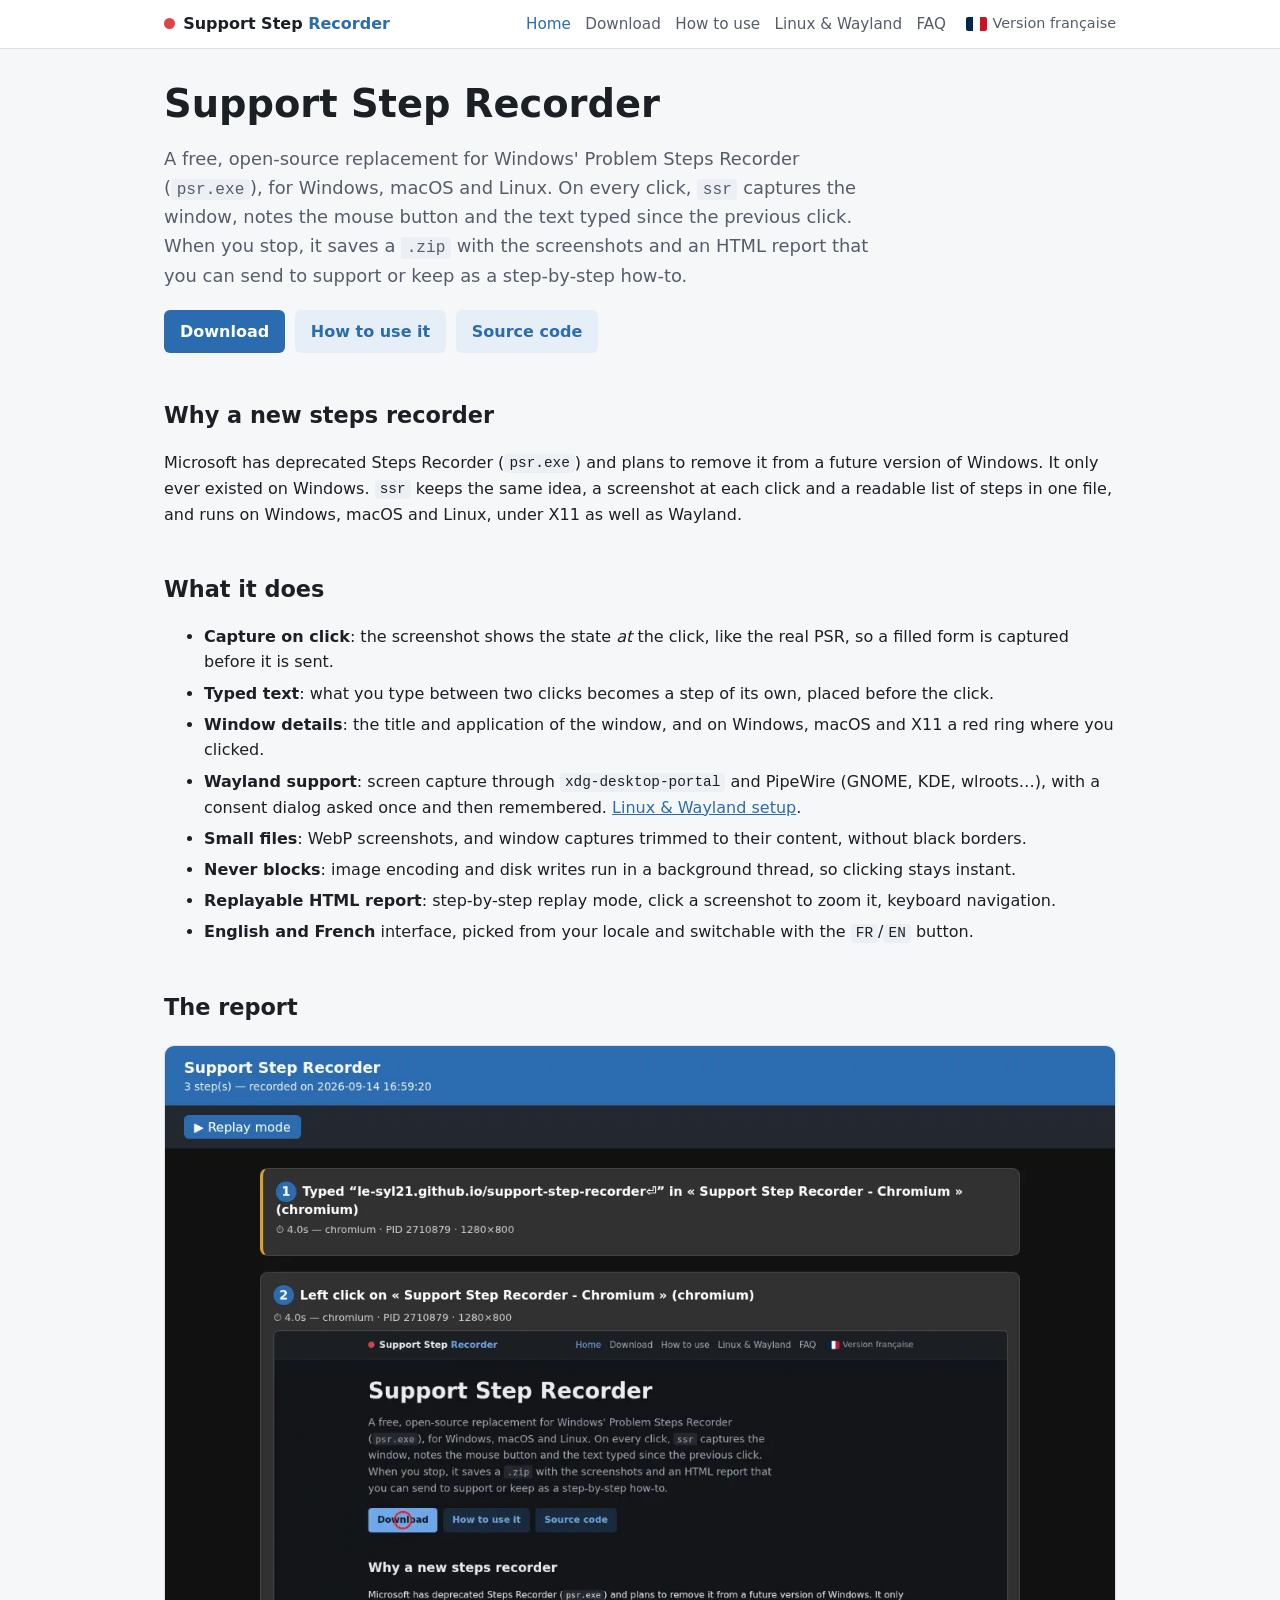
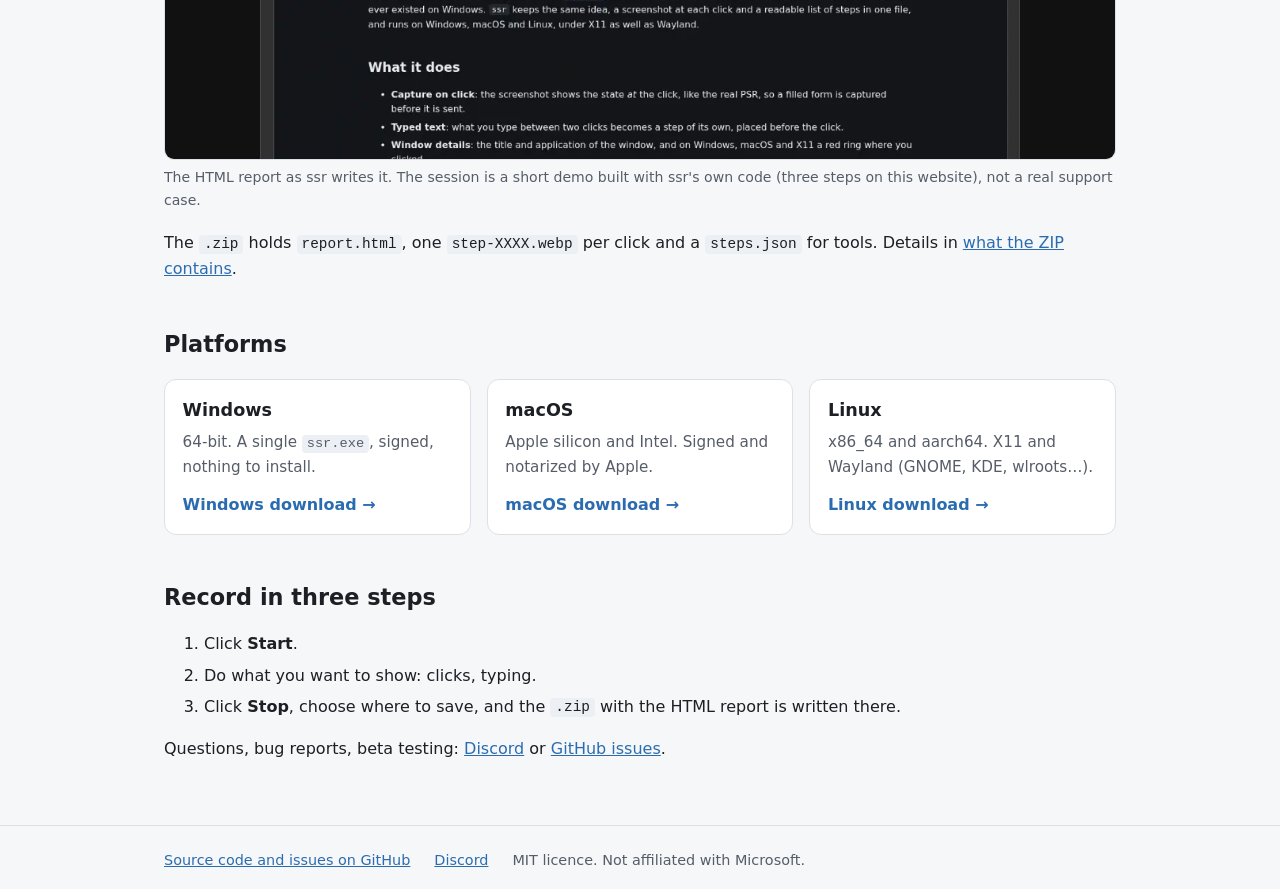
<file: docs/index.html>
<!doctype html>
<html lang="en">
<head>
<meta charset="utf-8">
<meta name="viewport" content="width=device-width, initial-scale=1">
<title>Free Problem Steps Recorder (psr.exe) alternative for Windows, macOS and Linux</title>
<meta name="description" content="Support Step Recorder (ssr) takes a screenshot on every click, notes the text you type and saves a ZIP with an HTML report. A free, open-source replacement for psr.exe on Windows, macOS and Linux, Wayland included.">
<meta name="google-site-verification" content="TqbXre6qrm9jaoj6tFwRRiI2vuQilAZLm6kUJA-etmo">
<link rel="canonical" href="https://le-syl21.github.io/support-step-recorder/">
<link rel="alternate" hreflang="en" href="https://le-syl21.github.io/support-step-recorder/">
<link rel="alternate" hreflang="fr" href="https://le-syl21.github.io/support-step-recorder/fr/">
<link rel="alternate" hreflang="x-default" href="https://le-syl21.github.io/support-step-recorder/">
<meta property="og:type" content="website">
<meta property="og:site_name" content="Support Step Recorder">
<meta property="og:title" content="Free Problem Steps Recorder (psr.exe) alternative for Windows, macOS and Linux">
<meta property="og:description" content="Support Step Recorder (ssr) takes a screenshot on every click, notes the text you type and saves a ZIP with an HTML report. A free, open-source replacement for psr.exe on Windows, macOS and Linux, Wayland included.">
<meta property="og:url" content="https://le-syl21.github.io/support-step-recorder/">
<meta property="og:image" content="https://le-syl21.github.io/support-step-recorder/img/og.jpg">
<meta property="og:image:width" content="1200">
<meta property="og:image:height" content="630">
<meta property="og:locale" content="en_GB">
<meta property="og:locale:alternate" content="fr_FR">
<meta name="twitter:card" content="summary_large_image">
<meta name="twitter:title" content="Free Problem Steps Recorder (psr.exe) alternative for Windows, macOS and Linux">
<meta name="twitter:description" content="Support Step Recorder (ssr) takes a screenshot on every click, notes the text you type and saves a ZIP with an HTML report. A free, open-source replacement for psr.exe on Windows, macOS and Linux, Wayland included.">
<meta name="twitter:image" content="https://le-syl21.github.io/support-step-recorder/img/og.jpg">
<link rel="icon" href="data:image/svg+xml,<svg xmlns='http://www.w3.org/2000/svg' viewBox='0 0 16 16'><circle cx='8' cy='8' r='7' fill='%23dc4646'/></svg>">
<link rel="stylesheet" href="style.css">
<script type="application/ld+json">{"@context": "https://schema.org", "@type": "SoftwareApplication", "name": "Support Step Recorder", "alternateName": "ssr", "description": "Support Step Recorder (ssr) takes a screenshot on every click, notes the text you type and saves a ZIP with an HTML report. A free, open-source replacement for psr.exe on Windows, macOS and Linux, Wayland included.", "operatingSystem": "Windows, macOS, Linux", "applicationCategory": "UtilitiesApplication", "offers": {"@type": "Offer", "price": "0", "priceCurrency": "EUR"}, "isAccessibleForFree": true, "license": "https://opensource.org/licenses/MIT", "downloadUrl": "https://le-syl21.github.io/support-step-recorder/download.html", "codeRepository": "https://github.com/Le-Syl21/support-step-recorder", "url": "https://le-syl21.github.io/support-step-recorder/", "inLanguage": ["en", "fr"]}</script>
</head>
<body>
<header class="site"><div class="wrap">
<a class="brand" href="./">Support Step <span>Recorder</span></a>
<nav class="main"><a href="./" aria-current="page">Home</a><a href="download.html">Download</a><a href="guide.html">How to use</a><a href="linux-wayland.html">Linux & Wayland</a><a href="faq.html">FAQ</a></nav>
<a class="lang" href="fr/" hreflang="fr"><img src="img/fr.svg" alt="FR" width="21" height="14">Version française</a>
</div></header>
<main><div class="wrap">
<h1>Support Step Recorder</h1>
<p class="lead">A free, open-source replacement for Windows' Problem Steps Recorder (<code>psr.exe</code>), for
Windows, macOS and Linux. On every click, <code>ssr</code> captures the window, notes the mouse button and the text
typed since the previous click. When you stop, it saves a <code>.zip</code> with the screenshots and an HTML report
that you can send to support or keep as a step-by-step how-to.</p>
<div class="actions"><a class="btn" href="download.html">Download</a>
<a class="btn ghost" href="guide.html">How to use it</a>
<a class="btn ghost" href="https://github.com/Le-Syl21/support-step-recorder">Source code</a></div>

<h2>Why a new steps recorder</h2>
<p>Microsoft has deprecated Steps Recorder (<code>psr.exe</code>) and plans to remove it from a future version of
Windows. It only ever existed on Windows. <code>ssr</code> keeps the same idea, a screenshot at each click and a
readable list of steps in one file, and runs on Windows, macOS and Linux, under X11 as well as Wayland.</p>

<h2>What it does</h2>
<ul>
<li><strong>Capture on click</strong>: the screenshot shows the state <em>at</em> the click, like the real PSR, so a
filled form is captured before it is sent.</li>
<li><strong>Typed text</strong>: what you type between two clicks becomes a step of its own, placed before the click.</li>
<li><strong>Window details</strong>: the title and application of the window, and on Windows, macOS and X11 a red
ring where you clicked.</li>
<li><strong>Wayland support</strong>: screen capture through <code>xdg-desktop-portal</code> and PipeWire (GNOME, KDE,
wlroots…), with a consent dialog asked once and then remembered. <a href="linux-wayland.html">Linux &amp; Wayland setup</a>.</li>
<li><strong>Small files</strong>: WebP screenshots, and window captures trimmed to their content, without black borders.</li>
<li><strong>Never blocks</strong>: image encoding and disk writes run in a background thread, so clicking stays instant.</li>
<li><strong>Replayable HTML report</strong>: step-by-step replay mode, click a screenshot to zoom it, keyboard navigation.</li>
<li><strong>English and French</strong> interface, picked from your locale and switchable with the <code>FR</code>/<code>EN</code> button.</li>
</ul>

<h2>The report</h2>
<figure class="shot"><img src="img/report-en.webp" width="1200" height="900" loading="lazy" alt="HTML report written by Support Step Recorder: numbered steps with their description and screenshot"><figcaption>The HTML report as ssr writes it. The session is a short demo built with ssr's own code (three steps on this website), not a real support case.</figcaption></figure>
<p>The <code>.zip</code> holds <code>report.html</code>, one <code>step-XXXX.webp</code> per click and a
<code>steps.json</code> for tools. Details in <a href="guide.html#zip">what the ZIP contains</a>.</p>

<h2>Platforms</h2>
<div class="cards">
<div class="card"><h3>Windows</h3><p>64-bit. A single <code>ssr.exe</code>, signed, nothing to install.</p><a class="more" href="download.html#windows">Windows download →</a></div>
<div class="card"><h3>macOS</h3><p>Apple silicon and Intel. Signed and notarized by Apple.</p><a class="more" href="download.html#macos">macOS download →</a></div>
<div class="card"><h3>Linux</h3><p>x86_64 and aarch64. X11 and Wayland (GNOME, KDE, wlroots…).</p><a class="more" href="download.html#linux">Linux download →</a></div>
</div>

<h2>Record in three steps</h2>
<ol>
<li>Click <strong>Start</strong>.</li>
<li>Do what you want to show: clicks, typing.</li>
<li>Click <strong>Stop</strong>, choose where to save, and the <code>.zip</code> with the HTML report is written there.</li>
</ol>
<p>Questions, bug reports, beta testing: <a href="https://discord.gg/T37DYHmt2j">Discord</a> or <a href="https://github.com/Le-Syl21/support-step-recorder/issues">GitHub issues</a>.</p>
</div></main>
<footer class="site"><div class="wrap">
<a href="https://github.com/Le-Syl21/support-step-recorder">Source code and issues on GitHub</a>
<a href="https://discord.gg/T37DYHmt2j">Discord</a>
<span>MIT licence. Not affiliated with Microsoft.</span>
</div></footer>
</body>
</html>
</file>
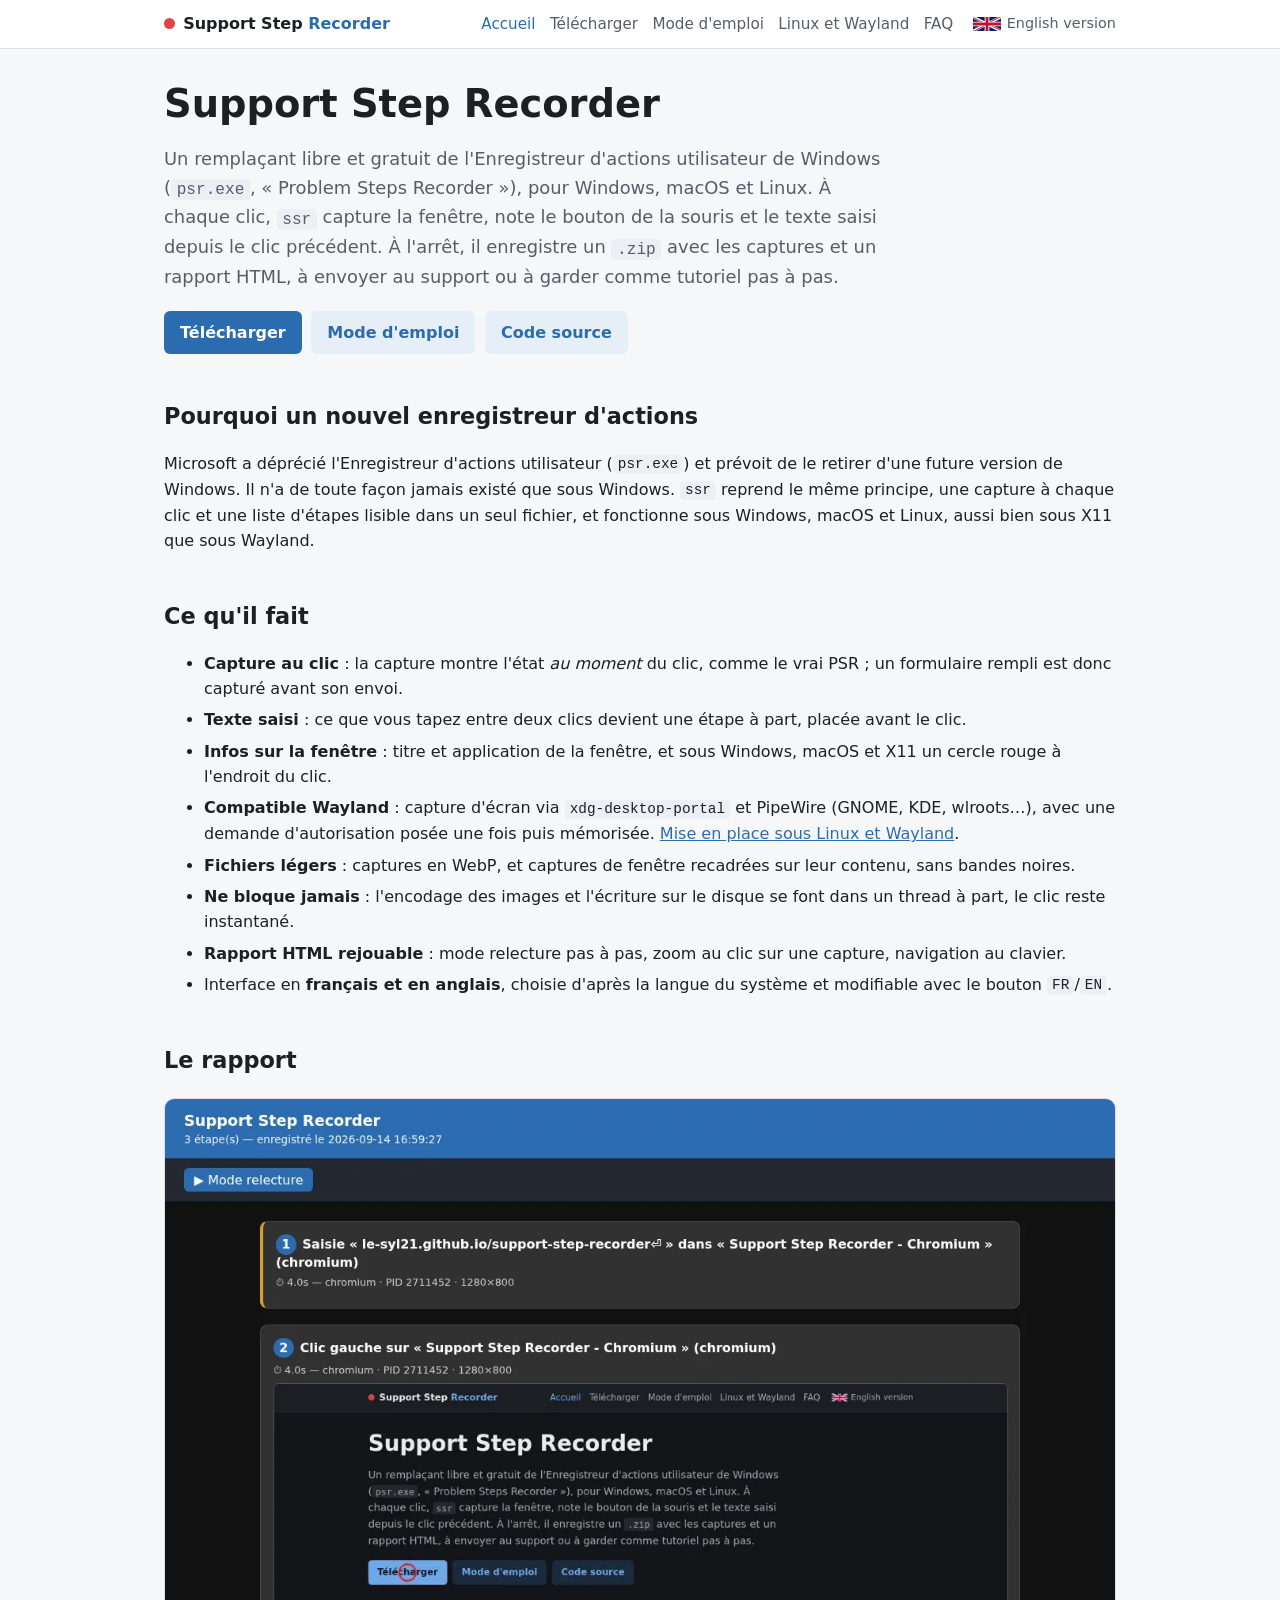
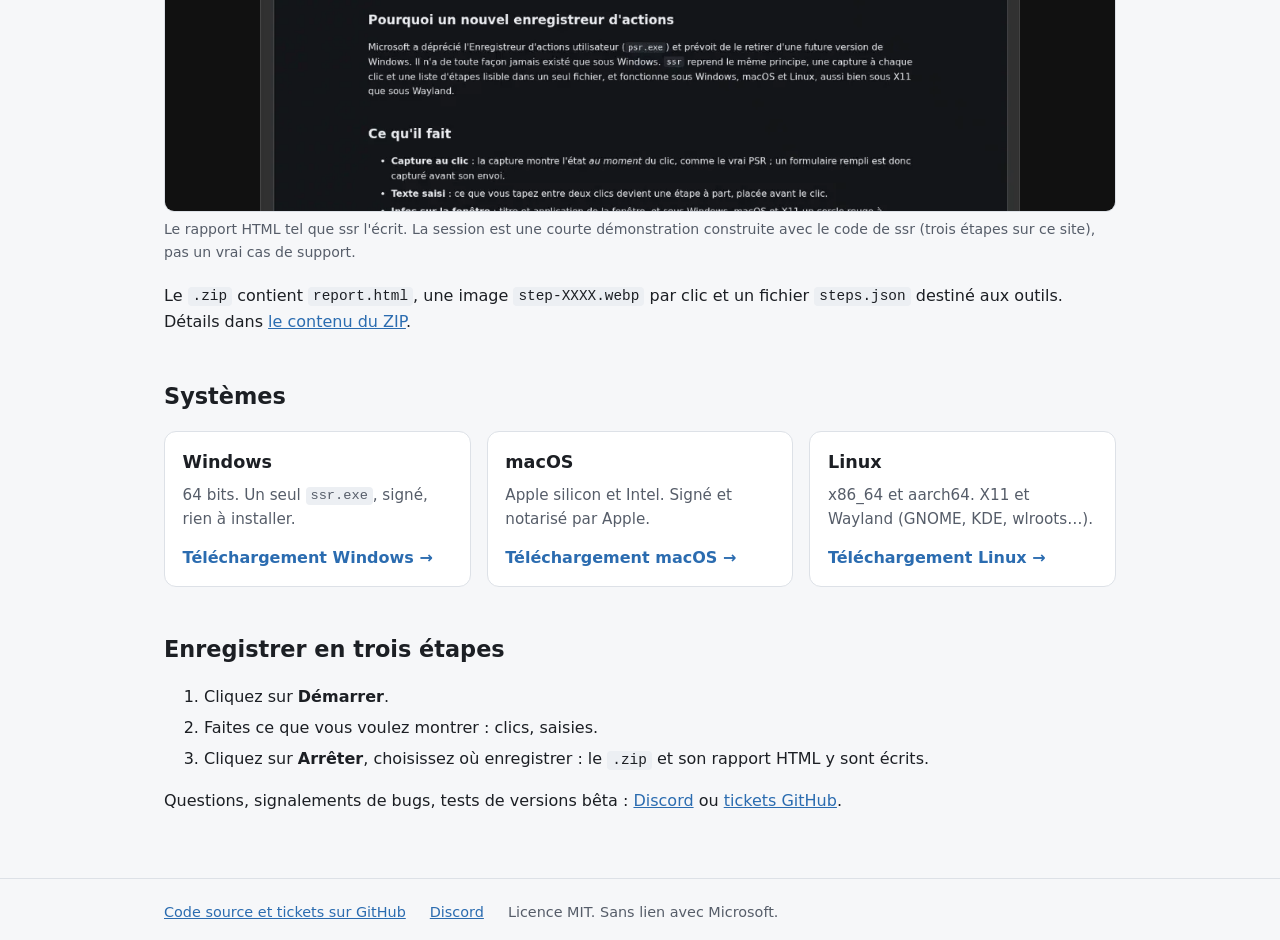
<file: docs/fr/index.html>
<!doctype html>
<html lang="fr">
<head>
<meta charset="utf-8">
<meta name="viewport" content="width=device-width, initial-scale=1">
<title>Alternative gratuite à l&#x27;Enregistreur d&#x27;actions utilisateur (psr.exe) pour Windows, macOS et Linux</title>
<meta name="description" content="Support Step Recorder (ssr) prend une capture à chaque clic, note le texte saisi et enregistre un ZIP avec un rapport HTML. Remplaçant libre et gratuit de psr.exe pour Windows, macOS et Linux, Wayland compris.">
<meta name="google-site-verification" content="TqbXre6qrm9jaoj6tFwRRiI2vuQilAZLm6kUJA-etmo">
<link rel="canonical" href="https://le-syl21.github.io/support-step-recorder/fr/">
<link rel="alternate" hreflang="en" href="https://le-syl21.github.io/support-step-recorder/">
<link rel="alternate" hreflang="fr" href="https://le-syl21.github.io/support-step-recorder/fr/">
<link rel="alternate" hreflang="x-default" href="https://le-syl21.github.io/support-step-recorder/">
<meta property="og:type" content="website">
<meta property="og:site_name" content="Support Step Recorder">
<meta property="og:title" content="Alternative gratuite à l&#x27;Enregistreur d&#x27;actions utilisateur (psr.exe) pour Windows, macOS et Linux">
<meta property="og:description" content="Support Step Recorder (ssr) prend une capture à chaque clic, note le texte saisi et enregistre un ZIP avec un rapport HTML. Remplaçant libre et gratuit de psr.exe pour Windows, macOS et Linux, Wayland compris.">
<meta property="og:url" content="https://le-syl21.github.io/support-step-recorder/fr/">
<meta property="og:image" content="https://le-syl21.github.io/support-step-recorder/img/og.jpg">
<meta property="og:image:width" content="1200">
<meta property="og:image:height" content="630">
<meta property="og:locale" content="fr_FR">
<meta property="og:locale:alternate" content="en_GB">
<meta name="twitter:card" content="summary_large_image">
<meta name="twitter:title" content="Alternative gratuite à l&#x27;Enregistreur d&#x27;actions utilisateur (psr.exe) pour Windows, macOS et Linux">
<meta name="twitter:description" content="Support Step Recorder (ssr) prend une capture à chaque clic, note le texte saisi et enregistre un ZIP avec un rapport HTML. Remplaçant libre et gratuit de psr.exe pour Windows, macOS et Linux, Wayland compris.">
<meta name="twitter:image" content="https://le-syl21.github.io/support-step-recorder/img/og.jpg">
<link rel="icon" href="data:image/svg+xml,<svg xmlns='http://www.w3.org/2000/svg' viewBox='0 0 16 16'><circle cx='8' cy='8' r='7' fill='%23dc4646'/></svg>">
<link rel="stylesheet" href="../style.css">
<script type="application/ld+json">{"@context": "https://schema.org", "@type": "SoftwareApplication", "name": "Support Step Recorder", "alternateName": "ssr", "description": "Support Step Recorder (ssr) prend une capture à chaque clic, note le texte saisi et enregistre un ZIP avec un rapport HTML. Remplaçant libre et gratuit de psr.exe pour Windows, macOS et Linux, Wayland compris.", "operatingSystem": "Windows, macOS, Linux", "applicationCategory": "UtilitiesApplication", "offers": {"@type": "Offer", "price": "0", "priceCurrency": "EUR"}, "isAccessibleForFree": true, "license": "https://opensource.org/licenses/MIT", "downloadUrl": "https://le-syl21.github.io/support-step-recorder/fr/download.html", "codeRepository": "https://github.com/Le-Syl21/support-step-recorder", "url": "https://le-syl21.github.io/support-step-recorder/fr/", "inLanguage": ["en", "fr"]}</script>
</head>
<body>
<header class="site"><div class="wrap">
<a class="brand" href="../fr/">Support Step <span>Recorder</span></a>
<nav class="main"><a href="../fr/" aria-current="page">Accueil</a><a href="../fr/download.html">Télécharger</a><a href="../fr/guide.html">Mode d'emploi</a><a href="../fr/linux-wayland.html">Linux et Wayland</a><a href="../fr/faq.html">FAQ</a></nav>
<a class="lang" href="../" hreflang="en"><img src="../img/gb.svg" alt="GB" width="21" height="14">English version</a>
</div></header>
<main><div class="wrap">
<h1>Support Step Recorder</h1>
<p class="lead">Un remplaçant libre et gratuit de l'Enregistreur d'actions utilisateur de Windows
(<code>psr.exe</code>, « Problem Steps Recorder »), pour Windows, macOS et Linux. À chaque clic, <code>ssr</code>
capture la fenêtre, note le bouton de la souris et le texte saisi depuis le clic précédent. À l'arrêt, il
enregistre un <code>.zip</code> avec les captures et un rapport HTML, à envoyer au support ou à garder comme tutoriel
pas à pas.</p>
<div class="actions"><a class="btn" href="../fr/download.html">Télécharger</a>
<a class="btn ghost" href="../fr/guide.html">Mode d'emploi</a>
<a class="btn ghost" href="https://github.com/Le-Syl21/support-step-recorder">Code source</a></div>

<h2>Pourquoi un nouvel enregistreur d'actions</h2>
<p>Microsoft a déprécié l'Enregistreur d'actions utilisateur (<code>psr.exe</code>) et prévoit de le retirer d'une
future version de Windows. Il n'a de toute façon jamais existé que sous Windows. <code>ssr</code> reprend le même
principe, une capture à chaque clic et une liste d'étapes lisible dans un seul fichier, et fonctionne sous Windows,
macOS et Linux, aussi bien sous X11 que sous Wayland.</p>

<h2>Ce qu'il fait</h2>
<ul>
<li><strong>Capture au clic</strong> : la capture montre l'état <em>au moment</em> du clic, comme le vrai PSR ; un
formulaire rempli est donc capturé avant son envoi.</li>
<li><strong>Texte saisi</strong> : ce que vous tapez entre deux clics devient une étape à part, placée avant le clic.</li>
<li><strong>Infos sur la fenêtre</strong> : titre et application de la fenêtre, et sous Windows, macOS et X11 un
cercle rouge à l'endroit du clic.</li>
<li><strong>Compatible Wayland</strong> : capture d'écran via <code>xdg-desktop-portal</code> et PipeWire (GNOME, KDE,
wlroots…), avec une demande d'autorisation posée une fois puis mémorisée. <a href="../fr/linux-wayland.html">Mise en place sous Linux et Wayland</a>.</li>
<li><strong>Fichiers légers</strong> : captures en WebP, et captures de fenêtre recadrées sur leur contenu, sans bandes noires.</li>
<li><strong>Ne bloque jamais</strong> : l'encodage des images et l'écriture sur le disque se font dans un thread à part, le clic reste instantané.</li>
<li><strong>Rapport HTML rejouable</strong> : mode relecture pas à pas, zoom au clic sur une capture, navigation au clavier.</li>
<li>Interface en <strong>français et en anglais</strong>, choisie d'après la langue du système et modifiable avec le bouton <code>FR</code>/<code>EN</code>.</li>
</ul>

<h2>Le rapport</h2>
<figure class="shot"><img src="../img/report-fr.webp" width="1200" height="900" loading="lazy" alt="Rapport HTML écrit par Support Step Recorder : étapes numérotées avec leur description et leur capture"><figcaption>Le rapport HTML tel que ssr l'écrit. La session est une courte démonstration construite avec le code de ssr (trois étapes sur ce site), pas un vrai cas de support.</figcaption></figure>
<p>Le <code>.zip</code> contient <code>report.html</code>, une image <code>step-XXXX.webp</code> par clic et un
fichier <code>steps.json</code> destiné aux outils. Détails dans <a href="../fr/guide.html#zip">le contenu du ZIP</a>.</p>

<h2>Systèmes</h2>
<div class="cards">
<div class="card"><h3>Windows</h3><p>64 bits. Un seul <code>ssr.exe</code>, signé, rien à installer.</p><a class="more" href="../fr/download.html#windows">Téléchargement Windows →</a></div>
<div class="card"><h3>macOS</h3><p>Apple silicon et Intel. Signé et notarisé par Apple.</p><a class="more" href="../fr/download.html#macos">Téléchargement macOS →</a></div>
<div class="card"><h3>Linux</h3><p>x86_64 et aarch64. X11 et Wayland (GNOME, KDE, wlroots…).</p><a class="more" href="../fr/download.html#linux">Téléchargement Linux →</a></div>
</div>

<h2>Enregistrer en trois étapes</h2>
<ol>
<li>Cliquez sur <strong>Démarrer</strong>.</li>
<li>Faites ce que vous voulez montrer : clics, saisies.</li>
<li>Cliquez sur <strong>Arrêter</strong>, choisissez où enregistrer : le <code>.zip</code> et son rapport HTML y sont écrits.</li>
</ol>
<p>Questions, signalements de bugs, tests de versions bêta : <a href="https://discord.gg/T37DYHmt2j">Discord</a> ou <a href="https://github.com/Le-Syl21/support-step-recorder/issues">tickets GitHub</a>.</p>
</div></main>
<footer class="site"><div class="wrap">
<a href="https://github.com/Le-Syl21/support-step-recorder">Code source et tickets sur GitHub</a>
<a href="https://discord.gg/T37DYHmt2j">Discord</a>
<span>Licence MIT. Sans lien avec Microsoft.</span>
</div></footer>
</body>
</html>
</file>
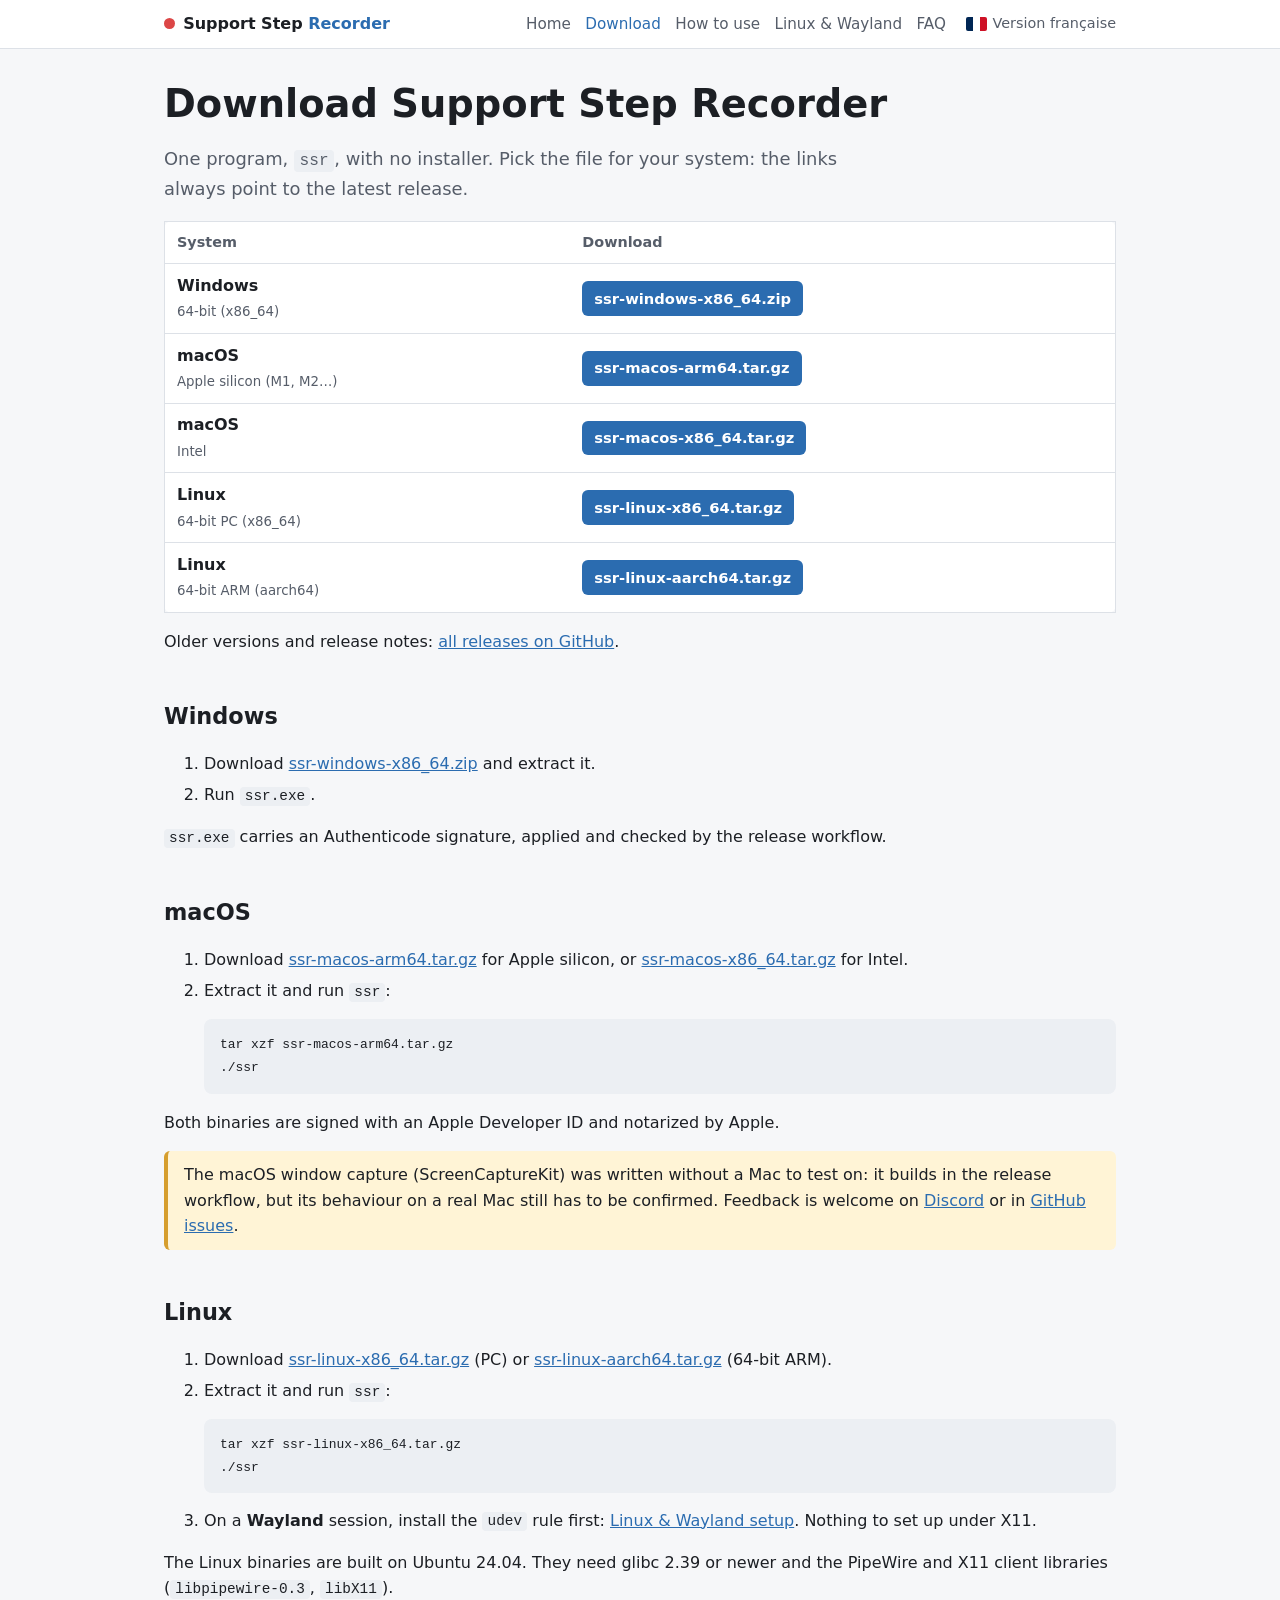
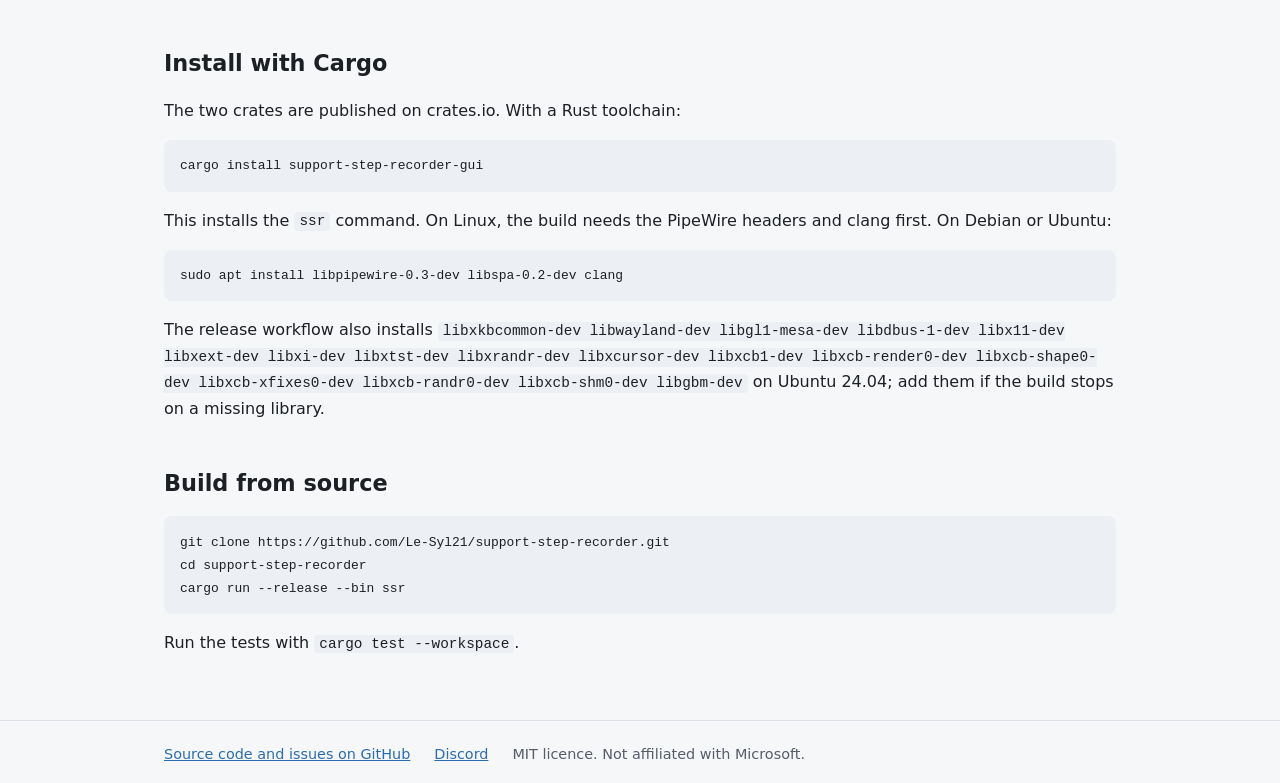
<file: docs/download.html>
<!doctype html>
<html lang="en">
<head>
<meta charset="utf-8">
<meta name="viewport" content="width=device-width, initial-scale=1">
<title>Download Support Step Recorder for Windows, macOS and Linux – free psr.exe replacement</title>
<meta name="description" content="Download ssr, the free Problem Steps Recorder alternative: Windows (signed .exe), macOS Apple silicon and Intel (signed, notarized), Linux x86_64 and aarch64. Or install it with cargo.">
<link rel="canonical" href="https://le-syl21.github.io/support-step-recorder/download.html">
<link rel="alternate" hreflang="en" href="https://le-syl21.github.io/support-step-recorder/download.html">
<link rel="alternate" hreflang="fr" href="https://le-syl21.github.io/support-step-recorder/fr/download.html">
<link rel="alternate" hreflang="x-default" href="https://le-syl21.github.io/support-step-recorder/download.html">
<meta property="og:type" content="website">
<meta property="og:site_name" content="Support Step Recorder">
<meta property="og:title" content="Download Support Step Recorder for Windows, macOS and Linux – free psr.exe replacement">
<meta property="og:description" content="Download ssr, the free Problem Steps Recorder alternative: Windows (signed .exe), macOS Apple silicon and Intel (signed, notarized), Linux x86_64 and aarch64. Or install it with cargo.">
<meta property="og:url" content="https://le-syl21.github.io/support-step-recorder/download.html">
<meta property="og:image" content="https://le-syl21.github.io/support-step-recorder/img/og.jpg">
<meta property="og:image:width" content="1200">
<meta property="og:image:height" content="630">
<meta property="og:locale" content="en_GB">
<meta property="og:locale:alternate" content="fr_FR">
<meta name="twitter:card" content="summary_large_image">
<meta name="twitter:title" content="Download Support Step Recorder for Windows, macOS and Linux – free psr.exe replacement">
<meta name="twitter:description" content="Download ssr, the free Problem Steps Recorder alternative: Windows (signed .exe), macOS Apple silicon and Intel (signed, notarized), Linux x86_64 and aarch64. Or install it with cargo.">
<meta name="twitter:image" content="https://le-syl21.github.io/support-step-recorder/img/og.jpg">
<link rel="icon" href="data:image/svg+xml,<svg xmlns='http://www.w3.org/2000/svg' viewBox='0 0 16 16'><circle cx='8' cy='8' r='7' fill='%23dc4646'/></svg>">
<link rel="stylesheet" href="style.css">
<script type="application/ld+json">{"@context": "https://schema.org", "@type": "SoftwareApplication", "name": "Support Step Recorder", "alternateName": "ssr", "description": "Free, open-source alternative to Windows' Problem Steps Recorder (psr.exe).", "operatingSystem": "Windows, macOS, Linux", "applicationCategory": "UtilitiesApplication", "offers": {"@type": "Offer", "price": "0", "priceCurrency": "EUR"}, "isAccessibleForFree": true, "license": "https://opensource.org/licenses/MIT", "downloadUrl": "https://le-syl21.github.io/support-step-recorder/download.html", "codeRepository": "https://github.com/Le-Syl21/support-step-recorder", "url": "https://le-syl21.github.io/support-step-recorder/", "inLanguage": ["en", "fr"]}</script>
</head>
<body>
<header class="site"><div class="wrap">
<a class="brand" href="./">Support Step <span>Recorder</span></a>
<nav class="main"><a href="./">Home</a><a href="download.html" aria-current="page">Download</a><a href="guide.html">How to use</a><a href="linux-wayland.html">Linux & Wayland</a><a href="faq.html">FAQ</a></nav>
<a class="lang" href="fr/download.html" hreflang="fr"><img src="img/fr.svg" alt="FR" width="21" height="14">Version française</a>
</div></header>
<main><div class="wrap">
<h1>Download Support Step Recorder</h1>
<p class="lead">One program, <code>ssr</code>, with no installer. Pick the file for your system: the links always
point to the latest release.</p>
<div class="table"><table class="dl"><thead><tr><th>System</th><th>Download</th></tr></thead><tbody><tr><td><strong>Windows</strong><br><small>64-bit (x86_64)</small></td><td><a class="btn" href="https://github.com/Le-Syl21/support-step-recorder/releases/latest/download/ssr-windows-x86_64.zip">ssr-windows-x86_64.zip</a></td></tr><tr><td><strong>macOS</strong><br><small>Apple silicon (M1, M2…)</small></td><td><a class="btn" href="https://github.com/Le-Syl21/support-step-recorder/releases/latest/download/ssr-macos-arm64.tar.gz">ssr-macos-arm64.tar.gz</a></td></tr><tr><td><strong>macOS</strong><br><small>Intel</small></td><td><a class="btn" href="https://github.com/Le-Syl21/support-step-recorder/releases/latest/download/ssr-macos-x86_64.tar.gz">ssr-macos-x86_64.tar.gz</a></td></tr><tr><td><strong>Linux</strong><br><small>64-bit PC (x86_64)</small></td><td><a class="btn" href="https://github.com/Le-Syl21/support-step-recorder/releases/latest/download/ssr-linux-x86_64.tar.gz">ssr-linux-x86_64.tar.gz</a></td></tr><tr><td><strong>Linux</strong><br><small>64-bit ARM (aarch64)</small></td><td><a class="btn" href="https://github.com/Le-Syl21/support-step-recorder/releases/latest/download/ssr-linux-aarch64.tar.gz">ssr-linux-aarch64.tar.gz</a></td></tr></tbody></table></div>
<p>Older versions and release notes: <a href="https://github.com/Le-Syl21/support-step-recorder/releases">all releases on GitHub</a>.</p>

<h2 id="windows">Windows</h2>
<ol>
<li>Download <a href="https://github.com/Le-Syl21/support-step-recorder/releases/latest/download/ssr-windows-x86_64.zip">ssr-windows-x86_64.zip</a> and extract it.</li>
<li>Run <code>ssr.exe</code>.</li>
</ol>
<p><code>ssr.exe</code> carries an Authenticode signature, applied and checked by the release workflow.</p>

<h2 id="macos">macOS</h2>
<ol>
<li>Download <a href="https://github.com/Le-Syl21/support-step-recorder/releases/latest/download/ssr-macos-arm64.tar.gz">ssr-macos-arm64.tar.gz</a> for Apple silicon, or
<a href="https://github.com/Le-Syl21/support-step-recorder/releases/latest/download/ssr-macos-x86_64.tar.gz">ssr-macos-x86_64.tar.gz</a> for Intel.</li>
<li>Extract it and run <code>ssr</code>:
<pre><code>tar xzf ssr-macos-arm64.tar.gz
./ssr</code></pre></li>
</ol>
<p>Both binaries are signed with an Apple Developer ID and notarized by Apple.</p>
<div class="note">The macOS window capture (ScreenCaptureKit) was written without a Mac to test on: it builds in the
release workflow, but its behaviour on a real Mac still has to be confirmed. Feedback is welcome on
<a href="https://discord.gg/T37DYHmt2j">Discord</a> or in <a href="https://github.com/Le-Syl21/support-step-recorder/issues">GitHub issues</a>.</div>

<h2 id="linux">Linux</h2>
<ol>
<li>Download <a href="https://github.com/Le-Syl21/support-step-recorder/releases/latest/download/ssr-linux-x86_64.tar.gz">ssr-linux-x86_64.tar.gz</a> (PC) or
<a href="https://github.com/Le-Syl21/support-step-recorder/releases/latest/download/ssr-linux-aarch64.tar.gz">ssr-linux-aarch64.tar.gz</a> (64-bit ARM).</li>
<li>Extract it and run <code>ssr</code>:
<pre><code>tar xzf ssr-linux-x86_64.tar.gz
./ssr</code></pre></li>
<li>On a <strong>Wayland</strong> session, install the <code>udev</code> rule first:
<a href="linux-wayland.html">Linux &amp; Wayland setup</a>. Nothing to set up under X11.</li>
</ol>
<p>The Linux binaries are built on Ubuntu 24.04. They need glibc 2.39 or newer and the PipeWire and X11 client
libraries (<code>libpipewire-0.3</code>, <code>libX11</code>).</p>

<h2 id="cargo">Install with Cargo</h2>
<p>The two crates are published on crates.io. With a Rust toolchain:</p>
<pre><code>cargo install support-step-recorder-gui</code></pre>
<p>This installs the <code>ssr</code> command. On Linux, the build needs the PipeWire headers and clang first. On
Debian or Ubuntu:</p>
<pre><code>sudo apt install libpipewire-0.3-dev libspa-0.2-dev clang</code></pre>
<p>The release workflow also installs <code>libxkbcommon-dev libwayland-dev libgl1-mesa-dev libdbus-1-dev libx11-dev
libxext-dev libxi-dev libxtst-dev libxrandr-dev libxcursor-dev libxcb1-dev libxcb-render0-dev libxcb-shape0-dev
libxcb-xfixes0-dev libxcb-randr0-dev libxcb-shm0-dev libgbm-dev</code> on Ubuntu 24.04; add them if the build stops
on a missing library.</p>

<h2 id="source">Build from source</h2>
<pre><code>git clone https://github.com/Le-Syl21/support-step-recorder.git
cd support-step-recorder
cargo run --release --bin ssr</code></pre>
<p>Run the tests with <code>cargo test --workspace</code>.</p>
</div></main>
<footer class="site"><div class="wrap">
<a href="https://github.com/Le-Syl21/support-step-recorder">Source code and issues on GitHub</a>
<a href="https://discord.gg/T37DYHmt2j">Discord</a>
<span>MIT licence. Not affiliated with Microsoft.</span>
</div></footer>
</body>
</html>
</file>
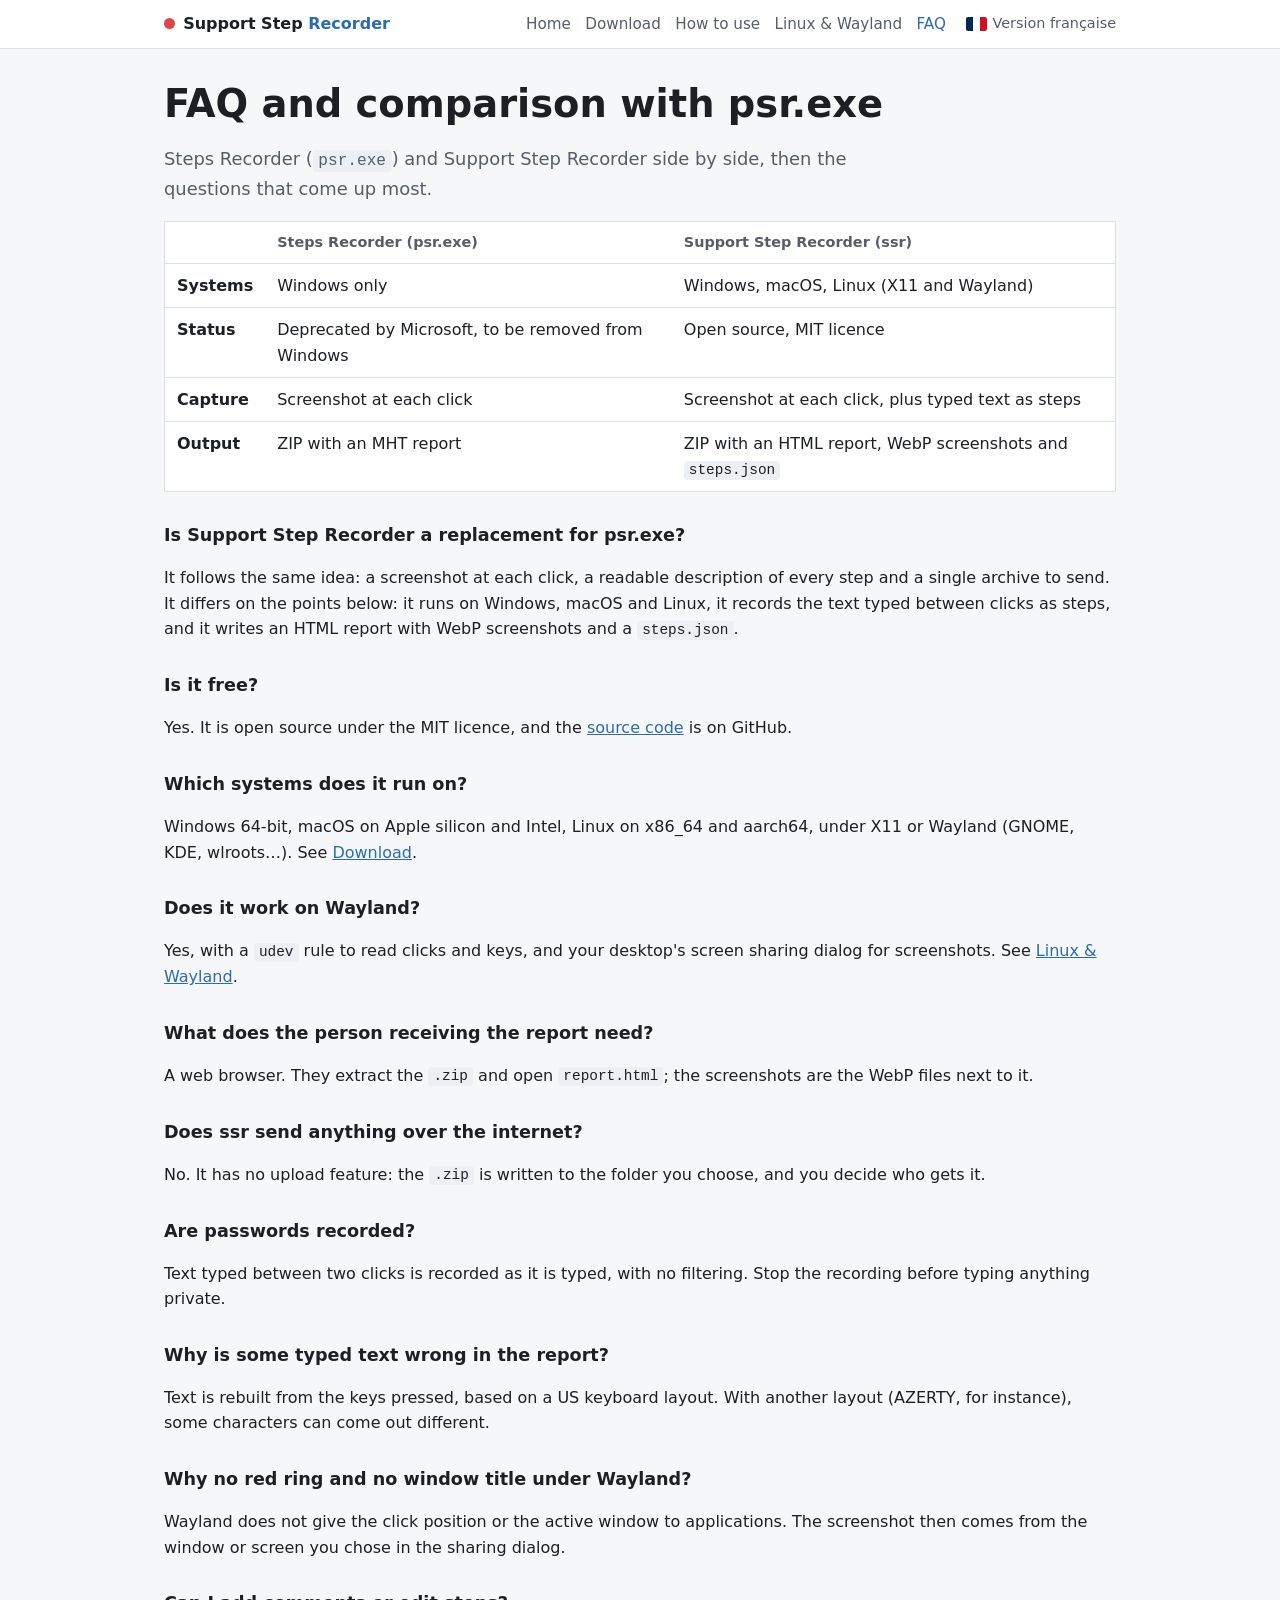
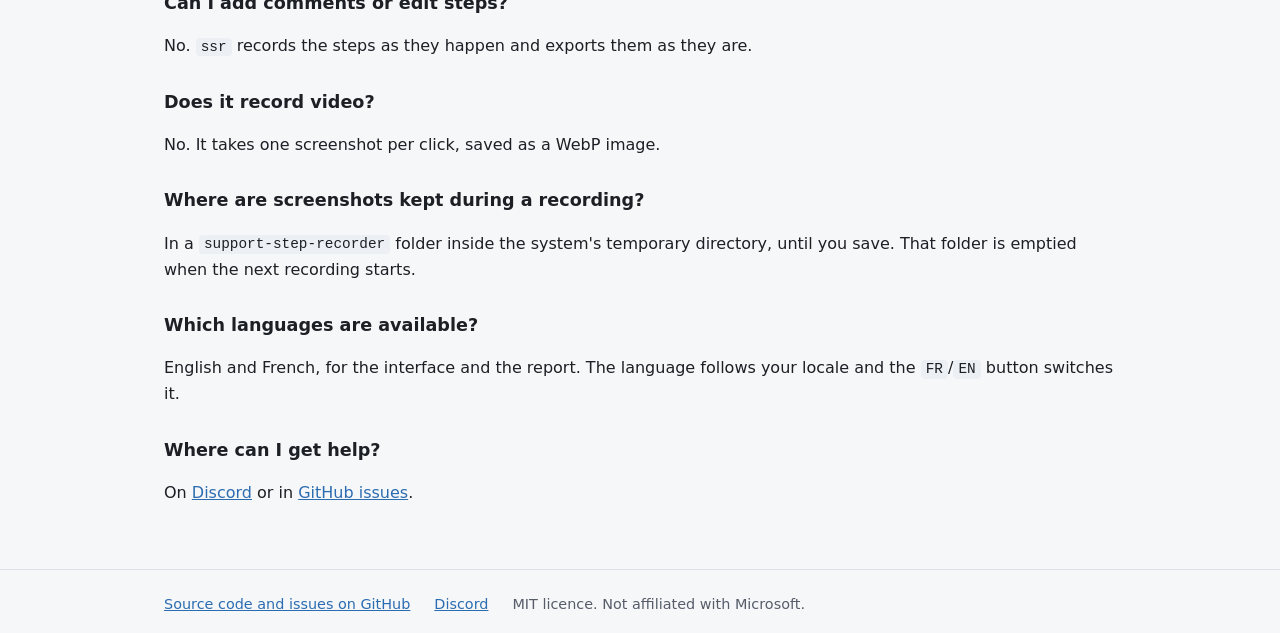
<file: docs/faq.html>
<!doctype html>
<html lang="en">
<head>
<meta charset="utf-8">
<meta name="viewport" content="width=device-width, initial-scale=1">
<title>Problem Steps Recorder (psr.exe) replacement: FAQ and comparison – Support Step Recorder</title>
<meta name="description" content="How Support Step Recorder compares with Windows Steps Recorder (psr.exe), and answers about platforms, Wayland, privacy, typed text and the HTML report.">
<link rel="canonical" href="https://le-syl21.github.io/support-step-recorder/faq.html">
<link rel="alternate" hreflang="en" href="https://le-syl21.github.io/support-step-recorder/faq.html">
<link rel="alternate" hreflang="fr" href="https://le-syl21.github.io/support-step-recorder/fr/faq.html">
<link rel="alternate" hreflang="x-default" href="https://le-syl21.github.io/support-step-recorder/faq.html">
<meta property="og:type" content="website">
<meta property="og:site_name" content="Support Step Recorder">
<meta property="og:title" content="Problem Steps Recorder (psr.exe) replacement: FAQ and comparison – Support Step Recorder">
<meta property="og:description" content="How Support Step Recorder compares with Windows Steps Recorder (psr.exe), and answers about platforms, Wayland, privacy, typed text and the HTML report.">
<meta property="og:url" content="https://le-syl21.github.io/support-step-recorder/faq.html">
<meta property="og:image" content="https://le-syl21.github.io/support-step-recorder/img/og.jpg">
<meta property="og:image:width" content="1200">
<meta property="og:image:height" content="630">
<meta property="og:locale" content="en_GB">
<meta property="og:locale:alternate" content="fr_FR">
<meta name="twitter:card" content="summary_large_image">
<meta name="twitter:title" content="Problem Steps Recorder (psr.exe) replacement: FAQ and comparison – Support Step Recorder">
<meta name="twitter:description" content="How Support Step Recorder compares with Windows Steps Recorder (psr.exe), and answers about platforms, Wayland, privacy, typed text and the HTML report.">
<meta name="twitter:image" content="https://le-syl21.github.io/support-step-recorder/img/og.jpg">
<link rel="icon" href="data:image/svg+xml,<svg xmlns='http://www.w3.org/2000/svg' viewBox='0 0 16 16'><circle cx='8' cy='8' r='7' fill='%23dc4646'/></svg>">
<link rel="stylesheet" href="style.css">
<script type="application/ld+json">{"@context": "https://schema.org", "@type": "FAQPage", "name": "Problem Steps Recorder (psr.exe) replacement: FAQ and comparison – Support Step Recorder", "inLanguage": "en", "url": "https://le-syl21.github.io/support-step-recorder/faq.html", "about": {"@type": "SoftwareApplication", "name": "Support Step Recorder", "alternateName": "ssr", "description": "Free, open-source alternative to Windows' Problem Steps Recorder (psr.exe).", "operatingSystem": "Windows, macOS, Linux", "applicationCategory": "UtilitiesApplication", "offers": {"@type": "Offer", "price": "0", "priceCurrency": "EUR"}, "isAccessibleForFree": true, "license": "https://opensource.org/licenses/MIT", "downloadUrl": "https://le-syl21.github.io/support-step-recorder/download.html", "codeRepository": "https://github.com/Le-Syl21/support-step-recorder", "url": "https://le-syl21.github.io/support-step-recorder/", "inLanguage": ["en", "fr"]}, "mainEntity": [{"@type": "Question", "name": "Is Support Step Recorder a replacement for psr.exe?", "acceptedAnswer": {"@type": "Answer", "text": "<p>It follows the same idea: a screenshot at each click, a readable description of every step and a single archive to send. It differs on the points below: it runs on Windows, macOS and Linux, it records the text typed between clicks as steps, and it writes an HTML report with WebP screenshots and a <code>steps.json<\/code>.<\/p>"}}, {"@type": "Question", "name": "Is it free?", "acceptedAnswer": {"@type": "Answer", "text": "<p>Yes. It is open source under the MIT licence, and the <a href=\"https://github.com/Le-Syl21/support-step-recorder\">source code<\/a> is on GitHub.<\/p>"}}, {"@type": "Question", "name": "Which systems does it run on?", "acceptedAnswer": {"@type": "Answer", "text": "<p>Windows 64-bit, macOS on Apple silicon and Intel, Linux on x86_64 and aarch64, under X11 or Wayland (GNOME, KDE, wlroots…). See <a href=\"download.html\">Download<\/a>.<\/p>"}}, {"@type": "Question", "name": "Does it work on Wayland?", "acceptedAnswer": {"@type": "Answer", "text": "<p>Yes, with a <code>udev<\/code> rule to read clicks and keys, and your desktop's screen sharing dialog for screenshots. See <a href=\"linux-wayland.html\">Linux &amp; Wayland<\/a>.<\/p>"}}, {"@type": "Question", "name": "What does the person receiving the report need?", "acceptedAnswer": {"@type": "Answer", "text": "<p>A web browser. They extract the <code>.zip<\/code> and open <code>report.html<\/code>; the screenshots are the WebP files next to it.<\/p>"}}, {"@type": "Question", "name": "Does ssr send anything over the internet?", "acceptedAnswer": {"@type": "Answer", "text": "<p>No. It has no upload feature: the <code>.zip<\/code> is written to the folder you choose, and you decide who gets it.<\/p>"}}, {"@type": "Question", "name": "Are passwords recorded?", "acceptedAnswer": {"@type": "Answer", "text": "<p>Text typed between two clicks is recorded as it is typed, with no filtering. Stop the recording before typing anything private.<\/p>"}}, {"@type": "Question", "name": "Why is some typed text wrong in the report?", "acceptedAnswer": {"@type": "Answer", "text": "<p>Text is rebuilt from the keys pressed, based on a US keyboard layout. With another layout (AZERTY, for instance), some characters can come out different.<\/p>"}}, {"@type": "Question", "name": "Why no red ring and no window title under Wayland?", "acceptedAnswer": {"@type": "Answer", "text": "<p>Wayland does not give the click position or the active window to applications. The screenshot then comes from the window or screen you chose in the sharing dialog.<\/p>"}}, {"@type": "Question", "name": "Can I add comments or edit steps?", "acceptedAnswer": {"@type": "Answer", "text": "<p>No. <code>ssr<\/code> records the steps as they happen and exports them as they are.<\/p>"}}, {"@type": "Question", "name": "Does it record video?", "acceptedAnswer": {"@type": "Answer", "text": "<p>No. It takes one screenshot per click, saved as a WebP image.<\/p>"}}, {"@type": "Question", "name": "Where are screenshots kept during a recording?", "acceptedAnswer": {"@type": "Answer", "text": "<p>In a <code>support-step-recorder<\/code> folder inside the system's temporary directory, until you save. That folder is emptied when the next recording starts.<\/p>"}}, {"@type": "Question", "name": "Which languages are available?", "acceptedAnswer": {"@type": "Answer", "text": "<p>English and French, for the interface and the report. The language follows your locale and the <code>FR<\/code>/<code>EN<\/code> button switches it.<\/p>"}}, {"@type": "Question", "name": "Where can I get help?", "acceptedAnswer": {"@type": "Answer", "text": "<p>On <a href=\"https://discord.gg/T37DYHmt2j\">Discord<\/a> or in <a href=\"https://github.com/Le-Syl21/support-step-recorder/issues\">GitHub issues<\/a>.<\/p>"}}]}</script>
</head>
<body>
<header class="site"><div class="wrap">
<a class="brand" href="./">Support Step <span>Recorder</span></a>
<nav class="main"><a href="./">Home</a><a href="download.html">Download</a><a href="guide.html">How to use</a><a href="linux-wayland.html">Linux & Wayland</a><a href="faq.html" aria-current="page">FAQ</a></nav>
<a class="lang" href="fr/faq.html" hreflang="fr"><img src="img/fr.svg" alt="FR" width="21" height="14">Version française</a>
</div></header>
<main><div class="wrap">
<h1>FAQ and comparison with psr.exe</h1>
<p class="lead">Steps Recorder (<code>psr.exe</code>) and Support Step Recorder side by side, then the questions that
come up most.</p>

<div class="table"><table><thead><tr><th></th><th>Steps Recorder (psr.exe)</th><th>Support Step Recorder (ssr)</th></tr></thead><tbody>
<tr><td><strong>Systems</strong></td><td>Windows only</td><td>Windows, macOS, Linux (X11 and Wayland)</td></tr>
<tr><td><strong>Status</strong></td><td>Deprecated by Microsoft, to be removed from Windows</td><td>Open source, MIT licence</td></tr>
<tr><td><strong>Capture</strong></td><td>Screenshot at each click</td><td>Screenshot at each click, plus typed text as steps</td></tr>
<tr><td><strong>Output</strong></td><td>ZIP with an MHT report</td><td>ZIP with an HTML report, WebP screenshots and <code>steps.json</code></td></tr>
</tbody></table></div>

<div class="faq">
<h3>Is Support Step Recorder a replacement for psr.exe?</h3>
<p>It follows the same idea: a screenshot at each click, a readable description of every step and a single archive to send. It differs on the points below: it runs on Windows, macOS and Linux, it records the text typed between clicks as steps, and it writes an HTML report with WebP screenshots and a <code>steps.json</code>.</p>
<h3>Is it free?</h3>
<p>Yes. It is open source under the MIT licence, and the <a href="https://github.com/Le-Syl21/support-step-recorder">source code</a> is on GitHub.</p>
<h3>Which systems does it run on?</h3>
<p>Windows 64-bit, macOS on Apple silicon and Intel, Linux on x86_64 and aarch64, under X11 or Wayland (GNOME, KDE, wlroots…). See <a href="download.html">Download</a>.</p>
<h3>Does it work on Wayland?</h3>
<p>Yes, with a <code>udev</code> rule to read clicks and keys, and your desktop's screen sharing dialog for screenshots. See <a href="linux-wayland.html">Linux &amp; Wayland</a>.</p>
<h3>What does the person receiving the report need?</h3>
<p>A web browser. They extract the <code>.zip</code> and open <code>report.html</code>; the screenshots are the WebP files next to it.</p>
<h3>Does ssr send anything over the internet?</h3>
<p>No. It has no upload feature: the <code>.zip</code> is written to the folder you choose, and you decide who gets it.</p>
<h3>Are passwords recorded?</h3>
<p>Text typed between two clicks is recorded as it is typed, with no filtering. Stop the recording before typing anything private.</p>
<h3>Why is some typed text wrong in the report?</h3>
<p>Text is rebuilt from the keys pressed, based on a US keyboard layout. With another layout (AZERTY, for instance), some characters can come out different.</p>
<h3>Why no red ring and no window title under Wayland?</h3>
<p>Wayland does not give the click position or the active window to applications. The screenshot then comes from the window or screen you chose in the sharing dialog.</p>
<h3>Can I add comments or edit steps?</h3>
<p>No. <code>ssr</code> records the steps as they happen and exports them as they are.</p>
<h3>Does it record video?</h3>
<p>No. It takes one screenshot per click, saved as a WebP image.</p>
<h3>Where are screenshots kept during a recording?</h3>
<p>In a <code>support-step-recorder</code> folder inside the system's temporary directory, until you save. That folder is emptied when the next recording starts.</p>
<h3>Which languages are available?</h3>
<p>English and French, for the interface and the report. The language follows your locale and the <code>FR</code>/<code>EN</code> button switches it.</p>
<h3>Where can I get help?</h3>
<p>On <a href="https://discord.gg/T37DYHmt2j">Discord</a> or in <a href="https://github.com/Le-Syl21/support-step-recorder/issues">GitHub issues</a>.</p>
</div>
</div></main>
<footer class="site"><div class="wrap">
<a href="https://github.com/Le-Syl21/support-step-recorder">Source code and issues on GitHub</a>
<a href="https://discord.gg/T37DYHmt2j">Discord</a>
<span>MIT licence. Not affiliated with Microsoft.</span>
</div></footer>
</body>
</html>
</file>
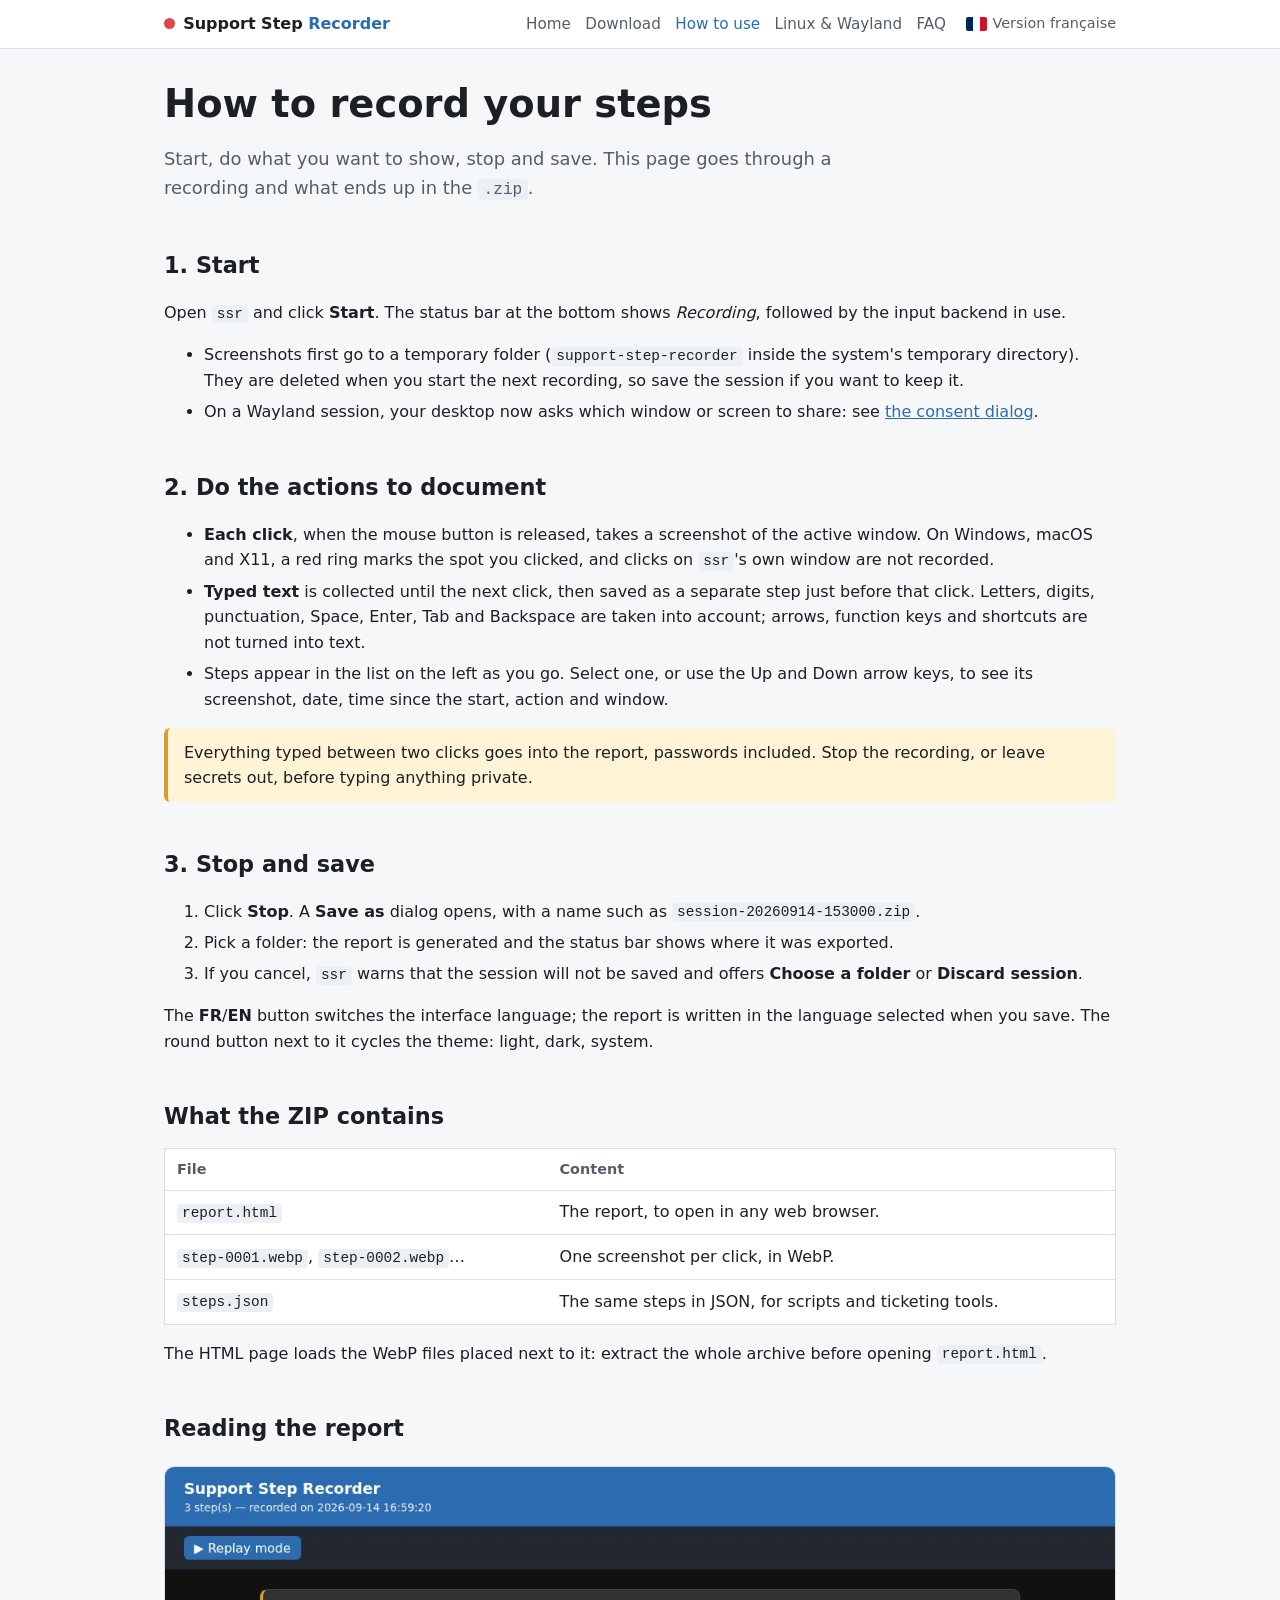
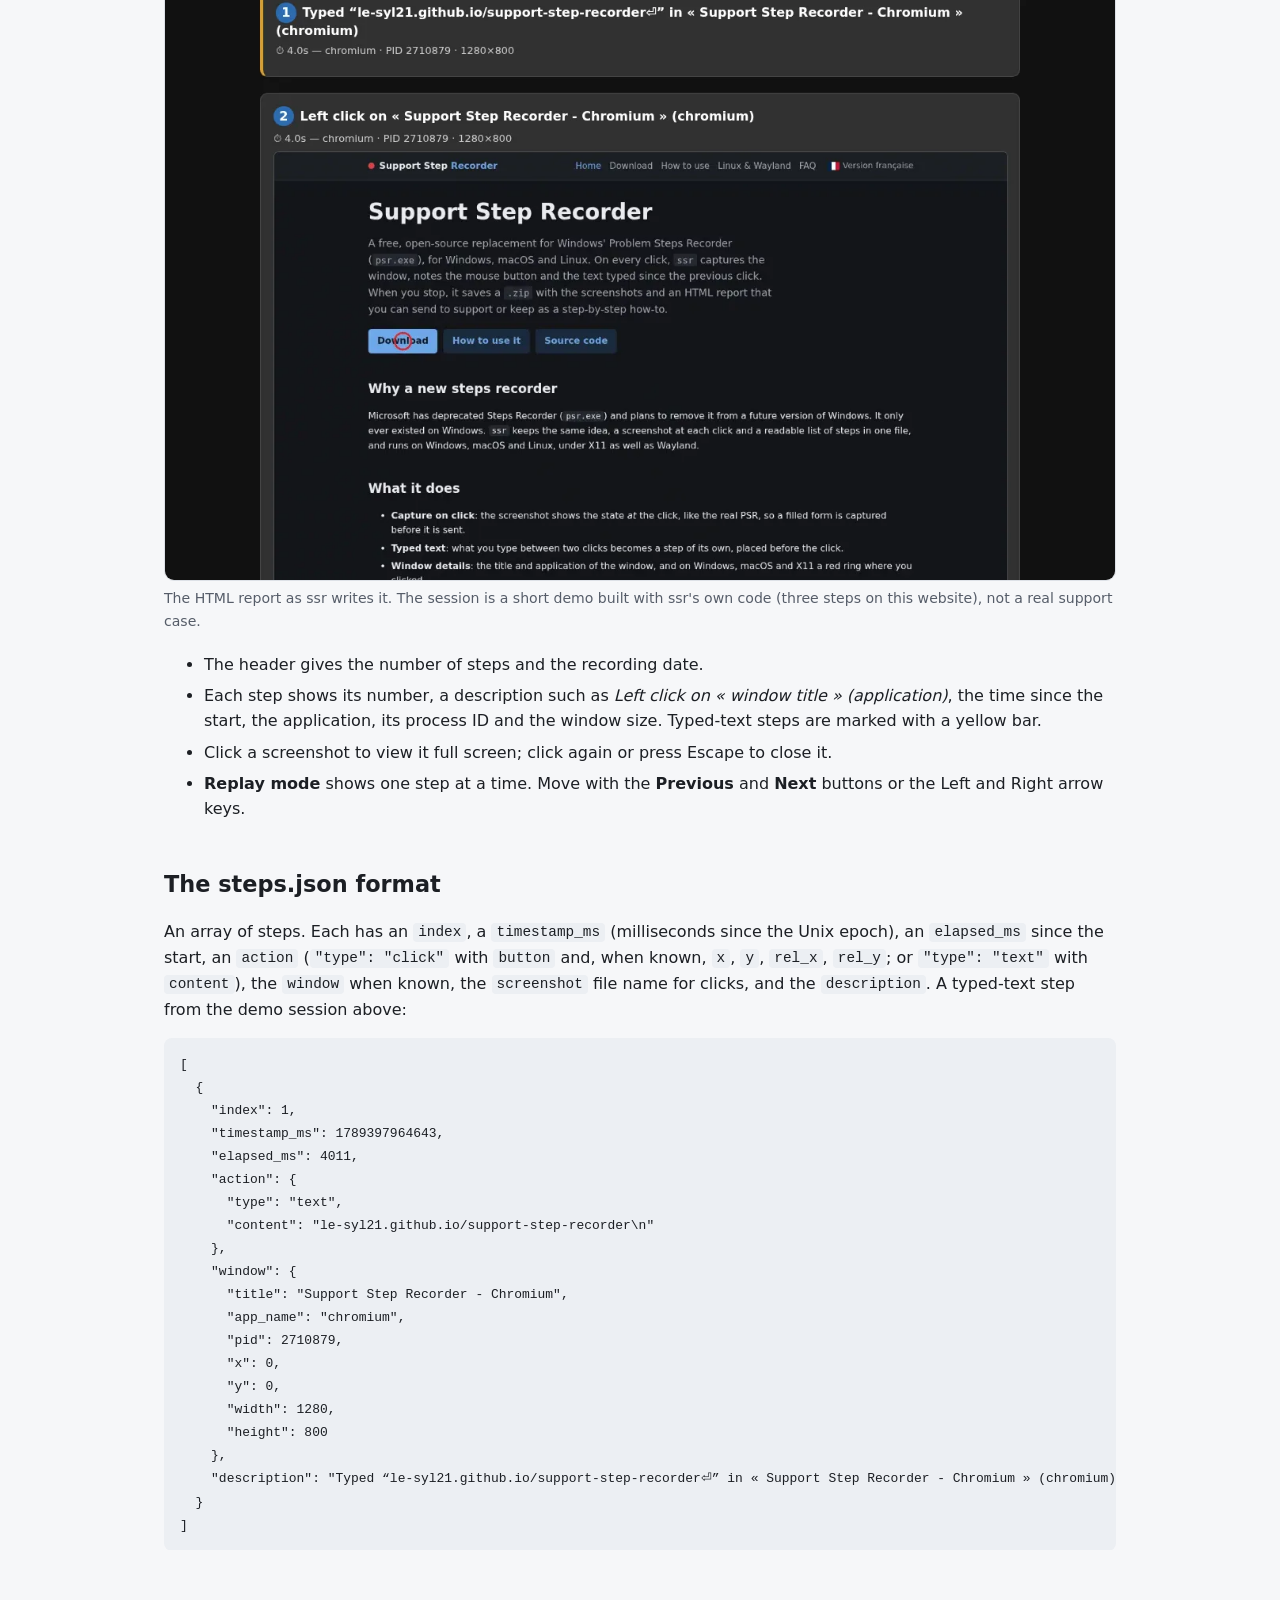
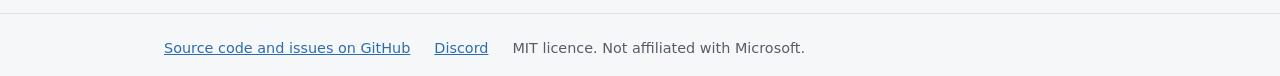
<file: docs/guide.html>
<!doctype html>
<html lang="en">
<head>
<meta charset="utf-8">
<meta name="viewport" content="width=device-width, initial-scale=1">
<title>How to record the steps to reproduce a problem – Support Step Recorder guide</title>
<meta name="description" content="Record your clicks and typed text with Support Step Recorder, save them as a ZIP, and read the HTML report: replay mode, zoom, steps.json. The psr.exe workflow, on Windows, macOS and Linux.">
<link rel="canonical" href="https://le-syl21.github.io/support-step-recorder/guide.html">
<link rel="alternate" hreflang="en" href="https://le-syl21.github.io/support-step-recorder/guide.html">
<link rel="alternate" hreflang="fr" href="https://le-syl21.github.io/support-step-recorder/fr/guide.html">
<link rel="alternate" hreflang="x-default" href="https://le-syl21.github.io/support-step-recorder/guide.html">
<meta property="og:type" content="website">
<meta property="og:site_name" content="Support Step Recorder">
<meta property="og:title" content="How to record the steps to reproduce a problem – Support Step Recorder guide">
<meta property="og:description" content="Record your clicks and typed text with Support Step Recorder, save them as a ZIP, and read the HTML report: replay mode, zoom, steps.json. The psr.exe workflow, on Windows, macOS and Linux.">
<meta property="og:url" content="https://le-syl21.github.io/support-step-recorder/guide.html">
<meta property="og:image" content="https://le-syl21.github.io/support-step-recorder/img/og.jpg">
<meta property="og:image:width" content="1200">
<meta property="og:image:height" content="630">
<meta property="og:locale" content="en_GB">
<meta property="og:locale:alternate" content="fr_FR">
<meta name="twitter:card" content="summary_large_image">
<meta name="twitter:title" content="How to record the steps to reproduce a problem – Support Step Recorder guide">
<meta name="twitter:description" content="Record your clicks and typed text with Support Step Recorder, save them as a ZIP, and read the HTML report: replay mode, zoom, steps.json. The psr.exe workflow, on Windows, macOS and Linux.">
<meta name="twitter:image" content="https://le-syl21.github.io/support-step-recorder/img/og.jpg">
<link rel="icon" href="data:image/svg+xml,<svg xmlns='http://www.w3.org/2000/svg' viewBox='0 0 16 16'><circle cx='8' cy='8' r='7' fill='%23dc4646'/></svg>">
<link rel="stylesheet" href="style.css">
<script type="application/ld+json">{"@context": "https://schema.org", "@type": "WebPage", "name": "How to record the steps to reproduce a problem – Support Step Recorder guide", "description": "Record your clicks and typed text with Support Step Recorder, save them as a ZIP, and read the HTML report: replay mode, zoom, steps.json. The psr.exe workflow, on Windows, macOS and Linux.", "url": "https://le-syl21.github.io/support-step-recorder/guide.html", "inLanguage": "en", "about": {"@type": "SoftwareApplication", "name": "Support Step Recorder", "alternateName": "ssr", "description": "Free, open-source alternative to Windows' Problem Steps Recorder (psr.exe).", "operatingSystem": "Windows, macOS, Linux", "applicationCategory": "UtilitiesApplication", "offers": {"@type": "Offer", "price": "0", "priceCurrency": "EUR"}, "isAccessibleForFree": true, "license": "https://opensource.org/licenses/MIT", "downloadUrl": "https://le-syl21.github.io/support-step-recorder/download.html", "codeRepository": "https://github.com/Le-Syl21/support-step-recorder", "url": "https://le-syl21.github.io/support-step-recorder/", "inLanguage": ["en", "fr"]}}</script>
</head>
<body>
<header class="site"><div class="wrap">
<a class="brand" href="./">Support Step <span>Recorder</span></a>
<nav class="main"><a href="./">Home</a><a href="download.html">Download</a><a href="guide.html" aria-current="page">How to use</a><a href="linux-wayland.html">Linux & Wayland</a><a href="faq.html">FAQ</a></nav>
<a class="lang" href="fr/guide.html" hreflang="fr"><img src="img/fr.svg" alt="FR" width="21" height="14">Version française</a>
</div></header>
<main><div class="wrap">
<h1>How to record your steps</h1>
<p class="lead">Start, do what you want to show, stop and save. This page goes through a recording and what ends up
in the <code>.zip</code>.</p>

<h2>1. Start</h2>
<p>Open <code>ssr</code> and click <strong>Start</strong>. The status bar at the bottom shows
<em>Recording</em>, followed by the input backend in use.</p>
<ul>
<li>Screenshots first go to a temporary folder (<code>support-step-recorder</code> inside the system's temporary
directory). They are deleted when you start the next recording, so save the session if you want to keep it.</li>
<li>On a Wayland session, your desktop now asks which window or screen to share: see
<a href="linux-wayland.html#portal">the consent dialog</a>.</li>
</ul>

<h2>2. Do the actions to document</h2>
<ul>
<li><strong>Each click</strong>, when the mouse button is released, takes a screenshot of the active window. On
Windows, macOS and X11, a red ring marks the spot you clicked, and clicks on <code>ssr</code>'s own window are not
recorded.</li>
<li><strong>Typed text</strong> is collected until the next click, then saved as a separate step just before that
click. Letters, digits, punctuation, Space, Enter, Tab and Backspace are taken into account; arrows, function keys
and shortcuts are not turned into text.</li>
<li>Steps appear in the list on the left as you go. Select one, or use the Up and Down arrow keys, to see its
screenshot, date, time since the start, action and window.</li>
</ul>
<div class="note">Everything typed between two clicks goes into the report, passwords included. Stop the recording, or
leave secrets out, before typing anything private.</div>

<h2>3. Stop and save</h2>
<ol>
<li>Click <strong>Stop</strong>. A <strong>Save as</strong> dialog opens, with a name such as
<code>session-20260914-153000.zip</code>.</li>
<li>Pick a folder: the report is generated and the status bar shows where it was exported.</li>
<li>If you cancel, <code>ssr</code> warns that the session will not be saved and offers <strong>Choose a folder</strong>
or <strong>Discard session</strong>.</li>
</ol>
<p>The <strong>FR</strong>/<strong>EN</strong> button switches the interface language; the report is written in the
language selected when you save. The round button next to it cycles the theme: light, dark, system.</p>

<h2 id="zip">What the ZIP contains</h2>
<div class="table"><table><thead><tr><th>File</th><th>Content</th></tr></thead><tbody>
<tr><td><code>report.html</code></td><td>The report, to open in any web browser.</td></tr>
<tr><td><code>step-0001.webp</code>, <code>step-0002.webp</code>…</td><td>One screenshot per click, in WebP.</td></tr>
<tr><td><code>steps.json</code></td><td>The same steps in JSON, for scripts and ticketing tools.</td></tr>
</tbody></table></div>
<p>The HTML page loads the WebP files placed next to it: extract the whole archive before opening
<code>report.html</code>.</p>

<h2>Reading the report</h2>
<figure class="shot"><img src="img/report-en.webp" width="1200" height="900" loading="lazy" alt="HTML report written by Support Step Recorder: numbered steps with their description and screenshot"><figcaption>The HTML report as ssr writes it. The session is a short demo built with ssr's own code (three steps on this website), not a real support case.</figcaption></figure>
<ul>
<li>The header gives the number of steps and the recording date.</li>
<li>Each step shows its number, a description such as <em>Left click on « window title » (application)</em>, the time since the
start, the application, its process ID and the window size. Typed-text steps are marked with a yellow bar.</li>
<li>Click a screenshot to view it full screen; click again or press Escape to close it.</li>
<li><strong>Replay mode</strong> shows one step at a time. Move with the <strong>Previous</strong> and
<strong>Next</strong> buttons or the Left and Right arrow keys.</li>
</ul>

<h2>The steps.json format</h2>
<p>An array of steps. Each has an <code>index</code>, a <code>timestamp_ms</code> (milliseconds since the Unix epoch),
an <code>elapsed_ms</code> since the start, an <code>action</code> (<code>"type": "click"</code> with
<code>button</code> and, when known, <code>x</code>, <code>y</code>, <code>rel_x</code>, <code>rel_y</code>; or
<code>"type": "text"</code> with <code>content</code>), the <code>window</code> when known, the
<code>screenshot</code> file name for clicks, and the <code>description</code>. A typed-text step from the demo
session above:</p>
<pre><code>[
  {
    &quot;index&quot;: 1,
    &quot;timestamp_ms&quot;: 1789397964643,
    &quot;elapsed_ms&quot;: 4011,
    &quot;action&quot;: {
      &quot;type&quot;: &quot;text&quot;,
      &quot;content&quot;: &quot;le-syl21.github.io/support-step-recorder\n&quot;
    },
    &quot;window&quot;: {
      &quot;title&quot;: &quot;Support Step Recorder - Chromium&quot;,
      &quot;app_name&quot;: &quot;chromium&quot;,
      &quot;pid&quot;: 2710879,
      &quot;x&quot;: 0,
      &quot;y&quot;: 0,
      &quot;width&quot;: 1280,
      &quot;height&quot;: 800
    },
    &quot;description&quot;: &quot;Typed “le-syl21.github.io/support-step-recorder⏎” in « Support Step Recorder - Chromium » (chromium)&quot;
  }
]</code></pre>
</div></main>
<footer class="site"><div class="wrap">
<a href="https://github.com/Le-Syl21/support-step-recorder">Source code and issues on GitHub</a>
<a href="https://discord.gg/T37DYHmt2j">Discord</a>
<span>MIT licence. Not affiliated with Microsoft.</span>
</div></footer>
</body>
</html>
</file>
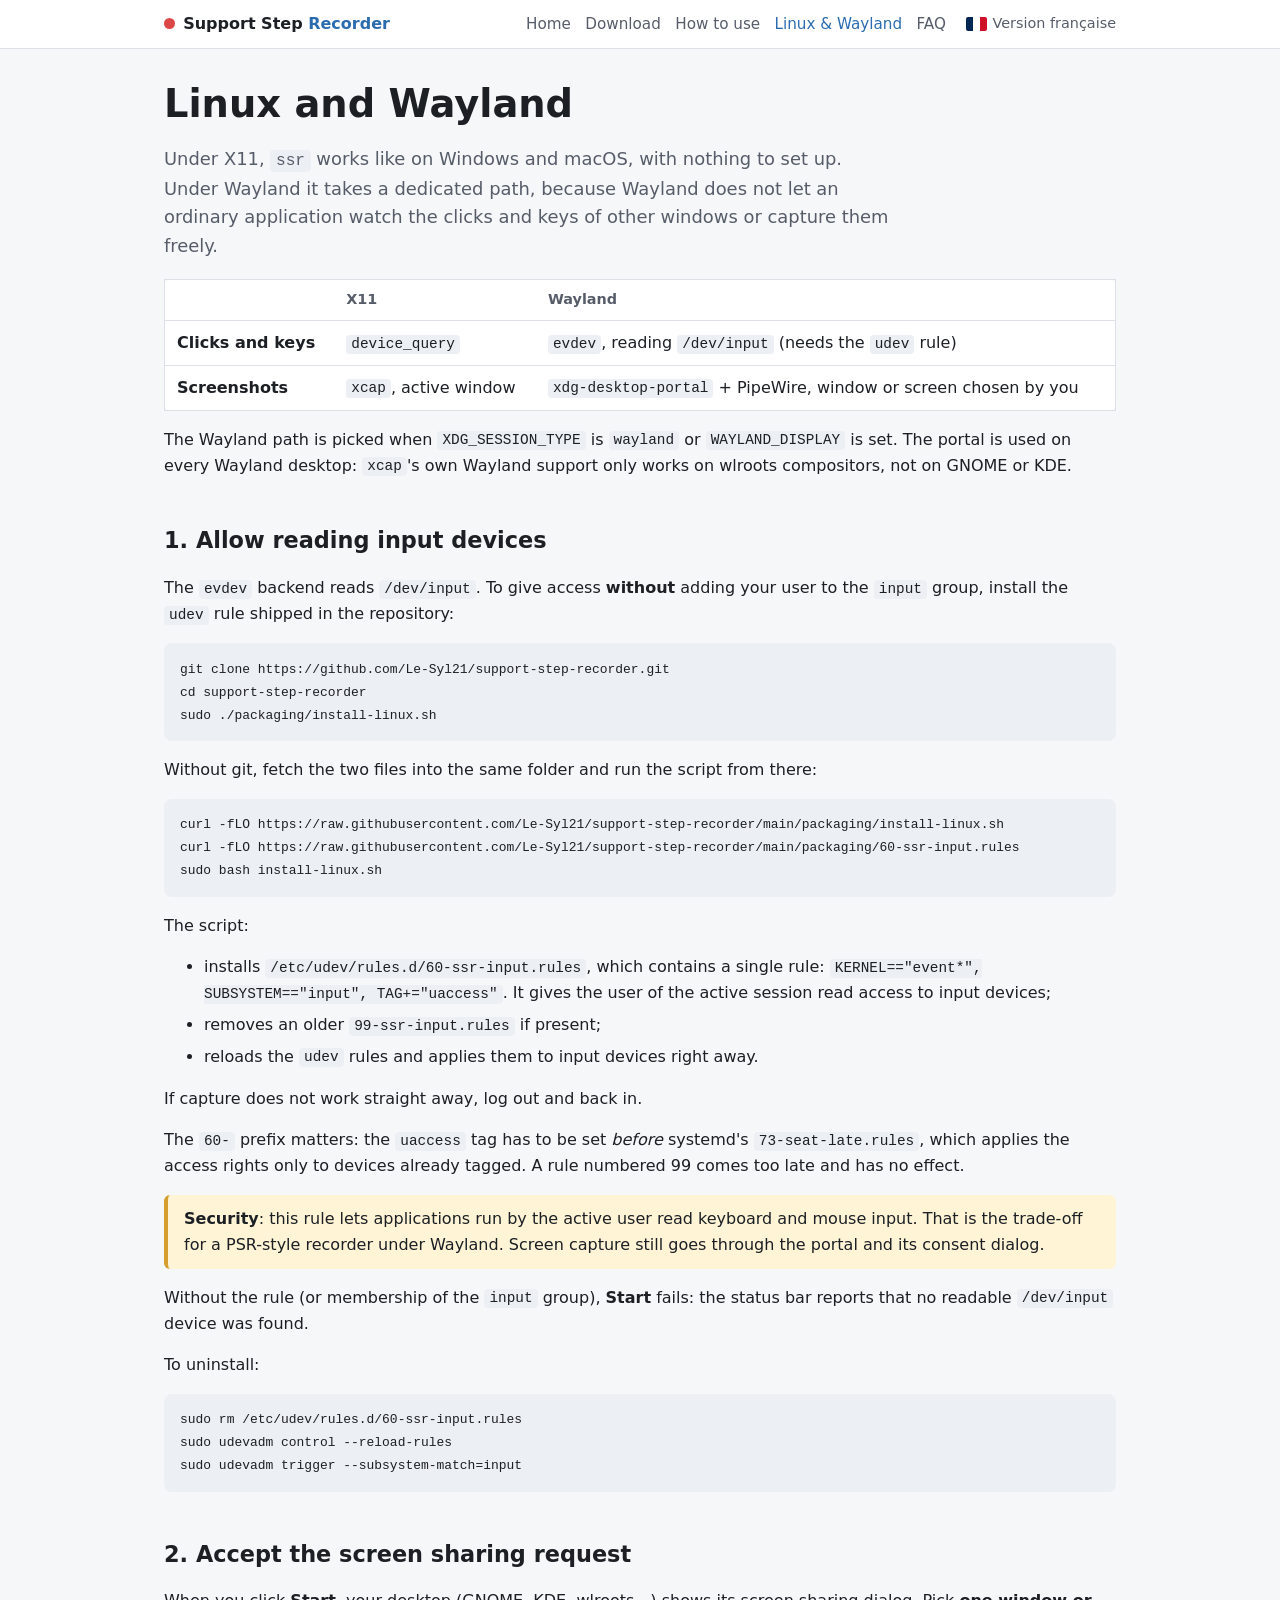
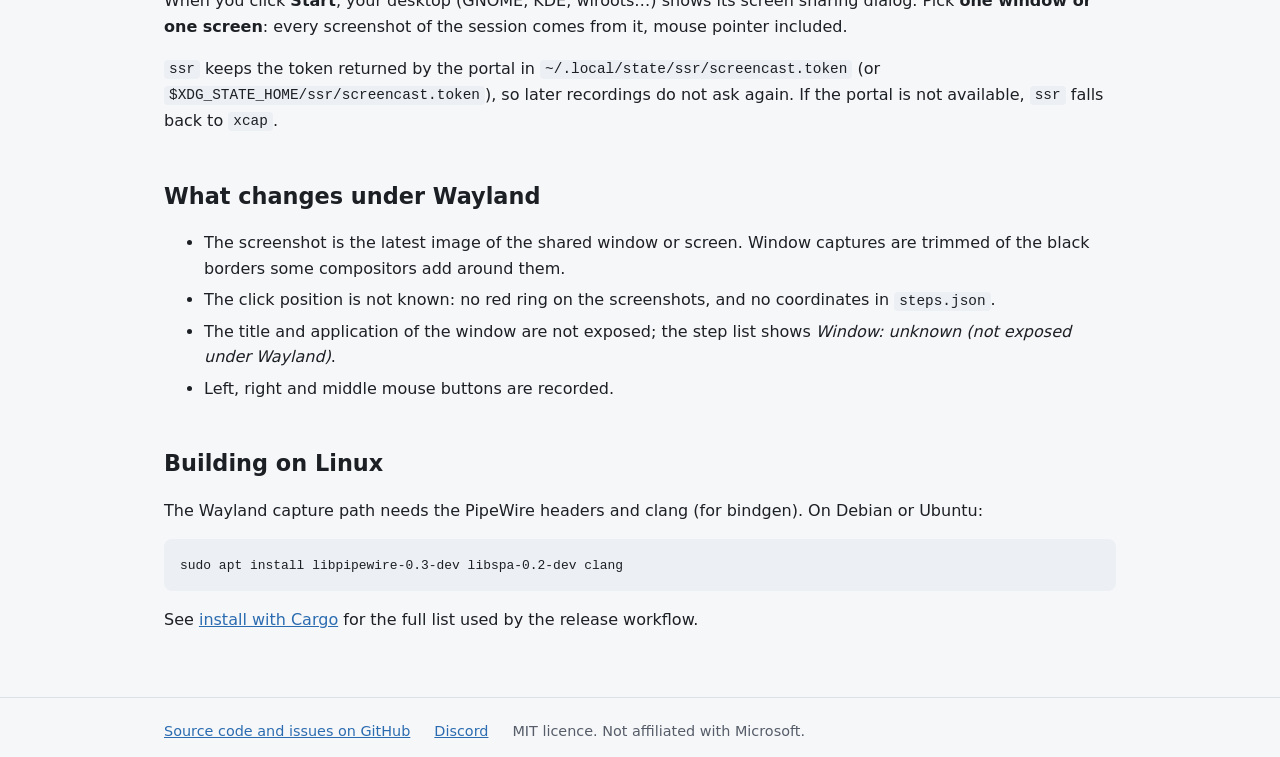
<file: docs/linux-wayland.html>
<!doctype html>
<html lang="en">
<head>
<meta charset="utf-8">
<meta name="viewport" content="width=device-width, initial-scale=1">
<title>Steps recorder for Linux and Wayland (GNOME, KDE) – Support Step Recorder setup</title>
<meta name="description" content="Record steps on Linux under X11 or Wayland with Support Step Recorder: the udev rule for /dev/input (60-ssr-input.rules, install-linux.sh), the xdg-desktop-portal consent dialog and PipeWire capture.">
<link rel="canonical" href="https://le-syl21.github.io/support-step-recorder/linux-wayland.html">
<link rel="alternate" hreflang="en" href="https://le-syl21.github.io/support-step-recorder/linux-wayland.html">
<link rel="alternate" hreflang="fr" href="https://le-syl21.github.io/support-step-recorder/fr/linux-wayland.html">
<link rel="alternate" hreflang="x-default" href="https://le-syl21.github.io/support-step-recorder/linux-wayland.html">
<meta property="og:type" content="website">
<meta property="og:site_name" content="Support Step Recorder">
<meta property="og:title" content="Steps recorder for Linux and Wayland (GNOME, KDE) – Support Step Recorder setup">
<meta property="og:description" content="Record steps on Linux under X11 or Wayland with Support Step Recorder: the udev rule for /dev/input (60-ssr-input.rules, install-linux.sh), the xdg-desktop-portal consent dialog and PipeWire capture.">
<meta property="og:url" content="https://le-syl21.github.io/support-step-recorder/linux-wayland.html">
<meta property="og:image" content="https://le-syl21.github.io/support-step-recorder/img/og.jpg">
<meta property="og:image:width" content="1200">
<meta property="og:image:height" content="630">
<meta property="og:locale" content="en_GB">
<meta property="og:locale:alternate" content="fr_FR">
<meta name="twitter:card" content="summary_large_image">
<meta name="twitter:title" content="Steps recorder for Linux and Wayland (GNOME, KDE) – Support Step Recorder setup">
<meta name="twitter:description" content="Record steps on Linux under X11 or Wayland with Support Step Recorder: the udev rule for /dev/input (60-ssr-input.rules, install-linux.sh), the xdg-desktop-portal consent dialog and PipeWire capture.">
<meta name="twitter:image" content="https://le-syl21.github.io/support-step-recorder/img/og.jpg">
<link rel="icon" href="data:image/svg+xml,<svg xmlns='http://www.w3.org/2000/svg' viewBox='0 0 16 16'><circle cx='8' cy='8' r='7' fill='%23dc4646'/></svg>">
<link rel="stylesheet" href="style.css">
<script type="application/ld+json">{"@context": "https://schema.org", "@type": "WebPage", "name": "Steps recorder for Linux and Wayland (GNOME, KDE) – Support Step Recorder setup", "description": "Record steps on Linux under X11 or Wayland with Support Step Recorder: the udev rule for /dev/input (60-ssr-input.rules, install-linux.sh), the xdg-desktop-portal consent dialog and PipeWire capture.", "url": "https://le-syl21.github.io/support-step-recorder/linux-wayland.html", "inLanguage": "en", "about": {"@type": "SoftwareApplication", "name": "Support Step Recorder", "alternateName": "ssr", "description": "Free, open-source alternative to Windows' Problem Steps Recorder (psr.exe).", "operatingSystem": "Windows, macOS, Linux", "applicationCategory": "UtilitiesApplication", "offers": {"@type": "Offer", "price": "0", "priceCurrency": "EUR"}, "isAccessibleForFree": true, "license": "https://opensource.org/licenses/MIT", "downloadUrl": "https://le-syl21.github.io/support-step-recorder/download.html", "codeRepository": "https://github.com/Le-Syl21/support-step-recorder", "url": "https://le-syl21.github.io/support-step-recorder/", "inLanguage": ["en", "fr"]}}</script>
</head>
<body>
<header class="site"><div class="wrap">
<a class="brand" href="./">Support Step <span>Recorder</span></a>
<nav class="main"><a href="./">Home</a><a href="download.html">Download</a><a href="guide.html">How to use</a><a href="linux-wayland.html" aria-current="page">Linux & Wayland</a><a href="faq.html">FAQ</a></nav>
<a class="lang" href="fr/linux-wayland.html" hreflang="fr"><img src="img/fr.svg" alt="FR" width="21" height="14">Version française</a>
</div></header>
<main><div class="wrap">
<h1>Linux and Wayland</h1>
<p class="lead">Under X11, <code>ssr</code> works like on Windows and macOS, with nothing to set up. Under Wayland it
takes a dedicated path, because Wayland does not let an ordinary application watch the clicks and keys of other
windows or capture them freely.</p>

<div class="table"><table><thead><tr><th></th><th>X11</th><th>Wayland</th></tr></thead><tbody>
<tr><td><strong>Clicks and keys</strong></td><td><code>device_query</code></td><td><code>evdev</code>, reading <code>/dev/input</code> (needs the <code>udev</code> rule)</td></tr>
<tr><td><strong>Screenshots</strong></td><td><code>xcap</code>, active window</td><td><code>xdg-desktop-portal</code> + PipeWire, window or screen chosen by you</td></tr>
</tbody></table></div>
<p>The Wayland path is picked when <code>XDG_SESSION_TYPE</code> is <code>wayland</code> or <code>WAYLAND_DISPLAY</code>
is set. The portal is used on every Wayland desktop: <code>xcap</code>'s own Wayland support only works on wlroots
compositors, not on GNOME or KDE.</p>

<h2 id="udev">1. Allow reading input devices</h2>
<p>The <code>evdev</code> backend reads <code>/dev/input</code>. To give access <strong>without</strong> adding your
user to the <code>input</code> group, install the <code>udev</code> rule shipped in the repository:</p>
<pre><code>git clone https://github.com/Le-Syl21/support-step-recorder.git
cd support-step-recorder
sudo ./packaging/install-linux.sh</code></pre>
<p>Without git, fetch the two files into the same folder and run the script from there:</p>
<pre><code>curl -fLO https://raw.githubusercontent.com/Le-Syl21/support-step-recorder/main/packaging/install-linux.sh
curl -fLO https://raw.githubusercontent.com/Le-Syl21/support-step-recorder/main/packaging/60-ssr-input.rules
sudo bash install-linux.sh</code></pre>
<p>The script:</p>
<ul>
<li>installs <code>/etc/udev/rules.d/60-ssr-input.rules</code>, which contains a single rule:
<code>KERNEL==&quot;event*&quot;, SUBSYSTEM==&quot;input&quot;, TAG+=&quot;uaccess&quot;</code>. It gives the user of the active session read access to input devices;</li>
<li>removes an older <code>99-ssr-input.rules</code> if present;</li>
<li>reloads the <code>udev</code> rules and applies them to input devices right away.</li>
</ul>
<p>If capture does not work straight away, log out and back in.</p>
<p>The <code>60-</code> prefix matters: the <code>uaccess</code> tag has to be set <em>before</em> systemd's
<code>73-seat-late.rules</code>, which applies the access rights only to devices already tagged. A rule numbered 99
comes too late and has no effect.</p>
<div class="note"><strong>Security</strong>: this rule lets applications run by the active user read keyboard and
mouse input. That is the trade-off for a PSR-style recorder under Wayland. Screen capture still goes through the
portal and its consent dialog.</div>
<p>Without the rule (or membership of the <code>input</code> group), <strong>Start</strong> fails: the status bar
reports that no readable <code>/dev/input</code> device was found.</p>
<p>To uninstall:</p>
<pre><code>sudo rm /etc/udev/rules.d/60-ssr-input.rules
sudo udevadm control --reload-rules
sudo udevadm trigger --subsystem-match=input</code></pre>

<h2 id="portal">2. Accept the screen sharing request</h2>
<p>When you click <strong>Start</strong>, your desktop (GNOME, KDE, wlroots…) shows its screen sharing dialog. Pick
<strong>one window or one screen</strong>: every screenshot of the session comes from it, mouse pointer included.</p>
<p><code>ssr</code> keeps the token returned by the portal in <code>~/.local/state/ssr/screencast.token</code> (or
<code>$XDG_STATE_HOME/ssr/screencast.token</code>), so later recordings do not ask again. If the portal is not
available, <code>ssr</code> falls back to <code>xcap</code>.</p>

<h2>What changes under Wayland</h2>
<ul>
<li>The screenshot is the latest image of the shared window or screen. Window captures are trimmed of the black
borders some compositors add around them.</li>
<li>The click position is not known: no red ring on the screenshots, and no coordinates in <code>steps.json</code>.</li>
<li>The title and application of the window are not exposed; the step list shows
<em>Window: unknown (not exposed under Wayland)</em>.</li>
<li>Left, right and middle mouse buttons are recorded.</li>
</ul>

<h2>Building on Linux</h2>
<p>The Wayland capture path needs the PipeWire headers and clang (for bindgen). On Debian or Ubuntu:</p>
<pre><code>sudo apt install libpipewire-0.3-dev libspa-0.2-dev clang</code></pre>
<p>See <a href="download.html#cargo">install with Cargo</a> for the full list used by the release workflow.</p>
</div></main>
<footer class="site"><div class="wrap">
<a href="https://github.com/Le-Syl21/support-step-recorder">Source code and issues on GitHub</a>
<a href="https://discord.gg/T37DYHmt2j">Discord</a>
<span>MIT licence. Not affiliated with Microsoft.</span>
</div></footer>
</body>
</html>
</file>
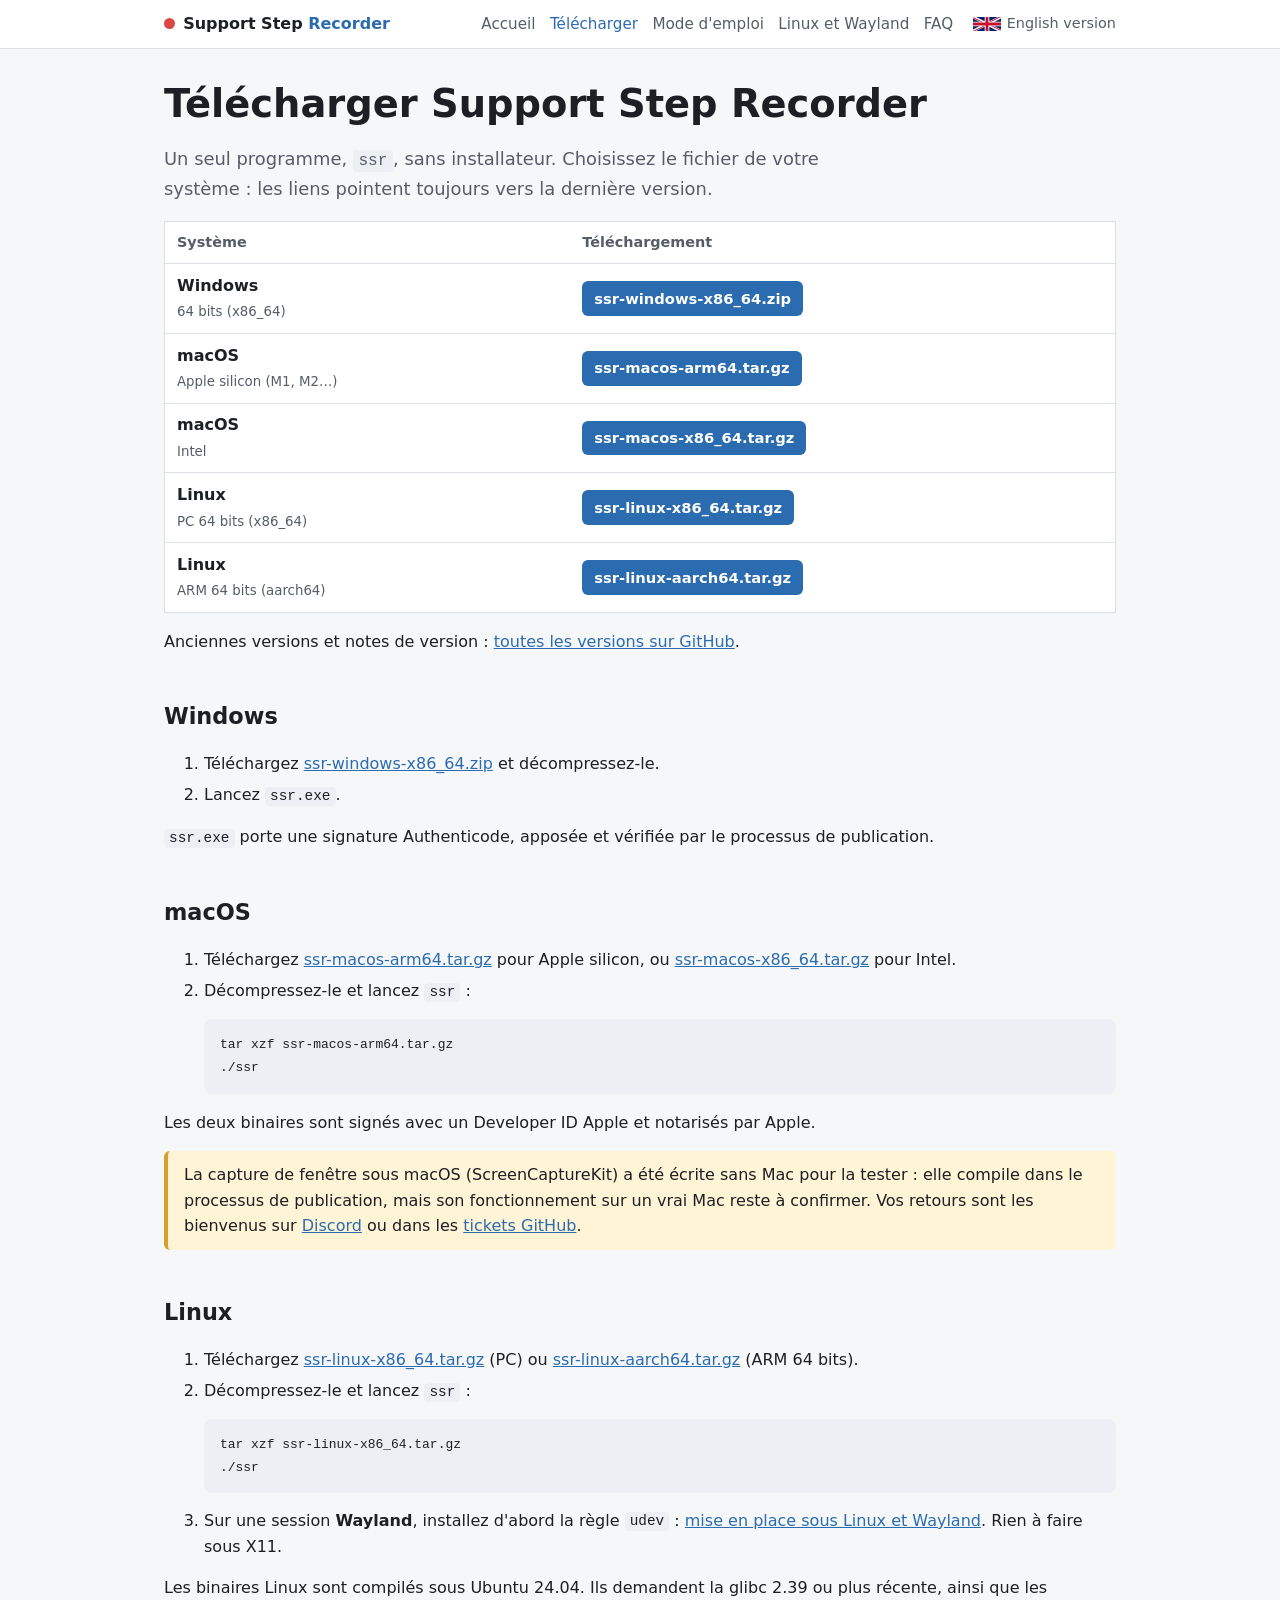
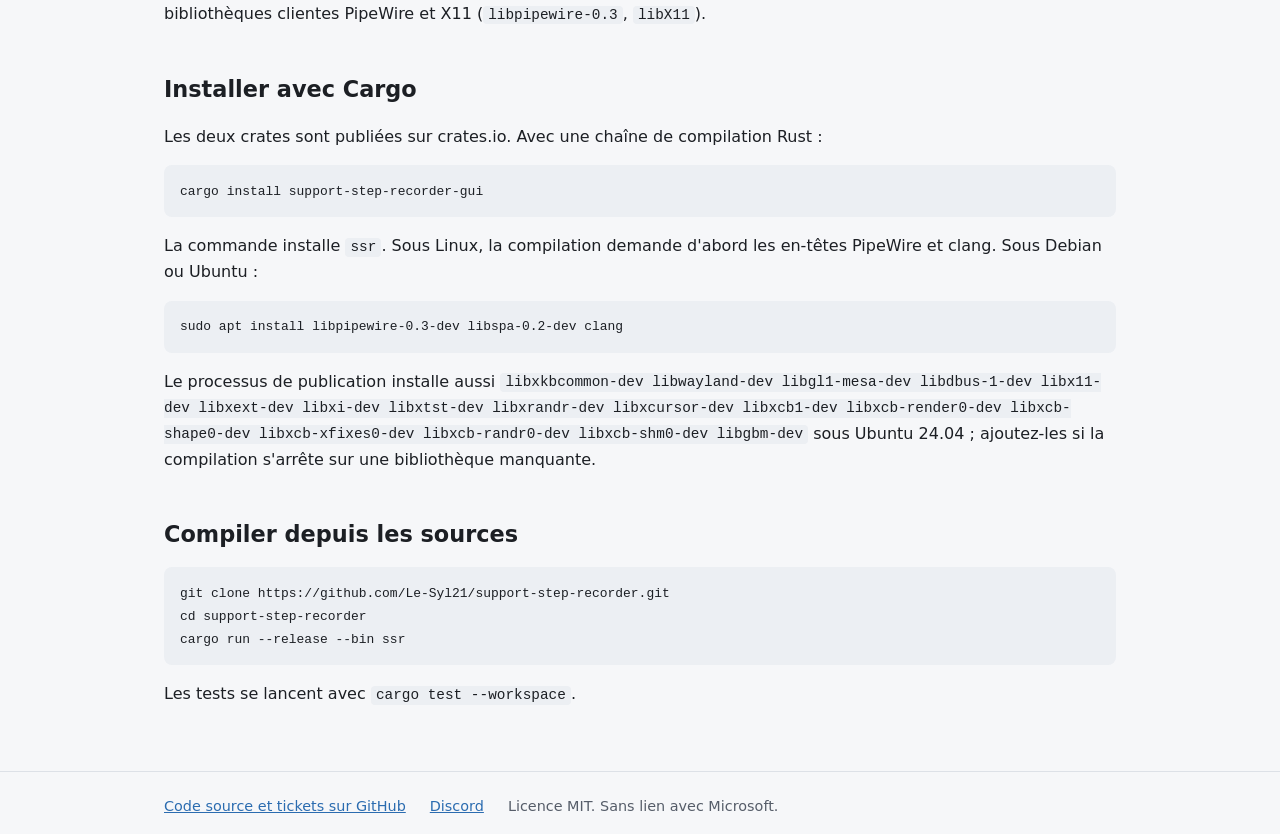
<file: docs/fr/download.html>
<!doctype html>
<html lang="fr">
<head>
<meta charset="utf-8">
<meta name="viewport" content="width=device-width, initial-scale=1">
<title>Télécharger Support Step Recorder pour Windows, macOS et Linux – remplaçant gratuit de psr.exe</title>
<meta name="description" content="Téléchargez ssr, l&#x27;alternative gratuite à l&#x27;Enregistreur d&#x27;actions utilisateur : Windows (.exe signé), macOS Apple silicon et Intel (signé, notarisé), Linux x86_64 et aarch64. Ou installez-le avec cargo.">
<link rel="canonical" href="https://le-syl21.github.io/support-step-recorder/fr/download.html">
<link rel="alternate" hreflang="en" href="https://le-syl21.github.io/support-step-recorder/download.html">
<link rel="alternate" hreflang="fr" href="https://le-syl21.github.io/support-step-recorder/fr/download.html">
<link rel="alternate" hreflang="x-default" href="https://le-syl21.github.io/support-step-recorder/download.html">
<meta property="og:type" content="website">
<meta property="og:site_name" content="Support Step Recorder">
<meta property="og:title" content="Télécharger Support Step Recorder pour Windows, macOS et Linux – remplaçant gratuit de psr.exe">
<meta property="og:description" content="Téléchargez ssr, l&#x27;alternative gratuite à l&#x27;Enregistreur d&#x27;actions utilisateur : Windows (.exe signé), macOS Apple silicon et Intel (signé, notarisé), Linux x86_64 et aarch64. Ou installez-le avec cargo.">
<meta property="og:url" content="https://le-syl21.github.io/support-step-recorder/fr/download.html">
<meta property="og:image" content="https://le-syl21.github.io/support-step-recorder/img/og.jpg">
<meta property="og:image:width" content="1200">
<meta property="og:image:height" content="630">
<meta property="og:locale" content="fr_FR">
<meta property="og:locale:alternate" content="en_GB">
<meta name="twitter:card" content="summary_large_image">
<meta name="twitter:title" content="Télécharger Support Step Recorder pour Windows, macOS et Linux – remplaçant gratuit de psr.exe">
<meta name="twitter:description" content="Téléchargez ssr, l&#x27;alternative gratuite à l&#x27;Enregistreur d&#x27;actions utilisateur : Windows (.exe signé), macOS Apple silicon et Intel (signé, notarisé), Linux x86_64 et aarch64. Ou installez-le avec cargo.">
<meta name="twitter:image" content="https://le-syl21.github.io/support-step-recorder/img/og.jpg">
<link rel="icon" href="data:image/svg+xml,<svg xmlns='http://www.w3.org/2000/svg' viewBox='0 0 16 16'><circle cx='8' cy='8' r='7' fill='%23dc4646'/></svg>">
<link rel="stylesheet" href="../style.css">
<script type="application/ld+json">{"@context": "https://schema.org", "@type": "SoftwareApplication", "name": "Support Step Recorder", "alternateName": "ssr", "description": "Alternative libre et gratuite à l'Enregistreur d'actions utilisateur de Windows (psr.exe).", "operatingSystem": "Windows, macOS, Linux", "applicationCategory": "UtilitiesApplication", "offers": {"@type": "Offer", "price": "0", "priceCurrency": "EUR"}, "isAccessibleForFree": true, "license": "https://opensource.org/licenses/MIT", "downloadUrl": "https://le-syl21.github.io/support-step-recorder/fr/download.html", "codeRepository": "https://github.com/Le-Syl21/support-step-recorder", "url": "https://le-syl21.github.io/support-step-recorder/fr/", "inLanguage": ["en", "fr"]}</script>
</head>
<body>
<header class="site"><div class="wrap">
<a class="brand" href="../fr/">Support Step <span>Recorder</span></a>
<nav class="main"><a href="../fr/">Accueil</a><a href="../fr/download.html" aria-current="page">Télécharger</a><a href="../fr/guide.html">Mode d'emploi</a><a href="../fr/linux-wayland.html">Linux et Wayland</a><a href="../fr/faq.html">FAQ</a></nav>
<a class="lang" href="../download.html" hreflang="en"><img src="../img/gb.svg" alt="GB" width="21" height="14">English version</a>
</div></header>
<main><div class="wrap">
<h1>Télécharger Support Step Recorder</h1>
<p class="lead">Un seul programme, <code>ssr</code>, sans installateur. Choisissez le fichier de votre système : les
liens pointent toujours vers la dernière version.</p>
<div class="table"><table class="dl"><thead><tr><th>Système</th><th>Téléchargement</th></tr></thead><tbody><tr><td><strong>Windows</strong><br><small>64 bits (x86_64)</small></td><td><a class="btn" href="https://github.com/Le-Syl21/support-step-recorder/releases/latest/download/ssr-windows-x86_64.zip">ssr-windows-x86_64.zip</a></td></tr><tr><td><strong>macOS</strong><br><small>Apple silicon (M1, M2…)</small></td><td><a class="btn" href="https://github.com/Le-Syl21/support-step-recorder/releases/latest/download/ssr-macos-arm64.tar.gz">ssr-macos-arm64.tar.gz</a></td></tr><tr><td><strong>macOS</strong><br><small>Intel</small></td><td><a class="btn" href="https://github.com/Le-Syl21/support-step-recorder/releases/latest/download/ssr-macos-x86_64.tar.gz">ssr-macos-x86_64.tar.gz</a></td></tr><tr><td><strong>Linux</strong><br><small>PC 64 bits (x86_64)</small></td><td><a class="btn" href="https://github.com/Le-Syl21/support-step-recorder/releases/latest/download/ssr-linux-x86_64.tar.gz">ssr-linux-x86_64.tar.gz</a></td></tr><tr><td><strong>Linux</strong><br><small>ARM 64 bits (aarch64)</small></td><td><a class="btn" href="https://github.com/Le-Syl21/support-step-recorder/releases/latest/download/ssr-linux-aarch64.tar.gz">ssr-linux-aarch64.tar.gz</a></td></tr></tbody></table></div>
<p>Anciennes versions et notes de version : <a href="https://github.com/Le-Syl21/support-step-recorder/releases">toutes les versions sur GitHub</a>.</p>

<h2 id="windows">Windows</h2>
<ol>
<li>Téléchargez <a href="https://github.com/Le-Syl21/support-step-recorder/releases/latest/download/ssr-windows-x86_64.zip">ssr-windows-x86_64.zip</a> et décompressez-le.</li>
<li>Lancez <code>ssr.exe</code>.</li>
</ol>
<p><code>ssr.exe</code> porte une signature Authenticode, apposée et vérifiée par le processus de publication.</p>

<h2 id="macos">macOS</h2>
<ol>
<li>Téléchargez <a href="https://github.com/Le-Syl21/support-step-recorder/releases/latest/download/ssr-macos-arm64.tar.gz">ssr-macos-arm64.tar.gz</a> pour Apple silicon, ou
<a href="https://github.com/Le-Syl21/support-step-recorder/releases/latest/download/ssr-macos-x86_64.tar.gz">ssr-macos-x86_64.tar.gz</a> pour Intel.</li>
<li>Décompressez-le et lancez <code>ssr</code> :
<pre><code>tar xzf ssr-macos-arm64.tar.gz
./ssr</code></pre></li>
</ol>
<p>Les deux binaires sont signés avec un Developer ID Apple et notarisés par Apple.</p>
<div class="note">La capture de fenêtre sous macOS (ScreenCaptureKit) a été écrite sans Mac pour la tester : elle
compile dans le processus de publication, mais son fonctionnement sur un vrai Mac reste à confirmer. Vos retours sont
les bienvenus sur <a href="https://discord.gg/T37DYHmt2j">Discord</a> ou dans les <a href="https://github.com/Le-Syl21/support-step-recorder/issues">tickets GitHub</a>.</div>

<h2 id="linux">Linux</h2>
<ol>
<li>Téléchargez <a href="https://github.com/Le-Syl21/support-step-recorder/releases/latest/download/ssr-linux-x86_64.tar.gz">ssr-linux-x86_64.tar.gz</a> (PC) ou
<a href="https://github.com/Le-Syl21/support-step-recorder/releases/latest/download/ssr-linux-aarch64.tar.gz">ssr-linux-aarch64.tar.gz</a> (ARM 64 bits).</li>
<li>Décompressez-le et lancez <code>ssr</code> :
<pre><code>tar xzf ssr-linux-x86_64.tar.gz
./ssr</code></pre></li>
<li>Sur une session <strong>Wayland</strong>, installez d'abord la règle <code>udev</code> :
<a href="../fr/linux-wayland.html">mise en place sous Linux et Wayland</a>. Rien à faire sous X11.</li>
</ol>
<p>Les binaires Linux sont compilés sous Ubuntu 24.04. Ils demandent la glibc 2.39 ou plus récente, ainsi que les
bibliothèques clientes PipeWire et X11 (<code>libpipewire-0.3</code>, <code>libX11</code>).</p>

<h2 id="cargo">Installer avec Cargo</h2>
<p>Les deux crates sont publiées sur crates.io. Avec une chaîne de compilation Rust :</p>
<pre><code>cargo install support-step-recorder-gui</code></pre>
<p>La commande installe <code>ssr</code>. Sous Linux, la compilation demande d'abord les en-têtes PipeWire et clang.
Sous Debian ou Ubuntu :</p>
<pre><code>sudo apt install libpipewire-0.3-dev libspa-0.2-dev clang</code></pre>
<p>Le processus de publication installe aussi <code>libxkbcommon-dev libwayland-dev libgl1-mesa-dev libdbus-1-dev
libx11-dev libxext-dev libxi-dev libxtst-dev libxrandr-dev libxcursor-dev libxcb1-dev libxcb-render0-dev
libxcb-shape0-dev libxcb-xfixes0-dev libxcb-randr0-dev libxcb-shm0-dev libgbm-dev</code> sous Ubuntu 24.04 ;
ajoutez-les si la compilation s'arrête sur une bibliothèque manquante.</p>

<h2 id="source">Compiler depuis les sources</h2>
<pre><code>git clone https://github.com/Le-Syl21/support-step-recorder.git
cd support-step-recorder
cargo run --release --bin ssr</code></pre>
<p>Les tests se lancent avec <code>cargo test --workspace</code>.</p>
</div></main>
<footer class="site"><div class="wrap">
<a href="https://github.com/Le-Syl21/support-step-recorder">Code source et tickets sur GitHub</a>
<a href="https://discord.gg/T37DYHmt2j">Discord</a>
<span>Licence MIT. Sans lien avec Microsoft.</span>
</div></footer>
</body>
</html>
</file>
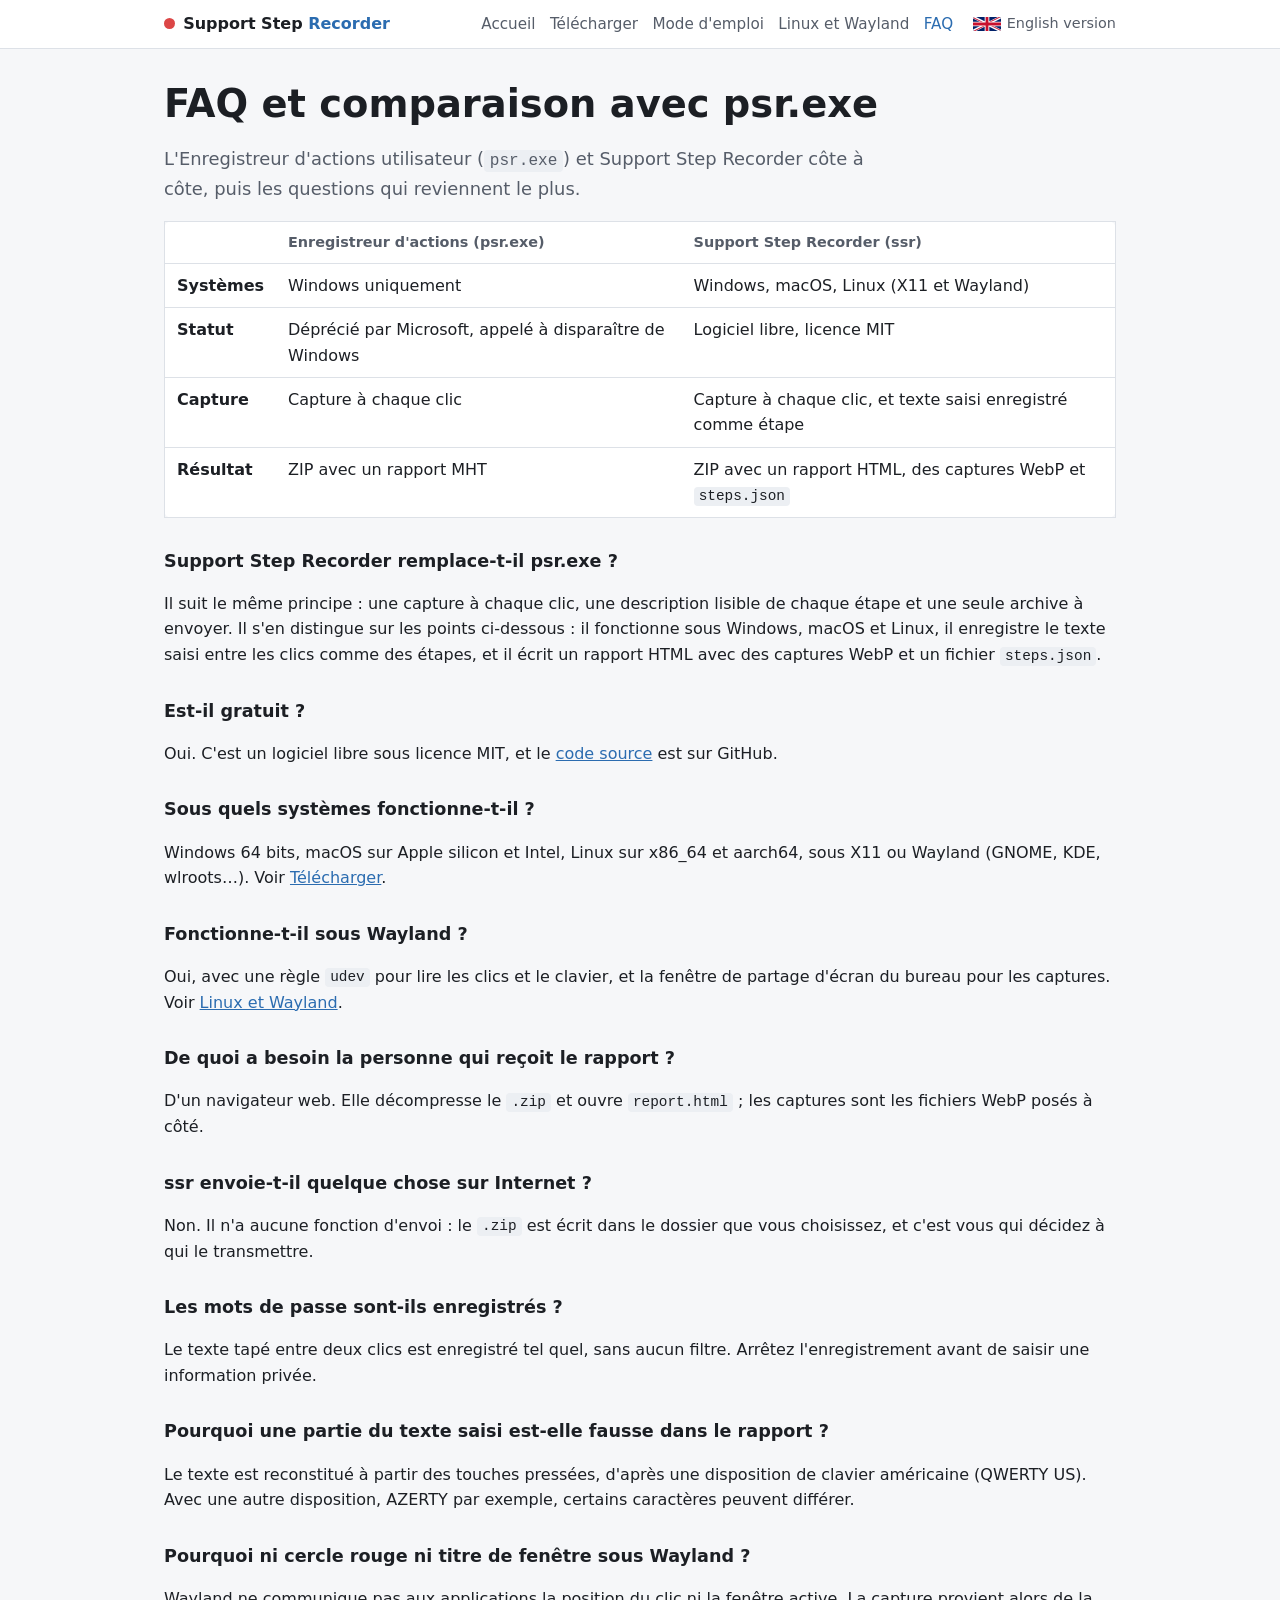
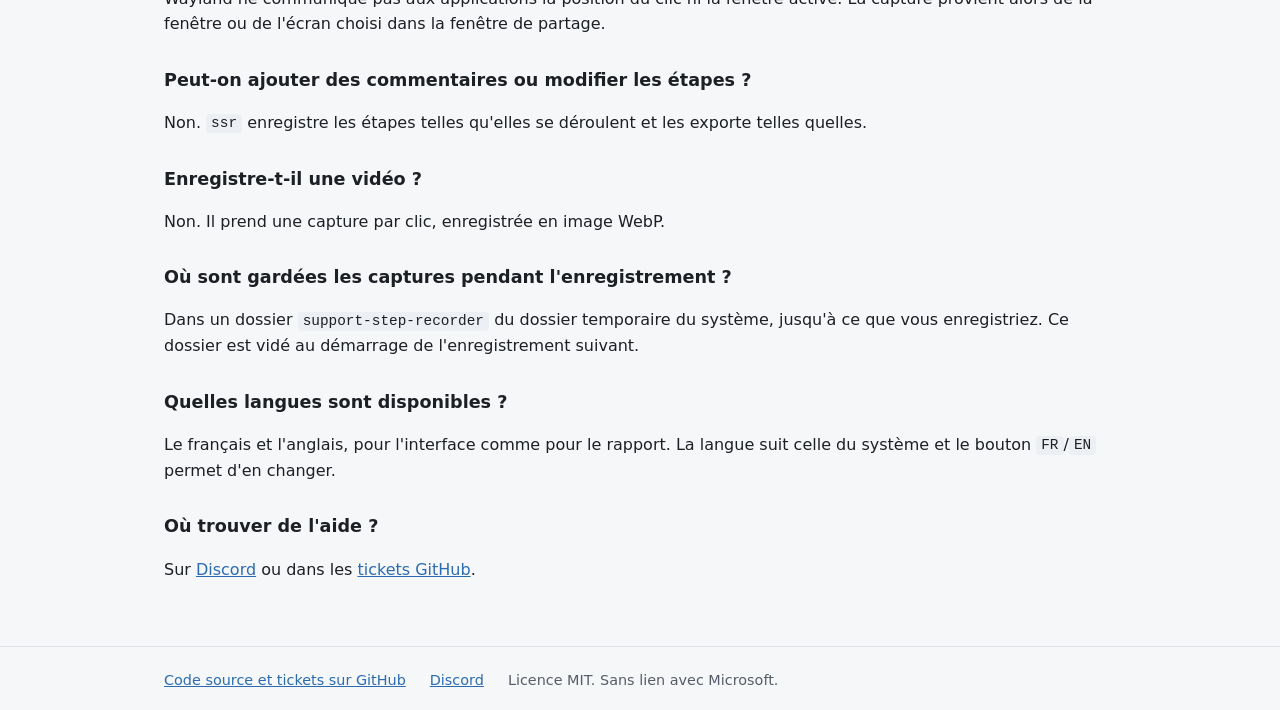
<file: docs/fr/faq.html>
<!doctype html>
<html lang="fr">
<head>
<meta charset="utf-8">
<meta name="viewport" content="width=device-width, initial-scale=1">
<title>Remplacer l&#x27;Enregistreur d&#x27;actions utilisateur (psr.exe) : FAQ et comparatif – Support Step Recorder</title>
<meta name="description" content="Support Step Recorder comparé à l&#x27;Enregistreur d&#x27;actions utilisateur de Windows (psr.exe), et réponses sur les systèmes, Wayland, la confidentialité, le texte saisi et le rapport HTML.">
<link rel="canonical" href="https://le-syl21.github.io/support-step-recorder/fr/faq.html">
<link rel="alternate" hreflang="en" href="https://le-syl21.github.io/support-step-recorder/faq.html">
<link rel="alternate" hreflang="fr" href="https://le-syl21.github.io/support-step-recorder/fr/faq.html">
<link rel="alternate" hreflang="x-default" href="https://le-syl21.github.io/support-step-recorder/faq.html">
<meta property="og:type" content="website">
<meta property="og:site_name" content="Support Step Recorder">
<meta property="og:title" content="Remplacer l&#x27;Enregistreur d&#x27;actions utilisateur (psr.exe) : FAQ et comparatif – Support Step Recorder">
<meta property="og:description" content="Support Step Recorder comparé à l&#x27;Enregistreur d&#x27;actions utilisateur de Windows (psr.exe), et réponses sur les systèmes, Wayland, la confidentialité, le texte saisi et le rapport HTML.">
<meta property="og:url" content="https://le-syl21.github.io/support-step-recorder/fr/faq.html">
<meta property="og:image" content="https://le-syl21.github.io/support-step-recorder/img/og.jpg">
<meta property="og:image:width" content="1200">
<meta property="og:image:height" content="630">
<meta property="og:locale" content="fr_FR">
<meta property="og:locale:alternate" content="en_GB">
<meta name="twitter:card" content="summary_large_image">
<meta name="twitter:title" content="Remplacer l&#x27;Enregistreur d&#x27;actions utilisateur (psr.exe) : FAQ et comparatif – Support Step Recorder">
<meta name="twitter:description" content="Support Step Recorder comparé à l&#x27;Enregistreur d&#x27;actions utilisateur de Windows (psr.exe), et réponses sur les systèmes, Wayland, la confidentialité, le texte saisi et le rapport HTML.">
<meta name="twitter:image" content="https://le-syl21.github.io/support-step-recorder/img/og.jpg">
<link rel="icon" href="data:image/svg+xml,<svg xmlns='http://www.w3.org/2000/svg' viewBox='0 0 16 16'><circle cx='8' cy='8' r='7' fill='%23dc4646'/></svg>">
<link rel="stylesheet" href="../style.css">
<script type="application/ld+json">{"@context": "https://schema.org", "@type": "FAQPage", "name": "Remplacer l'Enregistreur d'actions utilisateur (psr.exe) : FAQ et comparatif – Support Step Recorder", "inLanguage": "fr", "url": "https://le-syl21.github.io/support-step-recorder/fr/faq.html", "about": {"@type": "SoftwareApplication", "name": "Support Step Recorder", "alternateName": "ssr", "description": "Alternative libre et gratuite à l'Enregistreur d'actions utilisateur de Windows (psr.exe).", "operatingSystem": "Windows, macOS, Linux", "applicationCategory": "UtilitiesApplication", "offers": {"@type": "Offer", "price": "0", "priceCurrency": "EUR"}, "isAccessibleForFree": true, "license": "https://opensource.org/licenses/MIT", "downloadUrl": "https://le-syl21.github.io/support-step-recorder/fr/download.html", "codeRepository": "https://github.com/Le-Syl21/support-step-recorder", "url": "https://le-syl21.github.io/support-step-recorder/fr/", "inLanguage": ["en", "fr"]}, "mainEntity": [{"@type": "Question", "name": "Support Step Recorder remplace-t-il psr.exe ?", "acceptedAnswer": {"@type": "Answer", "text": "<p>Il suit le même principe : une capture à chaque clic, une description lisible de chaque étape et une seule archive à envoyer. Il s'en distingue sur les points ci-dessous : il fonctionne sous Windows, macOS et Linux, il enregistre le texte saisi entre les clics comme des étapes, et il écrit un rapport HTML avec des captures WebP et un fichier <code>steps.json<\/code>.<\/p>"}}, {"@type": "Question", "name": "Est-il gratuit ?", "acceptedAnswer": {"@type": "Answer", "text": "<p>Oui. C'est un logiciel libre sous licence MIT, et le <a href=\"https://github.com/Le-Syl21/support-step-recorder\">code source<\/a> est sur GitHub.<\/p>"}}, {"@type": "Question", "name": "Sous quels systèmes fonctionne-t-il ?", "acceptedAnswer": {"@type": "Answer", "text": "<p>Windows 64 bits, macOS sur Apple silicon et Intel, Linux sur x86_64 et aarch64, sous X11 ou Wayland (GNOME, KDE, wlroots…). Voir <a href=\"../fr/download.html\">Télécharger<\/a>.<\/p>"}}, {"@type": "Question", "name": "Fonctionne-t-il sous Wayland ?", "acceptedAnswer": {"@type": "Answer", "text": "<p>Oui, avec une règle <code>udev<\/code> pour lire les clics et le clavier, et la fenêtre de partage d'écran du bureau pour les captures. Voir <a href=\"../fr/linux-wayland.html\">Linux et Wayland<\/a>.<\/p>"}}, {"@type": "Question", "name": "De quoi a besoin la personne qui reçoit le rapport ?", "acceptedAnswer": {"@type": "Answer", "text": "<p>D'un navigateur web. Elle décompresse le <code>.zip<\/code> et ouvre <code>report.html<\/code> ; les captures sont les fichiers WebP posés à côté.<\/p>"}}, {"@type": "Question", "name": "ssr envoie-t-il quelque chose sur Internet ?", "acceptedAnswer": {"@type": "Answer", "text": "<p>Non. Il n'a aucune fonction d'envoi : le <code>.zip<\/code> est écrit dans le dossier que vous choisissez, et c'est vous qui décidez à qui le transmettre.<\/p>"}}, {"@type": "Question", "name": "Les mots de passe sont-ils enregistrés ?", "acceptedAnswer": {"@type": "Answer", "text": "<p>Le texte tapé entre deux clics est enregistré tel quel, sans aucun filtre. Arrêtez l'enregistrement avant de saisir une information privée.<\/p>"}}, {"@type": "Question", "name": "Pourquoi une partie du texte saisi est-elle fausse dans le rapport ?", "acceptedAnswer": {"@type": "Answer", "text": "<p>Le texte est reconstitué à partir des touches pressées, d'après une disposition de clavier américaine (QWERTY US). Avec une autre disposition, AZERTY par exemple, certains caractères peuvent différer.<\/p>"}}, {"@type": "Question", "name": "Pourquoi ni cercle rouge ni titre de fenêtre sous Wayland ?", "acceptedAnswer": {"@type": "Answer", "text": "<p>Wayland ne communique pas aux applications la position du clic ni la fenêtre active. La capture provient alors de la fenêtre ou de l'écran choisi dans la fenêtre de partage.<\/p>"}}, {"@type": "Question", "name": "Peut-on ajouter des commentaires ou modifier les étapes ?", "acceptedAnswer": {"@type": "Answer", "text": "<p>Non. <code>ssr<\/code> enregistre les étapes telles qu'elles se déroulent et les exporte telles quelles.<\/p>"}}, {"@type": "Question", "name": "Enregistre-t-il une vidéo ?", "acceptedAnswer": {"@type": "Answer", "text": "<p>Non. Il prend une capture par clic, enregistrée en image WebP.<\/p>"}}, {"@type": "Question", "name": "Où sont gardées les captures pendant l'enregistrement ?", "acceptedAnswer": {"@type": "Answer", "text": "<p>Dans un dossier <code>support-step-recorder<\/code> du dossier temporaire du système, jusqu'à ce que vous enregistriez. Ce dossier est vidé au démarrage de l'enregistrement suivant.<\/p>"}}, {"@type": "Question", "name": "Quelles langues sont disponibles ?", "acceptedAnswer": {"@type": "Answer", "text": "<p>Le français et l'anglais, pour l'interface comme pour le rapport. La langue suit celle du système et le bouton <code>FR<\/code>/<code>EN<\/code> permet d'en changer.<\/p>"}}, {"@type": "Question", "name": "Où trouver de l'aide ?", "acceptedAnswer": {"@type": "Answer", "text": "<p>Sur <a href=\"https://discord.gg/T37DYHmt2j\">Discord<\/a> ou dans les <a href=\"https://github.com/Le-Syl21/support-step-recorder/issues\">tickets GitHub<\/a>.<\/p>"}}]}</script>
</head>
<body>
<header class="site"><div class="wrap">
<a class="brand" href="../fr/">Support Step <span>Recorder</span></a>
<nav class="main"><a href="../fr/">Accueil</a><a href="../fr/download.html">Télécharger</a><a href="../fr/guide.html">Mode d'emploi</a><a href="../fr/linux-wayland.html">Linux et Wayland</a><a href="../fr/faq.html" aria-current="page">FAQ</a></nav>
<a class="lang" href="../faq.html" hreflang="en"><img src="../img/gb.svg" alt="GB" width="21" height="14">English version</a>
</div></header>
<main><div class="wrap">
<h1>FAQ et comparaison avec psr.exe</h1>
<p class="lead">L'Enregistreur d'actions utilisateur (<code>psr.exe</code>) et Support Step Recorder côte à côte,
puis les questions qui reviennent le plus.</p>

<div class="table"><table><thead><tr><th></th><th>Enregistreur d'actions (psr.exe)</th><th>Support Step Recorder (ssr)</th></tr></thead><tbody>
<tr><td><strong>Systèmes</strong></td><td>Windows uniquement</td><td>Windows, macOS, Linux (X11 et Wayland)</td></tr>
<tr><td><strong>Statut</strong></td><td>Déprécié par Microsoft, appelé à disparaître de Windows</td><td>Logiciel libre, licence MIT</td></tr>
<tr><td><strong>Capture</strong></td><td>Capture à chaque clic</td><td>Capture à chaque clic, et texte saisi enregistré comme étape</td></tr>
<tr><td><strong>Résultat</strong></td><td>ZIP avec un rapport MHT</td><td>ZIP avec un rapport HTML, des captures WebP et <code>steps.json</code></td></tr>
</tbody></table></div>

<div class="faq">
<h3>Support Step Recorder remplace-t-il psr.exe ?</h3>
<p>Il suit le même principe : une capture à chaque clic, une description lisible de chaque étape et une seule archive à envoyer. Il s'en distingue sur les points ci-dessous : il fonctionne sous Windows, macOS et Linux, il enregistre le texte saisi entre les clics comme des étapes, et il écrit un rapport HTML avec des captures WebP et un fichier <code>steps.json</code>.</p>
<h3>Est-il gratuit ?</h3>
<p>Oui. C'est un logiciel libre sous licence MIT, et le <a href="https://github.com/Le-Syl21/support-step-recorder">code source</a> est sur GitHub.</p>
<h3>Sous quels systèmes fonctionne-t-il ?</h3>
<p>Windows 64 bits, macOS sur Apple silicon et Intel, Linux sur x86_64 et aarch64, sous X11 ou Wayland (GNOME, KDE, wlroots…). Voir <a href="../fr/download.html">Télécharger</a>.</p>
<h3>Fonctionne-t-il sous Wayland ?</h3>
<p>Oui, avec une règle <code>udev</code> pour lire les clics et le clavier, et la fenêtre de partage d'écran du bureau pour les captures. Voir <a href="../fr/linux-wayland.html">Linux et Wayland</a>.</p>
<h3>De quoi a besoin la personne qui reçoit le rapport ?</h3>
<p>D'un navigateur web. Elle décompresse le <code>.zip</code> et ouvre <code>report.html</code> ; les captures sont les fichiers WebP posés à côté.</p>
<h3>ssr envoie-t-il quelque chose sur Internet ?</h3>
<p>Non. Il n'a aucune fonction d'envoi : le <code>.zip</code> est écrit dans le dossier que vous choisissez, et c'est vous qui décidez à qui le transmettre.</p>
<h3>Les mots de passe sont-ils enregistrés ?</h3>
<p>Le texte tapé entre deux clics est enregistré tel quel, sans aucun filtre. Arrêtez l'enregistrement avant de saisir une information privée.</p>
<h3>Pourquoi une partie du texte saisi est-elle fausse dans le rapport ?</h3>
<p>Le texte est reconstitué à partir des touches pressées, d'après une disposition de clavier américaine (QWERTY US). Avec une autre disposition, AZERTY par exemple, certains caractères peuvent différer.</p>
<h3>Pourquoi ni cercle rouge ni titre de fenêtre sous Wayland ?</h3>
<p>Wayland ne communique pas aux applications la position du clic ni la fenêtre active. La capture provient alors de la fenêtre ou de l'écran choisi dans la fenêtre de partage.</p>
<h3>Peut-on ajouter des commentaires ou modifier les étapes ?</h3>
<p>Non. <code>ssr</code> enregistre les étapes telles qu'elles se déroulent et les exporte telles quelles.</p>
<h3>Enregistre-t-il une vidéo ?</h3>
<p>Non. Il prend une capture par clic, enregistrée en image WebP.</p>
<h3>Où sont gardées les captures pendant l&#x27;enregistrement ?</h3>
<p>Dans un dossier <code>support-step-recorder</code> du dossier temporaire du système, jusqu'à ce que vous enregistriez. Ce dossier est vidé au démarrage de l'enregistrement suivant.</p>
<h3>Quelles langues sont disponibles ?</h3>
<p>Le français et l'anglais, pour l'interface comme pour le rapport. La langue suit celle du système et le bouton <code>FR</code>/<code>EN</code> permet d'en changer.</p>
<h3>Où trouver de l&#x27;aide ?</h3>
<p>Sur <a href="https://discord.gg/T37DYHmt2j">Discord</a> ou dans les <a href="https://github.com/Le-Syl21/support-step-recorder/issues">tickets GitHub</a>.</p>
</div>
</div></main>
<footer class="site"><div class="wrap">
<a href="https://github.com/Le-Syl21/support-step-recorder">Code source et tickets sur GitHub</a>
<a href="https://discord.gg/T37DYHmt2j">Discord</a>
<span>Licence MIT. Sans lien avec Microsoft.</span>
</div></footer>
</body>
</html>
</file>
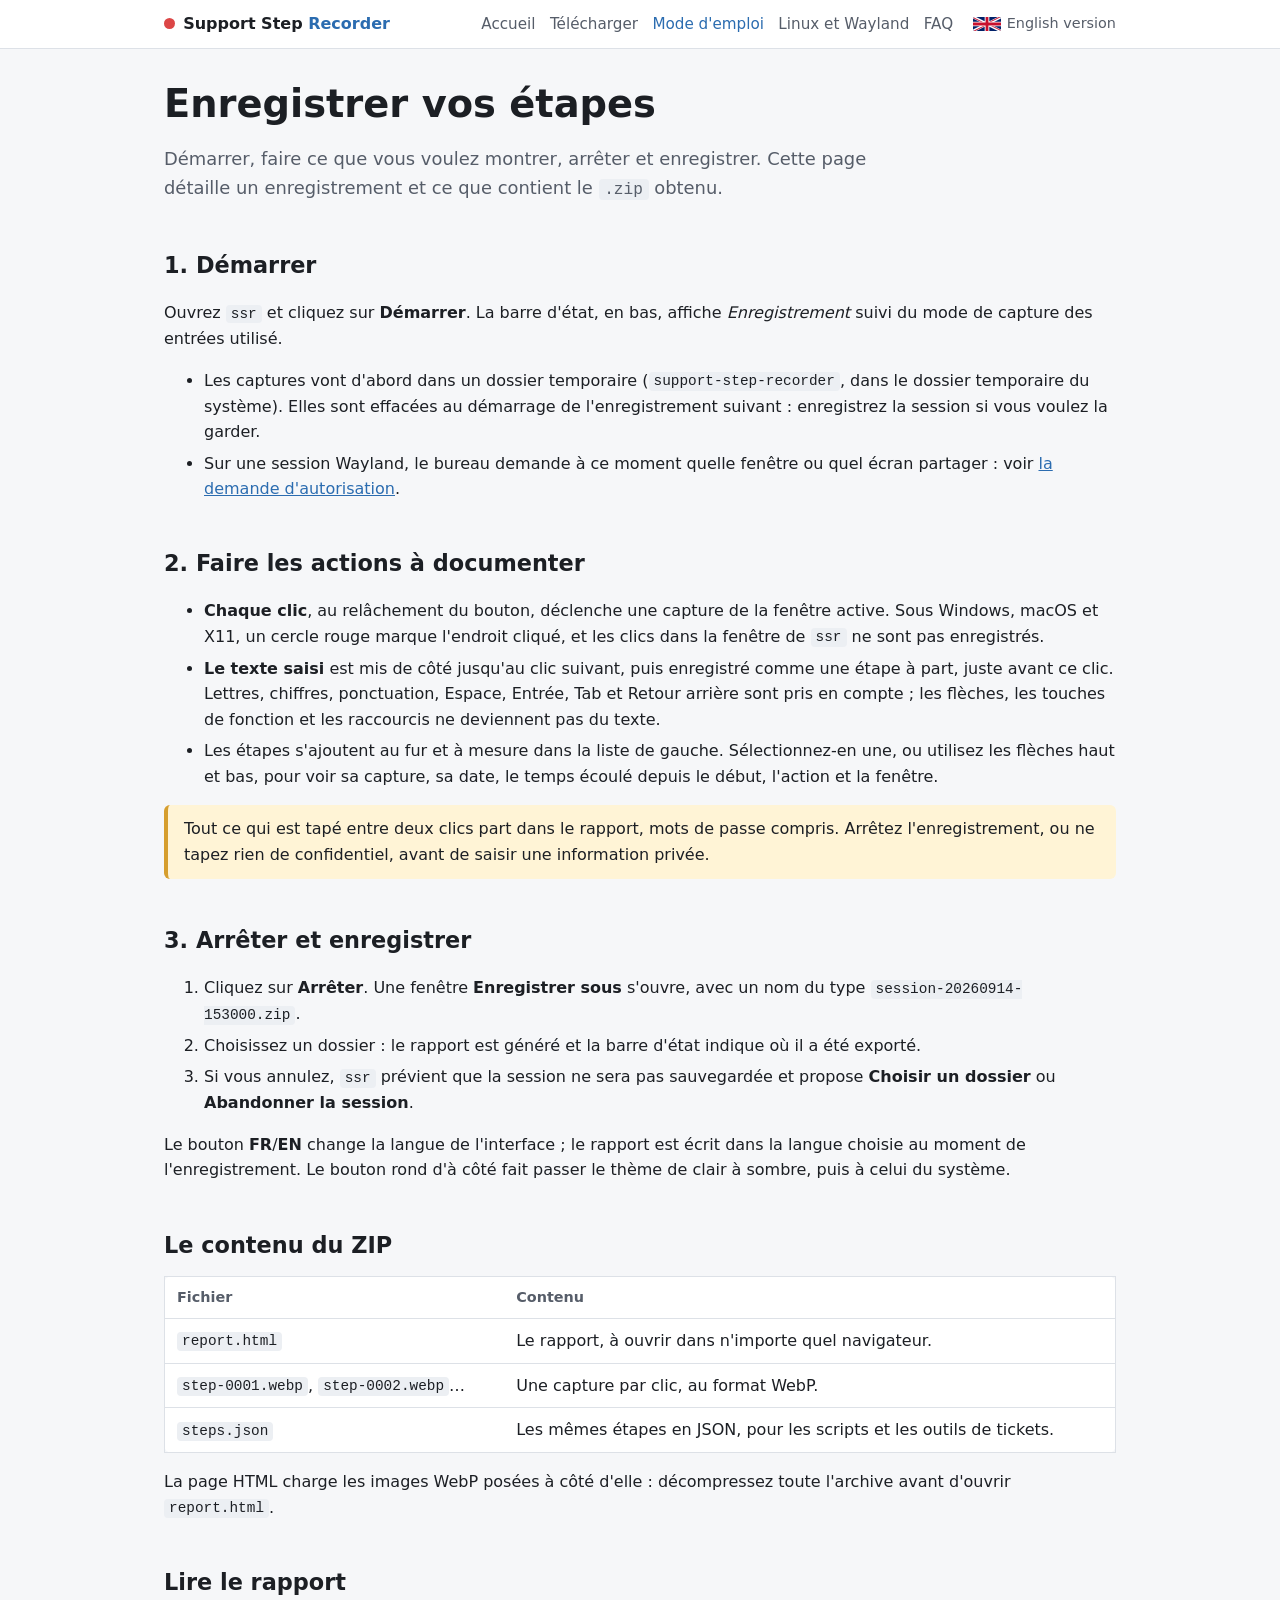
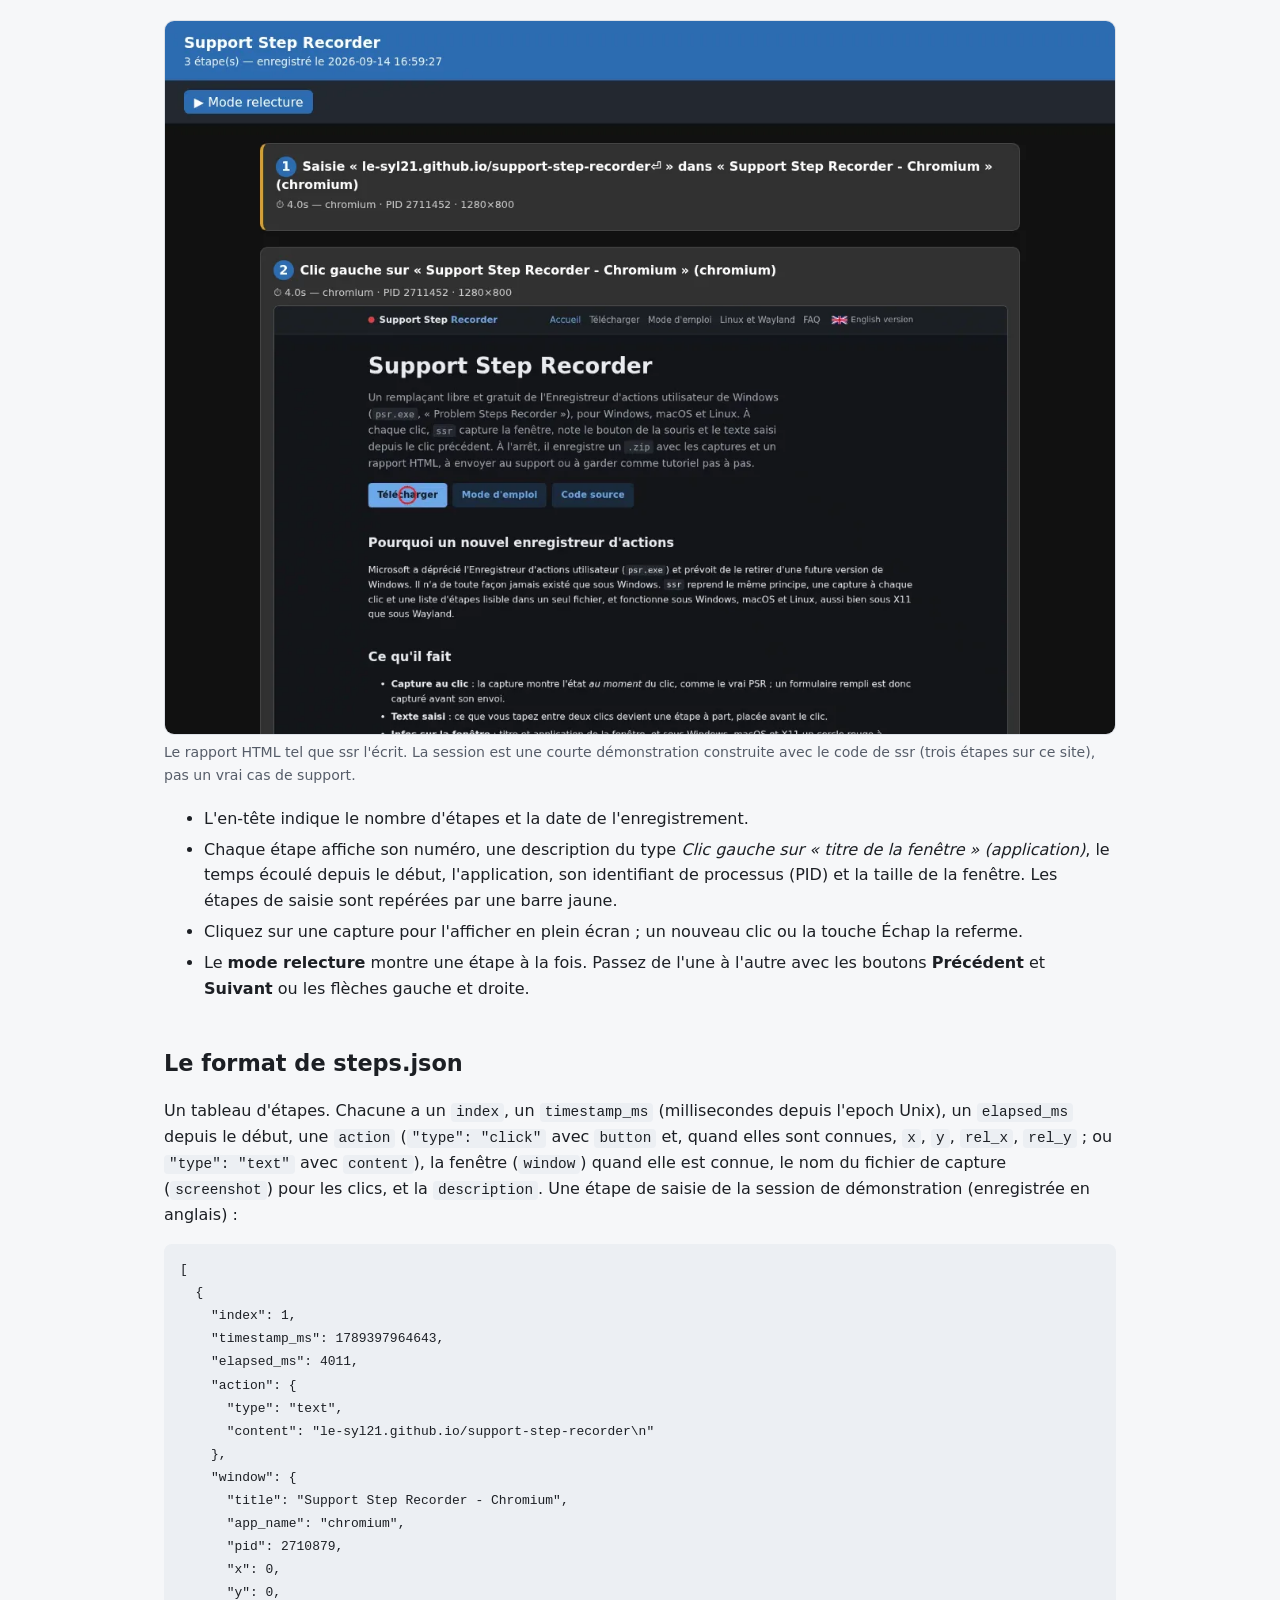
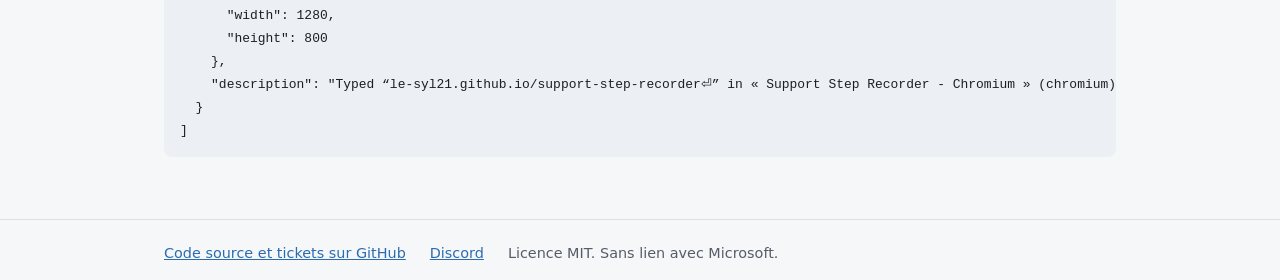
<file: docs/fr/guide.html>
<!doctype html>
<html lang="fr">
<head>
<meta charset="utf-8">
<meta name="viewport" content="width=device-width, initial-scale=1">
<title>Comment enregistrer les étapes pour reproduire un problème – mode d&#x27;emploi de Support Step Recorder</title>
<meta name="description" content="Enregistrez vos clics et votre saisie avec Support Step Recorder, sauvegardez-les en ZIP et lisez le rapport HTML : mode relecture, zoom, steps.json. Le principe de psr.exe, sous Windows, macOS et Linux.">
<link rel="canonical" href="https://le-syl21.github.io/support-step-recorder/fr/guide.html">
<link rel="alternate" hreflang="en" href="https://le-syl21.github.io/support-step-recorder/guide.html">
<link rel="alternate" hreflang="fr" href="https://le-syl21.github.io/support-step-recorder/fr/guide.html">
<link rel="alternate" hreflang="x-default" href="https://le-syl21.github.io/support-step-recorder/guide.html">
<meta property="og:type" content="website">
<meta property="og:site_name" content="Support Step Recorder">
<meta property="og:title" content="Comment enregistrer les étapes pour reproduire un problème – mode d&#x27;emploi de Support Step Recorder">
<meta property="og:description" content="Enregistrez vos clics et votre saisie avec Support Step Recorder, sauvegardez-les en ZIP et lisez le rapport HTML : mode relecture, zoom, steps.json. Le principe de psr.exe, sous Windows, macOS et Linux.">
<meta property="og:url" content="https://le-syl21.github.io/support-step-recorder/fr/guide.html">
<meta property="og:image" content="https://le-syl21.github.io/support-step-recorder/img/og.jpg">
<meta property="og:image:width" content="1200">
<meta property="og:image:height" content="630">
<meta property="og:locale" content="fr_FR">
<meta property="og:locale:alternate" content="en_GB">
<meta name="twitter:card" content="summary_large_image">
<meta name="twitter:title" content="Comment enregistrer les étapes pour reproduire un problème – mode d&#x27;emploi de Support Step Recorder">
<meta name="twitter:description" content="Enregistrez vos clics et votre saisie avec Support Step Recorder, sauvegardez-les en ZIP et lisez le rapport HTML : mode relecture, zoom, steps.json. Le principe de psr.exe, sous Windows, macOS et Linux.">
<meta name="twitter:image" content="https://le-syl21.github.io/support-step-recorder/img/og.jpg">
<link rel="icon" href="data:image/svg+xml,<svg xmlns='http://www.w3.org/2000/svg' viewBox='0 0 16 16'><circle cx='8' cy='8' r='7' fill='%23dc4646'/></svg>">
<link rel="stylesheet" href="../style.css">
<script type="application/ld+json">{"@context": "https://schema.org", "@type": "WebPage", "name": "Comment enregistrer les étapes pour reproduire un problème – mode d'emploi de Support Step Recorder", "description": "Enregistrez vos clics et votre saisie avec Support Step Recorder, sauvegardez-les en ZIP et lisez le rapport HTML : mode relecture, zoom, steps.json. Le principe de psr.exe, sous Windows, macOS et Linux.", "url": "https://le-syl21.github.io/support-step-recorder/fr/guide.html", "inLanguage": "fr", "about": {"@type": "SoftwareApplication", "name": "Support Step Recorder", "alternateName": "ssr", "description": "Alternative libre et gratuite à l'Enregistreur d'actions utilisateur de Windows (psr.exe).", "operatingSystem": "Windows, macOS, Linux", "applicationCategory": "UtilitiesApplication", "offers": {"@type": "Offer", "price": "0", "priceCurrency": "EUR"}, "isAccessibleForFree": true, "license": "https://opensource.org/licenses/MIT", "downloadUrl": "https://le-syl21.github.io/support-step-recorder/fr/download.html", "codeRepository": "https://github.com/Le-Syl21/support-step-recorder", "url": "https://le-syl21.github.io/support-step-recorder/fr/", "inLanguage": ["en", "fr"]}}</script>
</head>
<body>
<header class="site"><div class="wrap">
<a class="brand" href="../fr/">Support Step <span>Recorder</span></a>
<nav class="main"><a href="../fr/">Accueil</a><a href="../fr/download.html">Télécharger</a><a href="../fr/guide.html" aria-current="page">Mode d'emploi</a><a href="../fr/linux-wayland.html">Linux et Wayland</a><a href="../fr/faq.html">FAQ</a></nav>
<a class="lang" href="../guide.html" hreflang="en"><img src="../img/gb.svg" alt="GB" width="21" height="14">English version</a>
</div></header>
<main><div class="wrap">
<h1>Enregistrer vos étapes</h1>
<p class="lead">Démarrer, faire ce que vous voulez montrer, arrêter et enregistrer. Cette page détaille un
enregistrement et ce que contient le <code>.zip</code> obtenu.</p>

<h2>1. Démarrer</h2>
<p>Ouvrez <code>ssr</code> et cliquez sur <strong>Démarrer</strong>. La barre d'état, en bas, affiche
<em>Enregistrement</em> suivi du mode de capture des entrées utilisé.</p>
<ul>
<li>Les captures vont d'abord dans un dossier temporaire (<code>support-step-recorder</code>, dans le dossier
temporaire du système). Elles sont effacées au démarrage de l'enregistrement suivant : enregistrez la session si vous
voulez la garder.</li>
<li>Sur une session Wayland, le bureau demande à ce moment quelle fenêtre ou quel écran partager : voir
<a href="../fr/linux-wayland.html#portal">la demande d'autorisation</a>.</li>
</ul>

<h2>2. Faire les actions à documenter</h2>
<ul>
<li><strong>Chaque clic</strong>, au relâchement du bouton, déclenche une capture de la fenêtre active. Sous Windows,
macOS et X11, un cercle rouge marque l'endroit cliqué, et les clics dans la fenêtre de <code>ssr</code> ne sont pas
enregistrés.</li>
<li><strong>Le texte saisi</strong> est mis de côté jusqu'au clic suivant, puis enregistré comme une étape à part,
juste avant ce clic. Lettres, chiffres, ponctuation, Espace, Entrée, Tab et Retour arrière sont pris en compte ; les
flèches, les touches de fonction et les raccourcis ne deviennent pas du texte.</li>
<li>Les étapes s'ajoutent au fur et à mesure dans la liste de gauche. Sélectionnez-en une, ou utilisez les flèches
haut et bas, pour voir sa capture, sa date, le temps écoulé depuis le début, l'action et la fenêtre.</li>
</ul>
<div class="note">Tout ce qui est tapé entre deux clics part dans le rapport, mots de passe compris. Arrêtez
l'enregistrement, ou ne tapez rien de confidentiel, avant de saisir une information privée.</div>

<h2>3. Arrêter et enregistrer</h2>
<ol>
<li>Cliquez sur <strong>Arrêter</strong>. Une fenêtre <strong>Enregistrer sous</strong> s'ouvre, avec un nom du type
<code>session-20260914-153000.zip</code>.</li>
<li>Choisissez un dossier : le rapport est généré et la barre d'état indique où il a été exporté.</li>
<li>Si vous annulez, <code>ssr</code> prévient que la session ne sera pas sauvegardée et propose <strong>Choisir un
dossier</strong> ou <strong>Abandonner la session</strong>.</li>
</ol>
<p>Le bouton <strong>FR</strong>/<strong>EN</strong> change la langue de l'interface ; le rapport est écrit dans la
langue choisie au moment de l'enregistrement. Le bouton rond d'à côté fait passer le thème de clair à sombre, puis à
celui du système.</p>

<h2 id="zip">Le contenu du ZIP</h2>
<div class="table"><table><thead><tr><th>Fichier</th><th>Contenu</th></tr></thead><tbody>
<tr><td><code>report.html</code></td><td>Le rapport, à ouvrir dans n'importe quel navigateur.</td></tr>
<tr><td><code>step-0001.webp</code>, <code>step-0002.webp</code>…</td><td>Une capture par clic, au format WebP.</td></tr>
<tr><td><code>steps.json</code></td><td>Les mêmes étapes en JSON, pour les scripts et les outils de tickets.</td></tr>
</tbody></table></div>
<p>La page HTML charge les images WebP posées à côté d'elle : décompressez toute l'archive avant d'ouvrir
<code>report.html</code>.</p>

<h2>Lire le rapport</h2>
<figure class="shot"><img src="../img/report-fr.webp" width="1200" height="900" loading="lazy" alt="Rapport HTML écrit par Support Step Recorder : étapes numérotées avec leur description et leur capture"><figcaption>Le rapport HTML tel que ssr l'écrit. La session est une courte démonstration construite avec le code de ssr (trois étapes sur ce site), pas un vrai cas de support.</figcaption></figure>
<ul>
<li>L'en-tête indique le nombre d'étapes et la date de l'enregistrement.</li>
<li>Chaque étape affiche son numéro, une description du type <em>Clic gauche sur « titre de la fenêtre » (application)</em>, le temps
écoulé depuis le début, l'application, son identifiant de processus (PID) et la taille de la fenêtre. Les étapes de
saisie sont repérées par une barre jaune.</li>
<li>Cliquez sur une capture pour l'afficher en plein écran ; un nouveau clic ou la touche Échap la referme.</li>
<li>Le <strong>mode relecture</strong> montre une étape à la fois. Passez de l'une à l'autre avec les boutons
<strong>Précédent</strong> et <strong>Suivant</strong> ou les flèches gauche et droite.</li>
</ul>

<h2>Le format de steps.json</h2>
<p>Un tableau d'étapes. Chacune a un <code>index</code>, un <code>timestamp_ms</code> (millisecondes depuis l'epoch
Unix), un <code>elapsed_ms</code> depuis le début, une <code>action</code> (<code>"type": "click"</code> avec
<code>button</code> et, quand elles sont connues, <code>x</code>, <code>y</code>, <code>rel_x</code>,
<code>rel_y</code> ; ou <code>"type": "text"</code> avec <code>content</code>), la fenêtre (<code>window</code>)
quand elle est connue, le nom du fichier de capture (<code>screenshot</code>) pour les clics, et la
<code>description</code>. Une étape de saisie de la session de démonstration (enregistrée en anglais) :</p>
<pre><code>[
  {
    &quot;index&quot;: 1,
    &quot;timestamp_ms&quot;: 1789397964643,
    &quot;elapsed_ms&quot;: 4011,
    &quot;action&quot;: {
      &quot;type&quot;: &quot;text&quot;,
      &quot;content&quot;: &quot;le-syl21.github.io/support-step-recorder\n&quot;
    },
    &quot;window&quot;: {
      &quot;title&quot;: &quot;Support Step Recorder - Chromium&quot;,
      &quot;app_name&quot;: &quot;chromium&quot;,
      &quot;pid&quot;: 2710879,
      &quot;x&quot;: 0,
      &quot;y&quot;: 0,
      &quot;width&quot;: 1280,
      &quot;height&quot;: 800
    },
    &quot;description&quot;: &quot;Typed “le-syl21.github.io/support-step-recorder⏎” in « Support Step Recorder - Chromium » (chromium)&quot;
  }
]</code></pre>
</div></main>
<footer class="site"><div class="wrap">
<a href="https://github.com/Le-Syl21/support-step-recorder">Code source et tickets sur GitHub</a>
<a href="https://discord.gg/T37DYHmt2j">Discord</a>
<span>Licence MIT. Sans lien avec Microsoft.</span>
</div></footer>
</body>
</html>
</file>
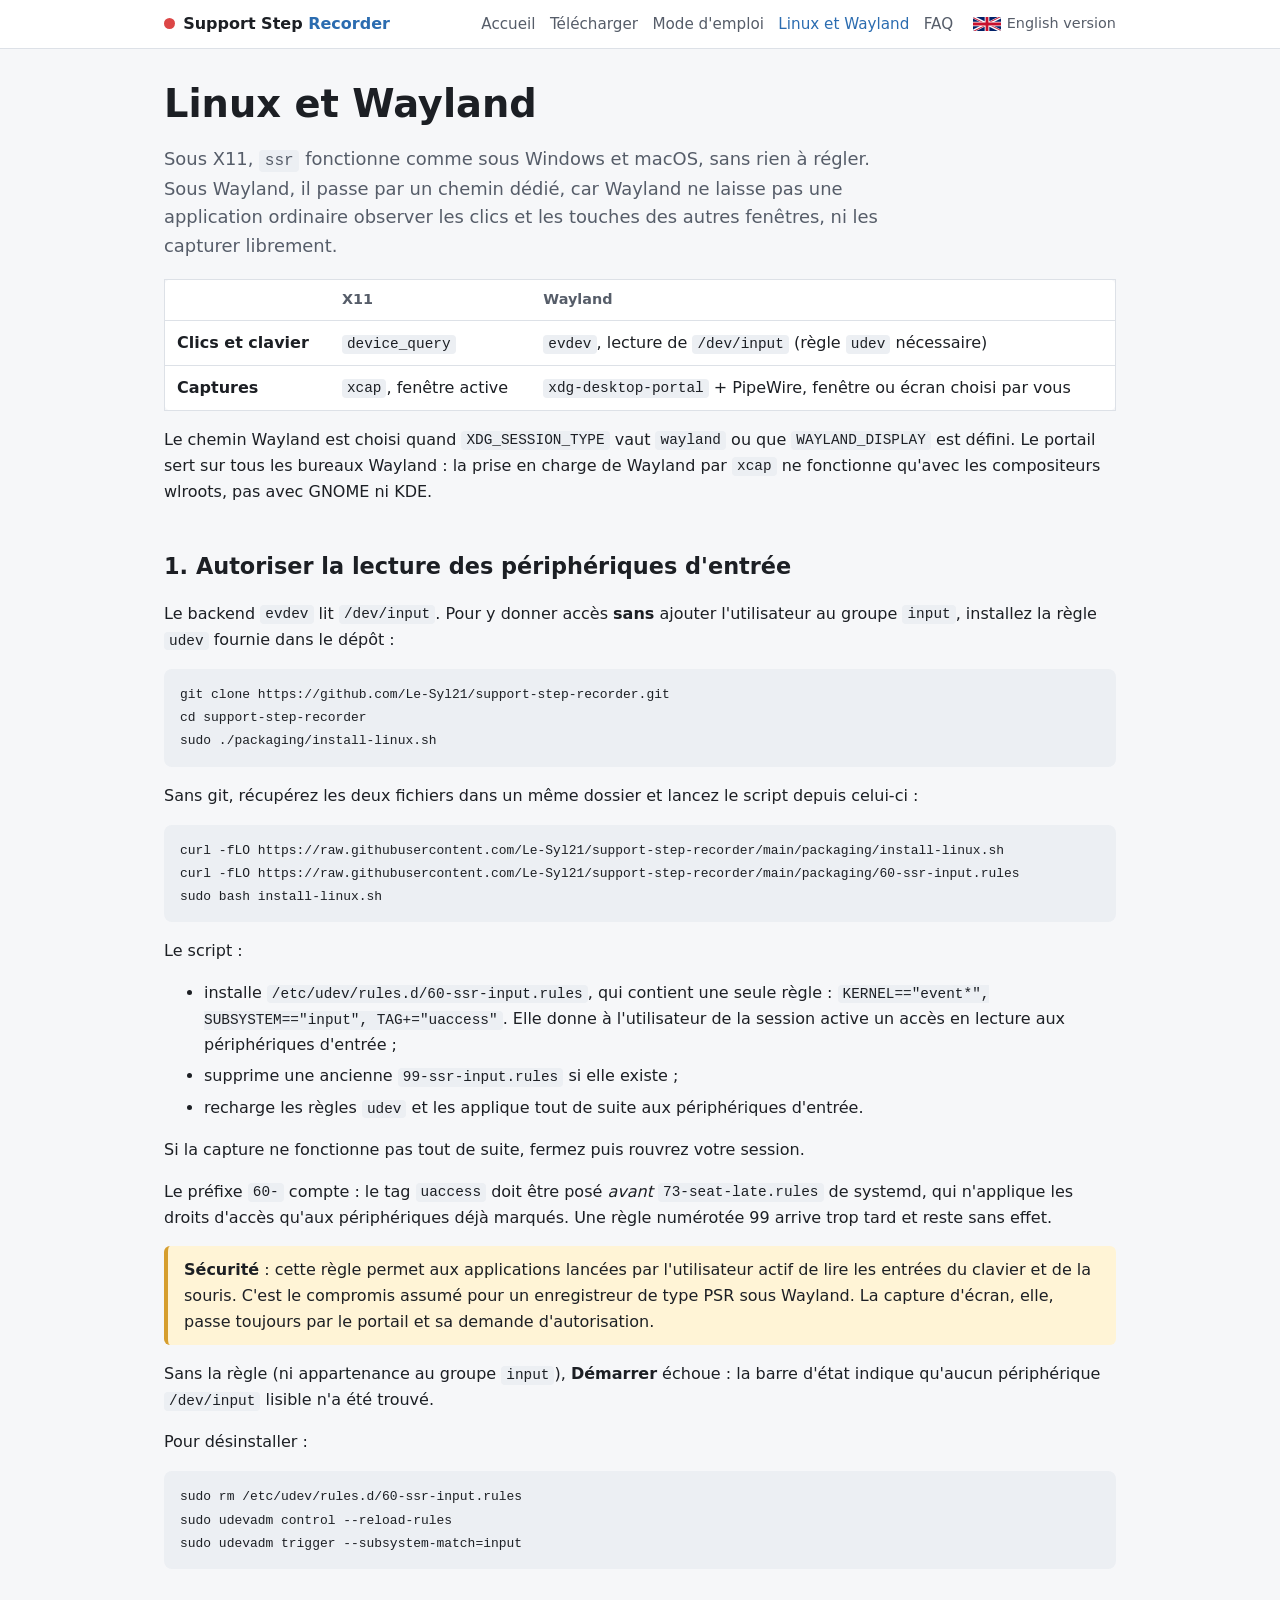
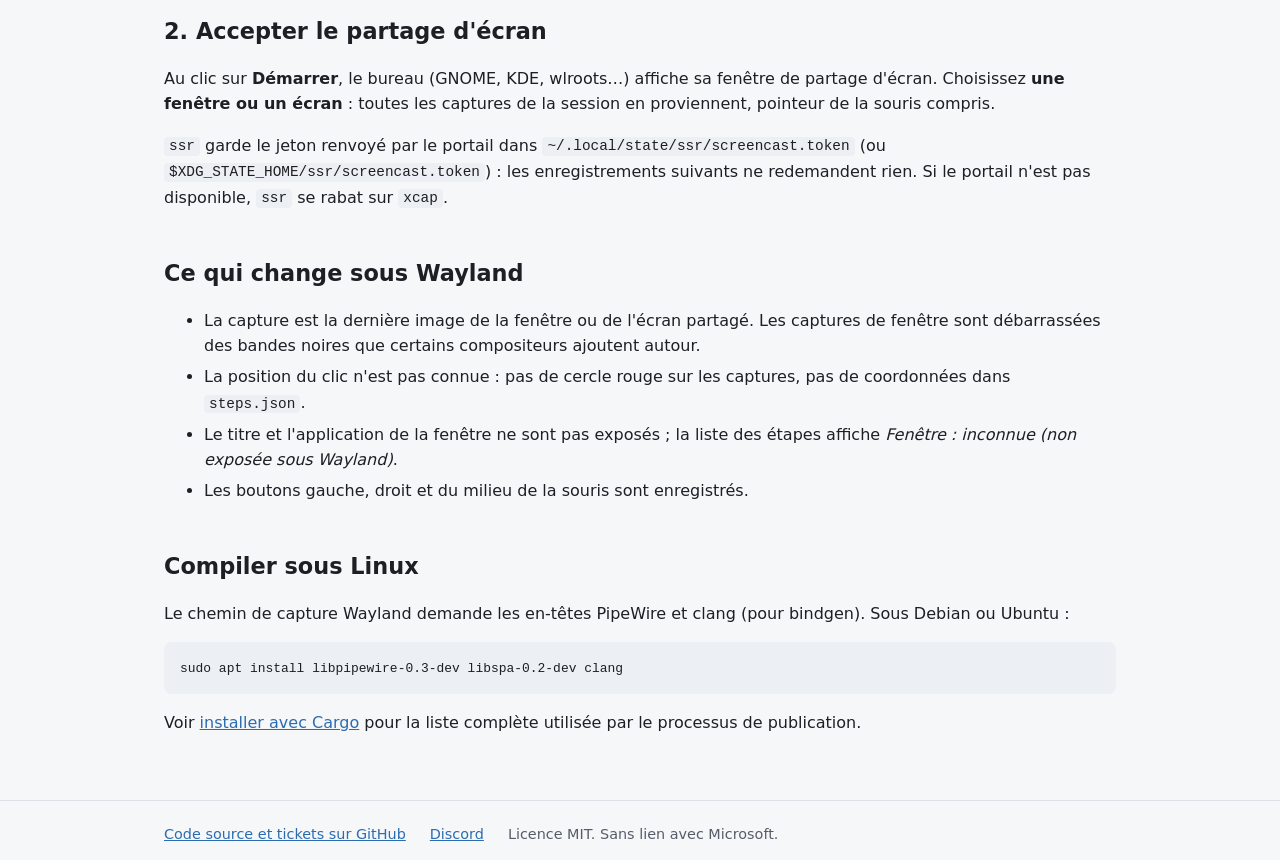
<file: docs/fr/linux-wayland.html>
<!doctype html>
<html lang="fr">
<head>
<meta charset="utf-8">
<meta name="viewport" content="width=device-width, initial-scale=1">
<title>Enregistreur d&#x27;actions pour Linux et Wayland (GNOME, KDE) – mise en place de Support Step Recorder</title>
<meta name="description" content="Enregistrer ses actions sous Linux, X11 ou Wayland, avec Support Step Recorder : la règle udev pour /dev/input (60-ssr-input.rules, install-linux.sh), l&#x27;autorisation xdg-desktop-portal et la capture PipeWire.">
<link rel="canonical" href="https://le-syl21.github.io/support-step-recorder/fr/linux-wayland.html">
<link rel="alternate" hreflang="en" href="https://le-syl21.github.io/support-step-recorder/linux-wayland.html">
<link rel="alternate" hreflang="fr" href="https://le-syl21.github.io/support-step-recorder/fr/linux-wayland.html">
<link rel="alternate" hreflang="x-default" href="https://le-syl21.github.io/support-step-recorder/linux-wayland.html">
<meta property="og:type" content="website">
<meta property="og:site_name" content="Support Step Recorder">
<meta property="og:title" content="Enregistreur d&#x27;actions pour Linux et Wayland (GNOME, KDE) – mise en place de Support Step Recorder">
<meta property="og:description" content="Enregistrer ses actions sous Linux, X11 ou Wayland, avec Support Step Recorder : la règle udev pour /dev/input (60-ssr-input.rules, install-linux.sh), l&#x27;autorisation xdg-desktop-portal et la capture PipeWire.">
<meta property="og:url" content="https://le-syl21.github.io/support-step-recorder/fr/linux-wayland.html">
<meta property="og:image" content="https://le-syl21.github.io/support-step-recorder/img/og.jpg">
<meta property="og:image:width" content="1200">
<meta property="og:image:height" content="630">
<meta property="og:locale" content="fr_FR">
<meta property="og:locale:alternate" content="en_GB">
<meta name="twitter:card" content="summary_large_image">
<meta name="twitter:title" content="Enregistreur d&#x27;actions pour Linux et Wayland (GNOME, KDE) – mise en place de Support Step Recorder">
<meta name="twitter:description" content="Enregistrer ses actions sous Linux, X11 ou Wayland, avec Support Step Recorder : la règle udev pour /dev/input (60-ssr-input.rules, install-linux.sh), l&#x27;autorisation xdg-desktop-portal et la capture PipeWire.">
<meta name="twitter:image" content="https://le-syl21.github.io/support-step-recorder/img/og.jpg">
<link rel="icon" href="data:image/svg+xml,<svg xmlns='http://www.w3.org/2000/svg' viewBox='0 0 16 16'><circle cx='8' cy='8' r='7' fill='%23dc4646'/></svg>">
<link rel="stylesheet" href="../style.css">
<script type="application/ld+json">{"@context": "https://schema.org", "@type": "WebPage", "name": "Enregistreur d'actions pour Linux et Wayland (GNOME, KDE) – mise en place de Support Step Recorder", "description": "Enregistrer ses actions sous Linux, X11 ou Wayland, avec Support Step Recorder : la règle udev pour /dev/input (60-ssr-input.rules, install-linux.sh), l'autorisation xdg-desktop-portal et la capture PipeWire.", "url": "https://le-syl21.github.io/support-step-recorder/fr/linux-wayland.html", "inLanguage": "fr", "about": {"@type": "SoftwareApplication", "name": "Support Step Recorder", "alternateName": "ssr", "description": "Alternative libre et gratuite à l'Enregistreur d'actions utilisateur de Windows (psr.exe).", "operatingSystem": "Windows, macOS, Linux", "applicationCategory": "UtilitiesApplication", "offers": {"@type": "Offer", "price": "0", "priceCurrency": "EUR"}, "isAccessibleForFree": true, "license": "https://opensource.org/licenses/MIT", "downloadUrl": "https://le-syl21.github.io/support-step-recorder/fr/download.html", "codeRepository": "https://github.com/Le-Syl21/support-step-recorder", "url": "https://le-syl21.github.io/support-step-recorder/fr/", "inLanguage": ["en", "fr"]}}</script>
</head>
<body>
<header class="site"><div class="wrap">
<a class="brand" href="../fr/">Support Step <span>Recorder</span></a>
<nav class="main"><a href="../fr/">Accueil</a><a href="../fr/download.html">Télécharger</a><a href="../fr/guide.html">Mode d'emploi</a><a href="../fr/linux-wayland.html" aria-current="page">Linux et Wayland</a><a href="../fr/faq.html">FAQ</a></nav>
<a class="lang" href="../linux-wayland.html" hreflang="en"><img src="../img/gb.svg" alt="GB" width="21" height="14">English version</a>
</div></header>
<main><div class="wrap">
<h1>Linux et Wayland</h1>
<p class="lead">Sous X11, <code>ssr</code> fonctionne comme sous Windows et macOS, sans rien à régler. Sous Wayland,
il passe par un chemin dédié, car Wayland ne laisse pas une application ordinaire observer les clics et les touches
des autres fenêtres, ni les capturer librement.</p>

<div class="table"><table><thead><tr><th></th><th>X11</th><th>Wayland</th></tr></thead><tbody>
<tr><td><strong>Clics et clavier</strong></td><td><code>device_query</code></td><td><code>evdev</code>, lecture de <code>/dev/input</code> (règle <code>udev</code> nécessaire)</td></tr>
<tr><td><strong>Captures</strong></td><td><code>xcap</code>, fenêtre active</td><td><code>xdg-desktop-portal</code> + PipeWire, fenêtre ou écran choisi par vous</td></tr>
</tbody></table></div>
<p>Le chemin Wayland est choisi quand <code>XDG_SESSION_TYPE</code> vaut <code>wayland</code> ou que
<code>WAYLAND_DISPLAY</code> est défini. Le portail sert sur tous les bureaux Wayland : la prise en charge de Wayland
par <code>xcap</code> ne fonctionne qu'avec les compositeurs wlroots, pas avec GNOME ni KDE.</p>

<h2 id="udev">1. Autoriser la lecture des périphériques d'entrée</h2>
<p>Le backend <code>evdev</code> lit <code>/dev/input</code>. Pour y donner accès <strong>sans</strong> ajouter
l'utilisateur au groupe <code>input</code>, installez la règle <code>udev</code> fournie dans le dépôt :</p>
<pre><code>git clone https://github.com/Le-Syl21/support-step-recorder.git
cd support-step-recorder
sudo ./packaging/install-linux.sh</code></pre>
<p>Sans git, récupérez les deux fichiers dans un même dossier et lancez le script depuis celui-ci :</p>
<pre><code>curl -fLO https://raw.githubusercontent.com/Le-Syl21/support-step-recorder/main/packaging/install-linux.sh
curl -fLO https://raw.githubusercontent.com/Le-Syl21/support-step-recorder/main/packaging/60-ssr-input.rules
sudo bash install-linux.sh</code></pre>
<p>Le script :</p>
<ul>
<li>installe <code>/etc/udev/rules.d/60-ssr-input.rules</code>, qui contient une seule règle :
<code>KERNEL==&quot;event*&quot;, SUBSYSTEM==&quot;input&quot;, TAG+=&quot;uaccess&quot;</code>. Elle donne à l'utilisateur de la session active un accès en lecture aux
périphériques d'entrée ;</li>
<li>supprime une ancienne <code>99-ssr-input.rules</code> si elle existe ;</li>
<li>recharge les règles <code>udev</code> et les applique tout de suite aux périphériques d'entrée.</li>
</ul>
<p>Si la capture ne fonctionne pas tout de suite, fermez puis rouvrez votre session.</p>
<p>Le préfixe <code>60-</code> compte : le tag <code>uaccess</code> doit être posé <em>avant</em>
<code>73-seat-late.rules</code> de systemd, qui n'applique les droits d'accès qu'aux périphériques déjà marqués. Une
règle numérotée 99 arrive trop tard et reste sans effet.</p>
<div class="note"><strong>Sécurité</strong> : cette règle permet aux applications lancées par l'utilisateur actif de
lire les entrées du clavier et de la souris. C'est le compromis assumé pour un enregistreur de type PSR sous Wayland.
La capture d'écran, elle, passe toujours par le portail et sa demande d'autorisation.</div>
<p>Sans la règle (ni appartenance au groupe <code>input</code>), <strong>Démarrer</strong> échoue : la barre d'état
indique qu'aucun périphérique <code>/dev/input</code> lisible n'a été trouvé.</p>
<p>Pour désinstaller :</p>
<pre><code>sudo rm /etc/udev/rules.d/60-ssr-input.rules
sudo udevadm control --reload-rules
sudo udevadm trigger --subsystem-match=input</code></pre>

<h2 id="portal">2. Accepter le partage d'écran</h2>
<p>Au clic sur <strong>Démarrer</strong>, le bureau (GNOME, KDE, wlroots…) affiche sa fenêtre de partage d'écran.
Choisissez <strong>une fenêtre ou un écran</strong> : toutes les captures de la session en proviennent, pointeur de la
souris compris.</p>
<p><code>ssr</code> garde le jeton renvoyé par le portail dans <code>~/.local/state/ssr/screencast.token</code> (ou
<code>$XDG_STATE_HOME/ssr/screencast.token</code>) : les enregistrements suivants ne redemandent rien. Si le portail
n'est pas disponible, <code>ssr</code> se rabat sur <code>xcap</code>.</p>

<h2>Ce qui change sous Wayland</h2>
<ul>
<li>La capture est la dernière image de la fenêtre ou de l'écran partagé. Les captures de fenêtre sont débarrassées
des bandes noires que certains compositeurs ajoutent autour.</li>
<li>La position du clic n'est pas connue : pas de cercle rouge sur les captures, pas de coordonnées dans
<code>steps.json</code>.</li>
<li>Le titre et l'application de la fenêtre ne sont pas exposés ; la liste des étapes affiche
<em>Fenêtre : inconnue (non exposée sous Wayland)</em>.</li>
<li>Les boutons gauche, droit et du milieu de la souris sont enregistrés.</li>
</ul>

<h2>Compiler sous Linux</h2>
<p>Le chemin de capture Wayland demande les en-têtes PipeWire et clang (pour bindgen). Sous Debian ou Ubuntu :</p>
<pre><code>sudo apt install libpipewire-0.3-dev libspa-0.2-dev clang</code></pre>
<p>Voir <a href="../fr/download.html#cargo">installer avec Cargo</a> pour la liste complète utilisée par le processus de
publication.</p>
</div></main>
<footer class="site"><div class="wrap">
<a href="https://github.com/Le-Syl21/support-step-recorder">Code source et tickets sur GitHub</a>
<a href="https://discord.gg/T37DYHmt2j">Discord</a>
<span>Licence MIT. Sans lien avec Microsoft.</span>
</div></footer>
</body>
</html>
</file>
<file: docs/style.css>
:root {
  --bg: #f6f7f9;
  --surface: #ffffff;
  --text: #1c1f24;
  --muted: #565d69;
  --line: #dde1e7;
  --accent: #2b6cb0;
  --accent-strong: #235a94;
  --accent-soft: #e6eef8;
  --code-bg: #eceff3;
  --warn-bg: #fff4d6;
  --warn-line: #d69e2e;
}
@media (prefers-color-scheme: dark) {
  :root:not([data-theme="light"]) {
    --bg: #131519;
    --surface: #1b1e24;
    --text: #e9ecf1;
    --muted: #a2a9b5;
    --line: #313640;
    --accent: #6ea8e8;
    --accent-strong: #8dbbee;
    --accent-soft: #1c2a3b;
    --code-bg: #242830;
    --warn-bg: #3a2f12;
    --warn-line: #a88420;
  }
}
:root[data-theme="dark"] {
  --bg: #131519;
  --surface: #1b1e24;
  --text: #e9ecf1;
  --muted: #a2a9b5;
  --line: #313640;
  --accent: #6ea8e8;
  --accent-strong: #8dbbee;
  --accent-soft: #1c2a3b;
  --code-bg: #242830;
  --warn-bg: #3a2f12;
  --warn-line: #a88420;
}

* { box-sizing: border-box; }
html { -webkit-text-size-adjust: 100%; }
body {
  margin: 0;
  background: var(--bg);
  color: var(--text);
  font: 16px/1.6 system-ui, -apple-system, "Segoe UI", Roboto, "Helvetica Neue", Arial, sans-serif;
}
a { color: var(--accent); }
img { max-width: 100%; height: auto; }
code, pre { font-family: ui-monospace, SFMono-Regular, Menlo, Consolas, monospace; font-size: 0.9em; }
code { background: var(--code-bg); padding: 0.1em 0.35em; border-radius: 4px; overflow-wrap: anywhere; }
pre { background: var(--code-bg); padding: 0.9rem 1rem; border-radius: 8px; overflow-x: auto; }
pre code { background: none; padding: 0; overflow-wrap: normal; }

.wrap { max-width: 62rem; margin: 0 auto; padding-inline: 1.25rem; }

header.site { background: var(--surface); border-bottom: 1px solid var(--line); }
header.site .wrap { display: flex; flex-wrap: wrap; align-items: center; gap: 0.5rem 1.25rem; padding-block: 0.7rem; }
.brand { font-weight: 700; color: var(--text); text-decoration: none; margin-right: auto; }
.brand::before { content: ""; display: inline-block; width: 0.7rem; height: 0.7rem; border-radius: 50%; background: #dc4646; margin-right: 0.5rem; vertical-align: 0.02em; }
.brand span { color: var(--accent); }
nav.main { display: flex; flex-wrap: wrap; gap: 0.2rem 0.9rem; }
nav.main a { color: var(--muted); text-decoration: none; font-size: 0.95rem; }
nav.main a:hover, nav.main a[aria-current="page"] { color: var(--accent); }
.lang { display: inline-flex; align-items: center; gap: 0.35rem; font-size: 0.9rem; color: var(--muted); text-decoration: none; }
.lang img { height: 14px; width: auto; border-radius: 2px; }

main { padding-block: 2rem 3rem; }
h1 { font-size: clamp(1.7rem, 4vw, 2.4rem); line-height: 1.2; margin: 0 0 0.6rem; }
h2 { font-size: 1.4rem; margin: 2.4rem 0 0.8rem; padding-top: 0.4rem; }
h3 { font-size: 1.1rem; margin: 1.6rem 0 0.5rem; }
.lead { font-size: 1.12rem; color: var(--muted); max-width: 46rem; }
.actions { display: flex; flex-wrap: wrap; gap: 0.6rem; margin: 1.2rem 0; }
.actions .btn { font-size: 1rem; padding: 0.55rem 1rem; }

.cards { display: grid; grid-template-columns: repeat(auto-fit, minmax(13.5rem, 1fr)); gap: 1rem; margin-top: 1rem; }
.card { background: var(--surface); border: 1px solid var(--line); border-radius: 12px; padding: 1rem 1.1rem; display: flex; flex-direction: column; }
.card h3 { margin: 0 0 0.4rem; }
.card p { margin: 0 0 0.8rem; color: var(--muted); font-size: 0.95rem; flex: 1; }
.card a.more { font-weight: 600; text-decoration: none; }

figure.shot { margin: 1.2rem 0; }
figure.shot img { display: block; border: 1px solid var(--line); border-radius: 10px; }
figure.shot figcaption { font-size: 0.88rem; color: var(--muted); margin-top: 0.4rem; }

.table { overflow-x: auto; margin: 0.8rem 0; }
table { border-collapse: collapse; width: 100%; background: var(--surface); border: 1px solid var(--line); border-radius: 8px; }
th, td { text-align: left; padding: 0.55rem 0.75rem; border-bottom: 1px solid var(--line); vertical-align: top; }
th { font-size: 0.9rem; color: var(--muted); font-weight: 600; }
tr:last-child td { border-bottom: 0; }
td small { color: var(--muted); }
table.dl td { vertical-align: middle; }

.btn { display: inline-block; background: var(--accent); color: #fff; text-decoration: none; font-weight: 600; padding: 0.35rem 0.75rem; border-radius: 6px; font-size: 0.92rem; white-space: nowrap; }
.btn:hover { background: var(--accent-strong); }
.btn.ghost { background: var(--accent-soft); color: var(--accent); }
@media (prefers-color-scheme: dark) { :root:not([data-theme="light"]) .btn:not(.ghost) { color: #10151c; } }
:root[data-theme="dark"] .btn:not(.ghost) { color: #10151c; }

.note { background: var(--warn-bg); border-left: 4px solid var(--warn-line); padding: 0.7rem 1rem; border-radius: 6px; margin: 1rem 0; }
ol li, ul li { margin-bottom: 0.35rem; }
.faq h3 { margin-top: 1.8rem; }

footer.site { border-top: 1px solid var(--line); color: var(--muted); font-size: 0.9rem; }
footer.site .wrap { padding-block: 1.4rem; display: flex; flex-wrap: wrap; gap: 0.4rem 1.5rem; }

@media (max-width: 560px) {
  table.dl .btn { white-space: normal; overflow-wrap: anywhere; }
  td a { overflow-wrap: anywhere; }
}
</file>
